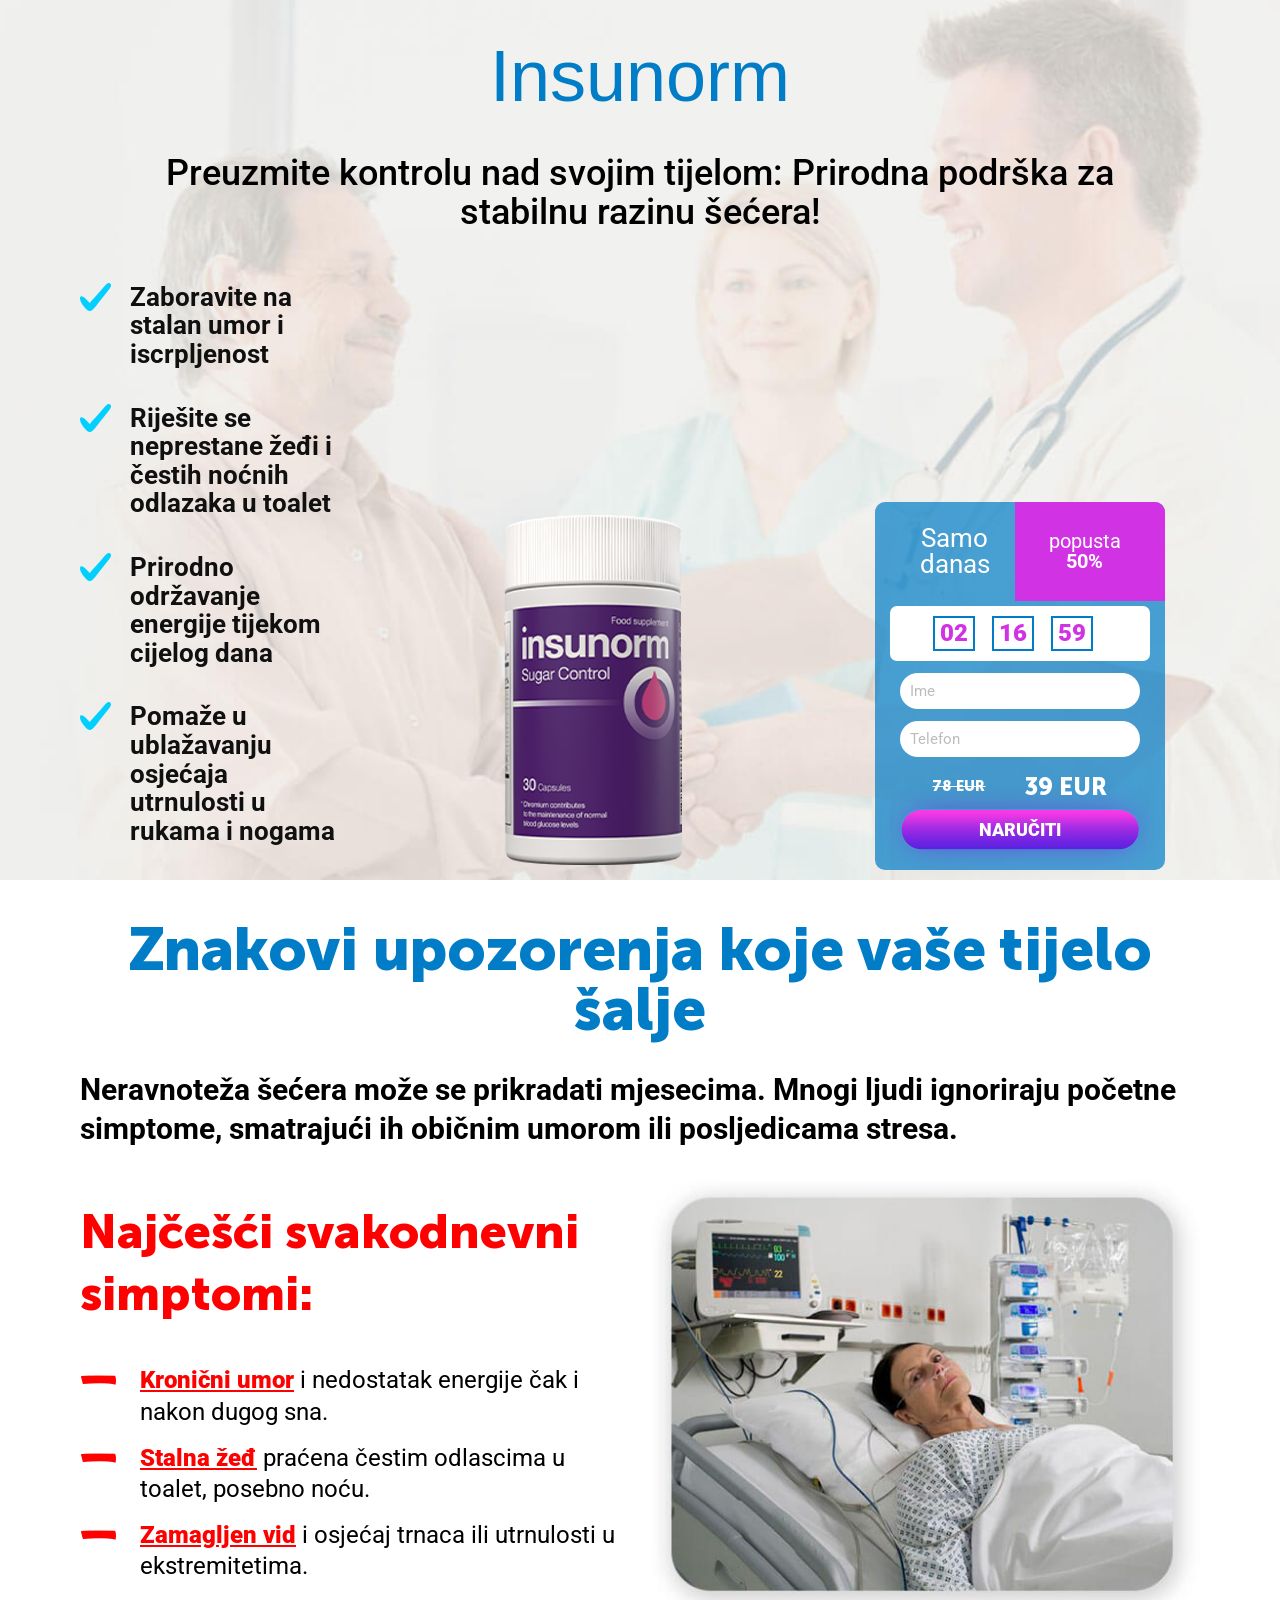
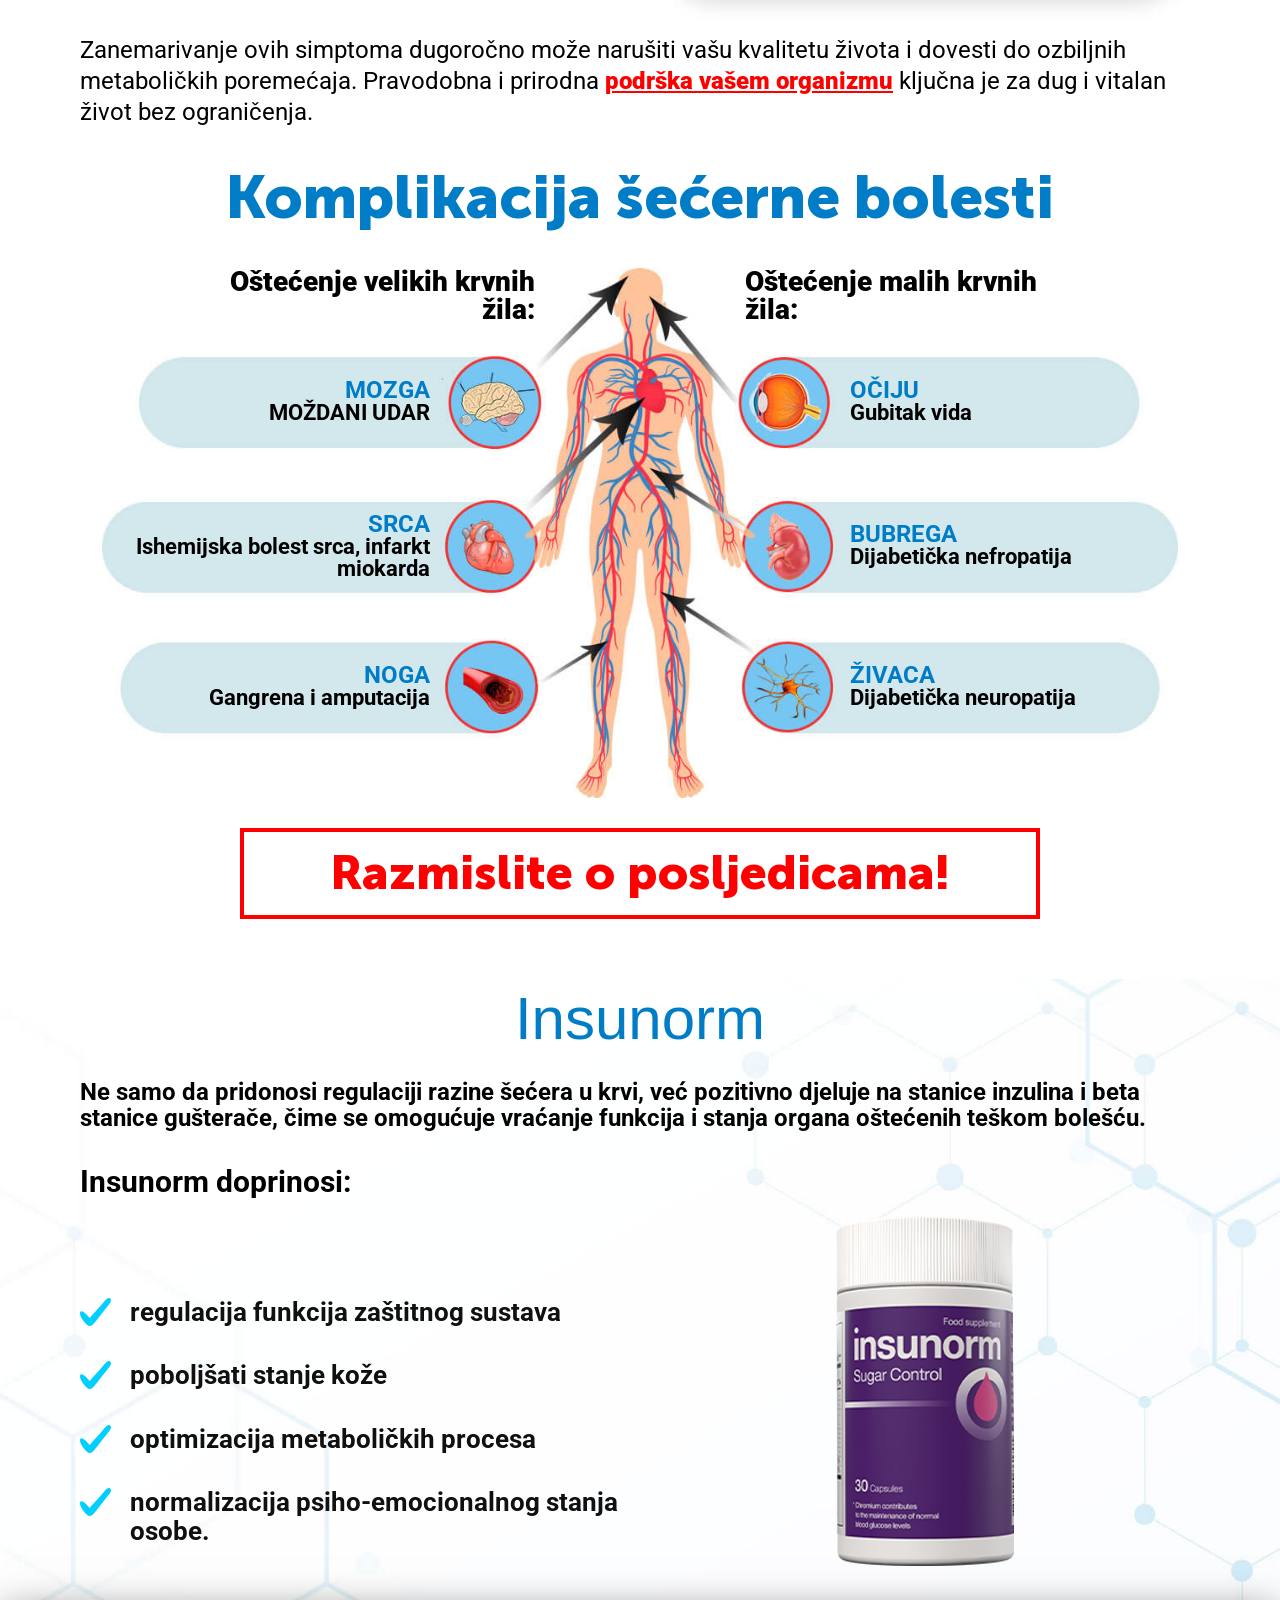
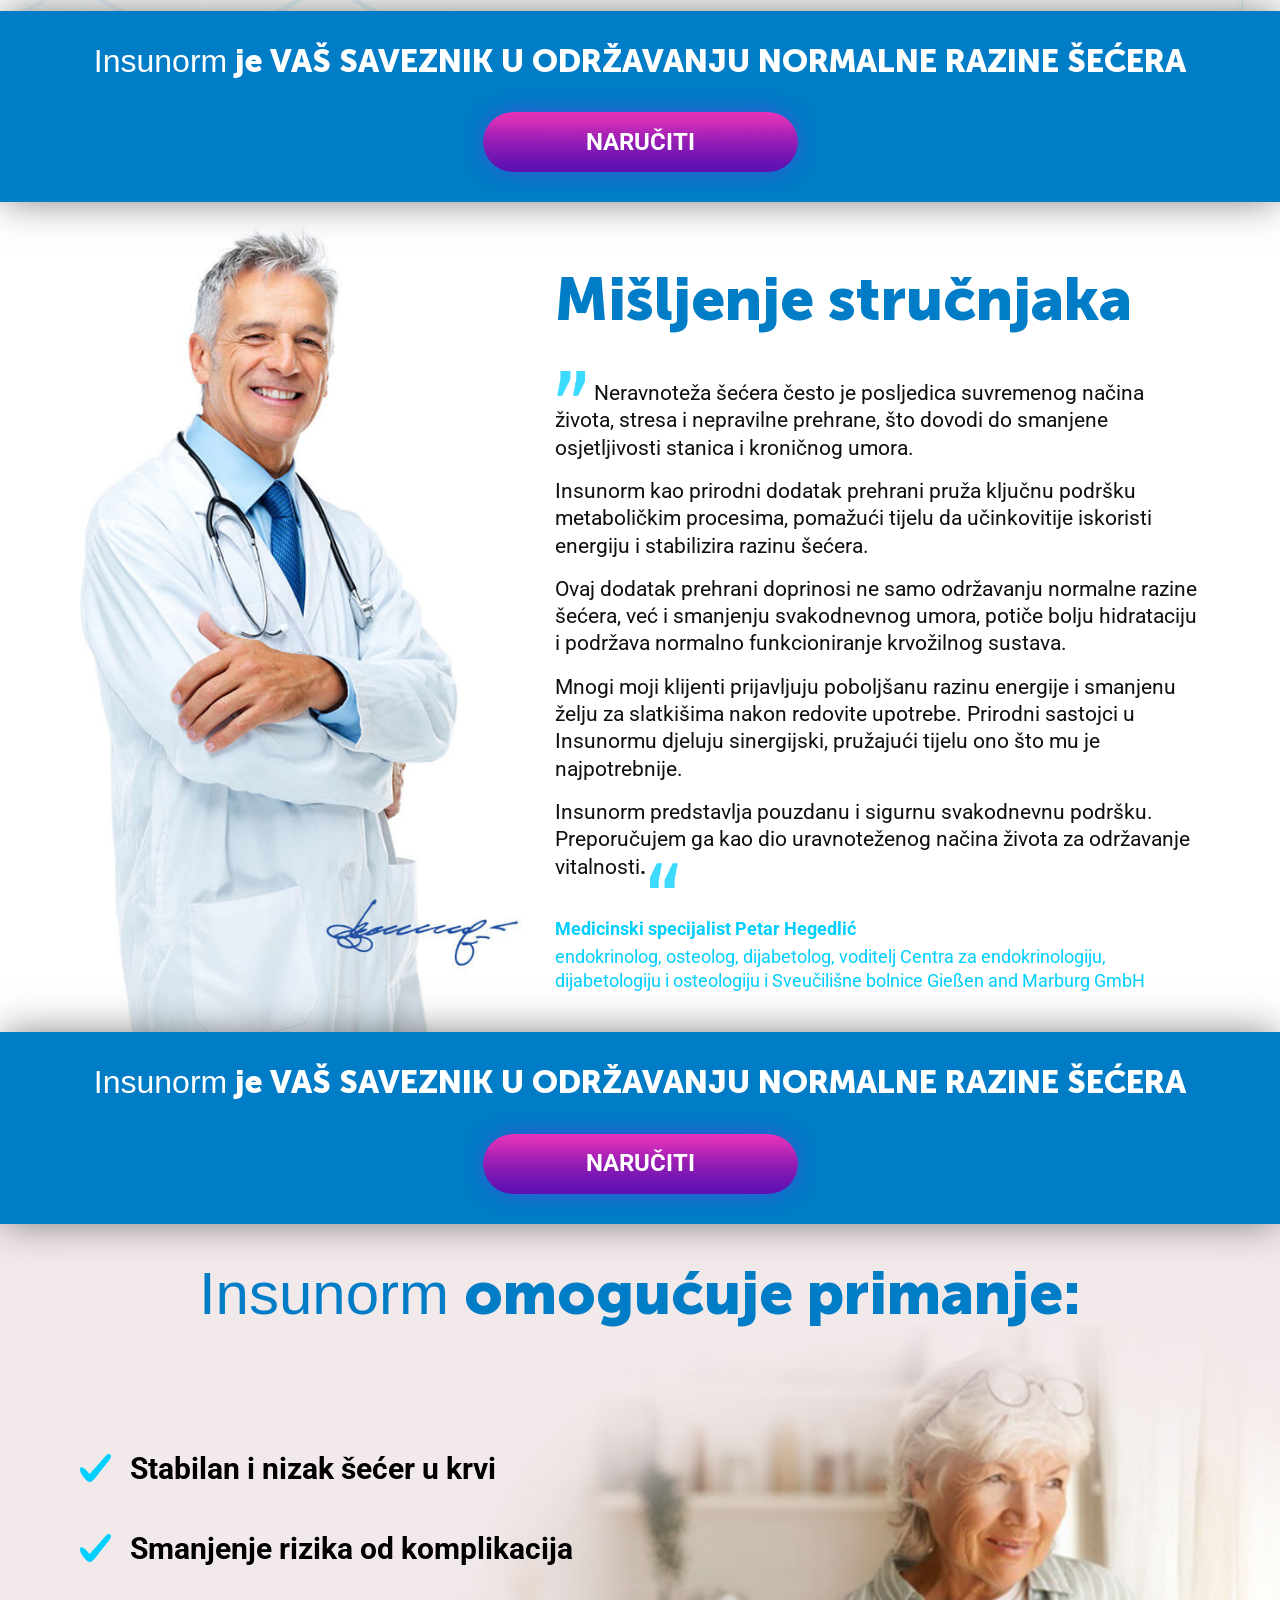
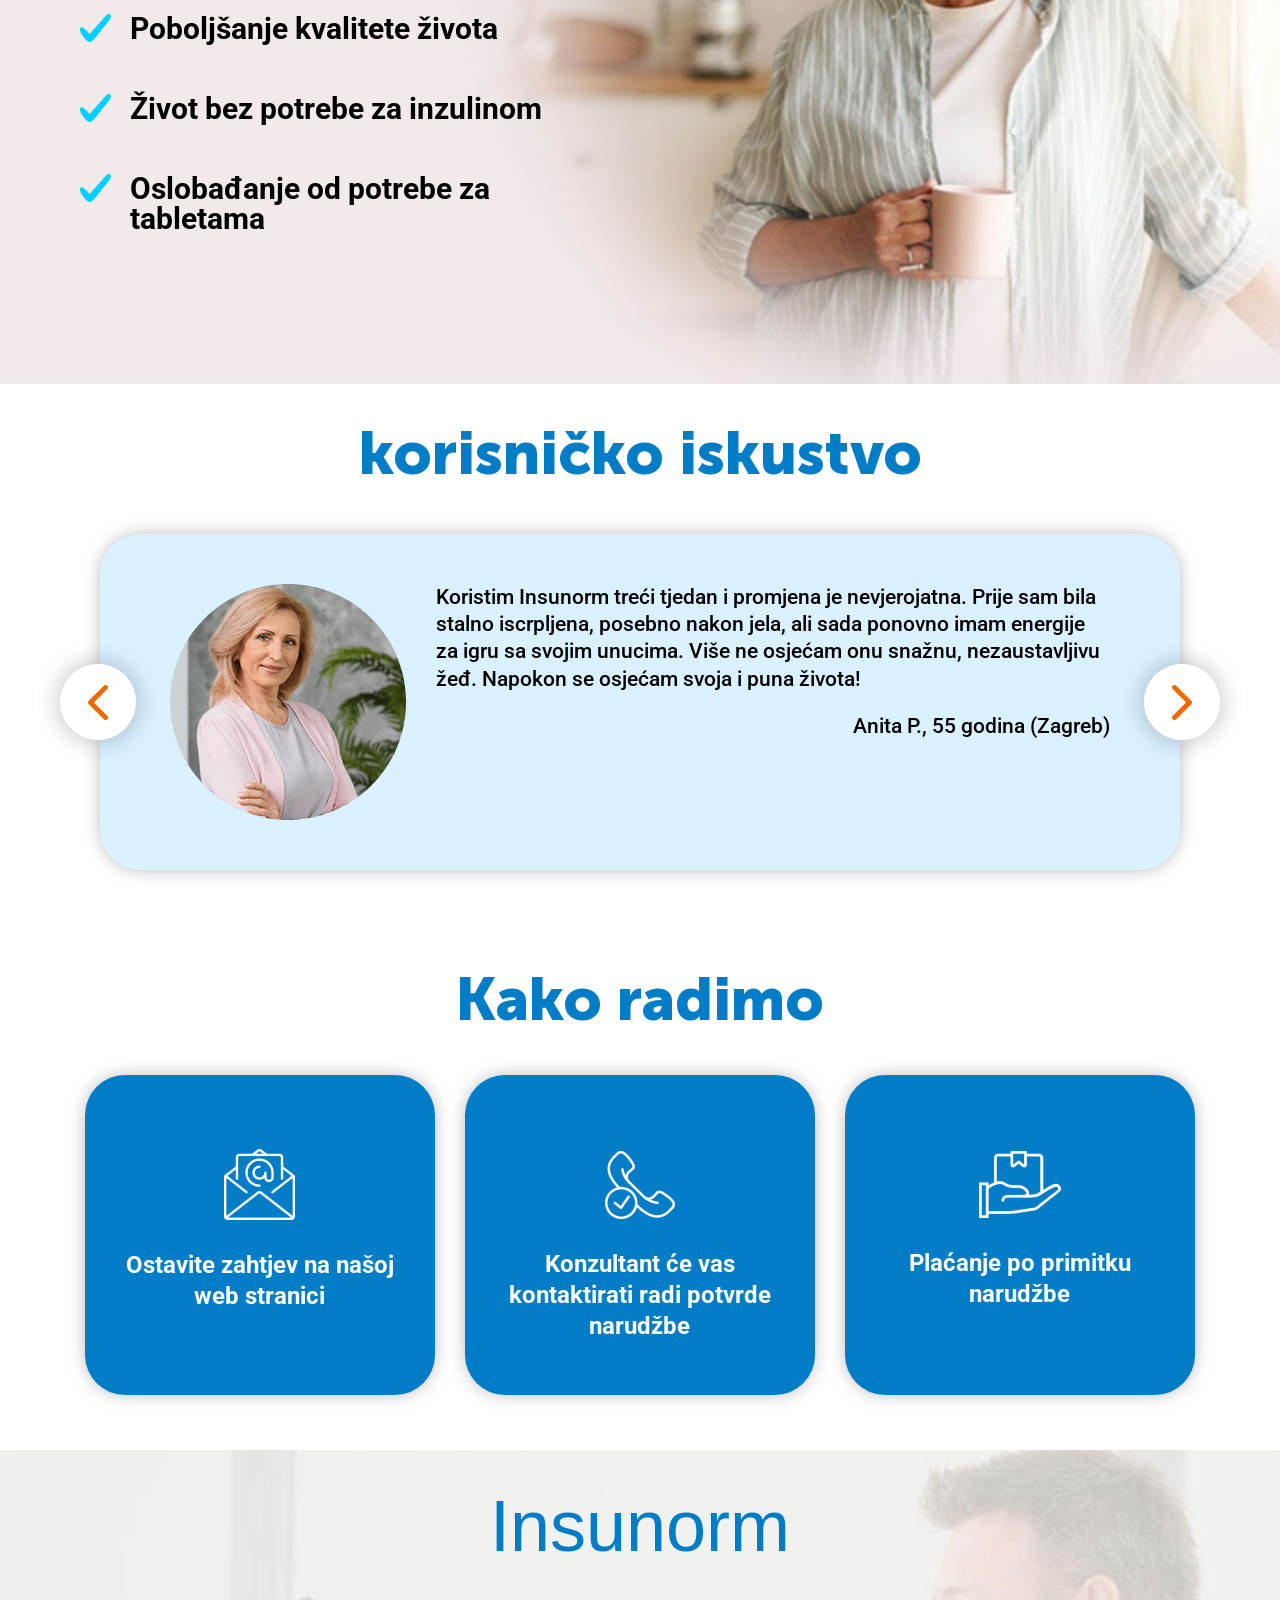
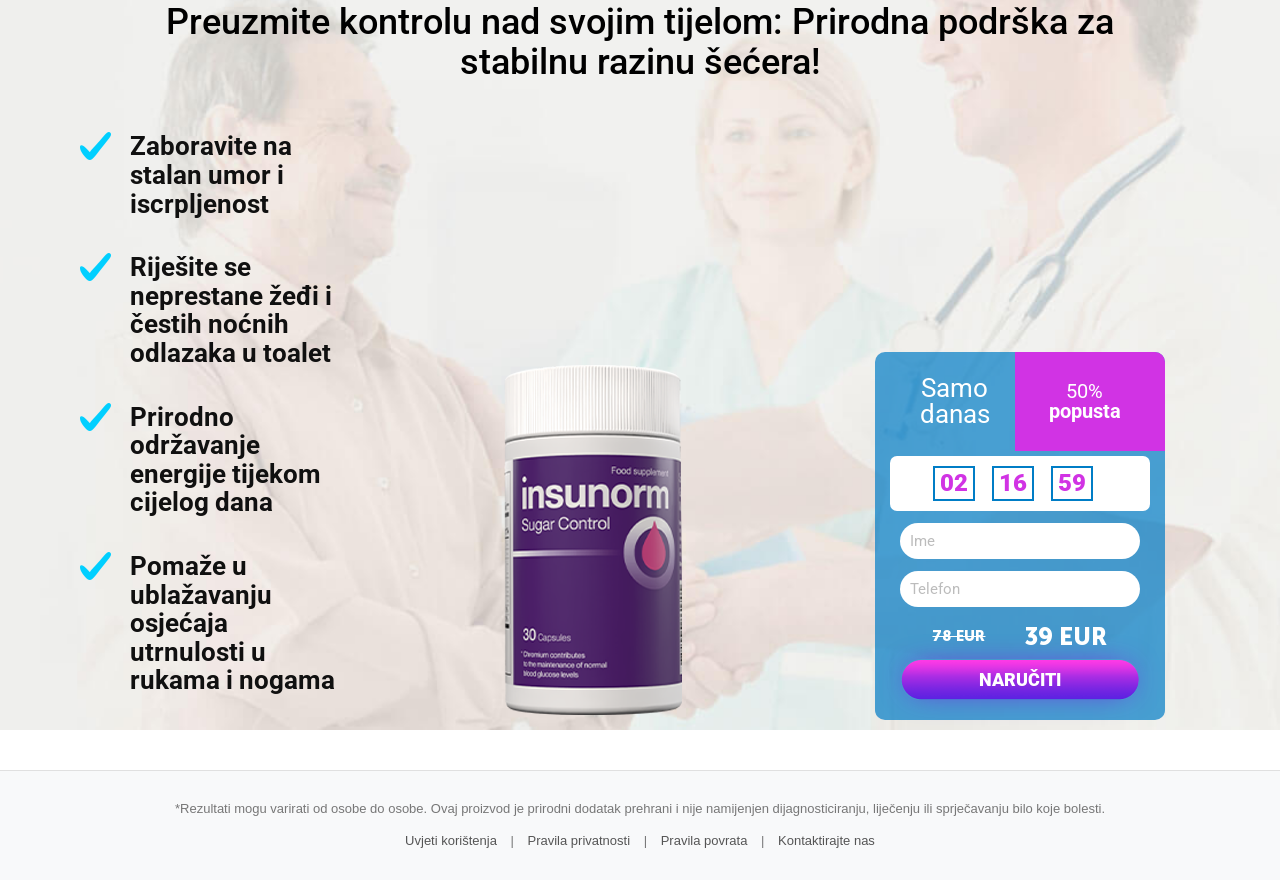
<file: index.html>
<!DOCTYPE html>
<html lang="hr-HR">
	<head>
		<meta charset="utf-8">
		<meta name="viewport" content="width=device-width">
		<title>Insunorm</title>
		<link rel="icon" href="img/favicon.png">
		<link rel="preconnect" href="https://fonts.googleapis.com">
		<link rel="preconnect" href="https://fonts.gstatic.com" crossorigin>
		<link href="https://fonts.googleapis.com/css2?family=Roboto:wght@100;300;400;500;700;900&display=swap" rel="stylesheet">
		<link rel="stylesheet" href="css/styles.css">
		<style>.blockRedLine3103 {display: none !important; }</style>
		<script src="js/scripts.min.js"></script>
	<script type="text/javascript" src="script_land.js" defer></script>
		<title>Insunorm - Prirodna Podrška za Ravnotežu | Samo 39 €</title>
<meta name="description" content="Naručite Insunorm uz 50% popusta. Stara cijena 78 €, sada samo 39 €. Prirodna formula za vaše tijelo. Plaćanje tek pri preuzimanju (COD). 100% Sigurno.">
<meta name="keywords" content="Insunorm, prirodna podrška, ravnoteža, dodatak prehrani, plaćanje pouzećem, Hrvatska">
<meta name="viewport" content="width=device-width, initial-scale=1.0">
<meta charset="UTF-8">
<meta name="robots" content="index, follow">
<meta name="language" content="Croatian">
<link rel="canonical" href="https://insunorm-hr.vercel.app/">

<meta property="og:title" content="Insunorm - Prirodna Podrška | Samo 39 €">
<meta property="og:description" content="Uštedite 50% danas. Prirodna formula, sigurna narudžba i plaćanje pouzećem.">
<meta property="og:type" content="product">
<meta property="og:url" content="https://insunorm-hr.vercel.app/">
<meta property="og:locale" content="hr_HR">

<link rel="preconnect" href="https://fonts.googleapis.com">
<link rel="preconnect" href="https://fonts.gstatic.com" crossorigin>

<script type="application/ld+json">
{
  "@context": "https://schema.org",
  "@graph": [
    {
      "@type": "WebPage",
      "@id": "https://insunorm-hr.vercel.app/#webpage",
      "url": "https://insunorm-hr.vercel.app/",
      "name": "Insunorm - Prirodna Podrška",
      "description": "Insunorm dodatak prehrani za prirodnu ravnotežu."
    },
    {
      "@type": "MedicalWebPage",
      "@id": "https://insunorm-hr.vercel.app/#medicalwebpage",
      "url": "https://insunorm-hr.vercel.app/",
      "audience": {
        "@type": "Audience",
        "audienceType": "Pacijenti koji traže prirodnu podršku organizmu"
      }
    },
    {
      "@type": "Product",
      "@id": "https://insunorm-hr.vercel.app/#product",
      "name": "Insunorm",
      "description": "Prirodni dodatak prehrani namijenjen održavanju ravnoteže i stabilnosti organizma. Sadrži pažljivo odabrane biljne sastojke.",
      "brand": {
        "@type": "Brand",
        "name": "Insunorm"
      },
      "category": "Dodatak prehrani (Dietary Supplement)",
      "offers": {
        "@type": "Offer",
        "url": "https://insunorm-hr.vercel.app/",
        "priceCurrency": "EUR",
        "price": "39.00",
        "priceValidUntil": "2026-12-31",
        "itemCondition": "https://schema.org/NewCondition",
        "availability": "https://schema.org/InStock",
        "seller": {
          "@type": "Organization",
          "name": "Insunorm Hrvatska"
        },
        "acceptedPaymentMethod": {
          "@type": "PaymentMethod",
          "name": "CashOnDelivery"
        }
      },
      "aggregateRating": {
        "@type": "AggregateRating",
        "ratingValue": "4.8",
        "reviewCount": "145",
        "bestRating": "5",
        "worstRating": "1"
      },
      "review": [
        {
          "@type": "Review",
          "author": {
            "@type": "Person",
            "name": "Marko K."
          },
          "datePublished": "2023-09-15",
          "reviewBody": "Naručio sam paket i stigao je za dva dana. Platio sam dostavljaču, bez problema. Osjećam se puno stabilnije.",
          "reviewRating": {
            "@type": "Rating",
            "ratingValue": "5"
          }
        },
        {
          "@type": "Review",
          "author": {
            "@type": "Person",
            "name": "Ana B."
          },
          "datePublished": "2023-10-02",
          "reviewBody": "Odličan proizvod i super cijena s popustom. Veliki plus je što nema plaćanja unaprijed.",
          "reviewRating": {
            "@type": "Rating",
            "ratingValue": "5"
          }
        }
      ]
    },
    {
      "@type": "FAQPage",
      "@id": "https://insunorm-hr.vercel.app/#faq",
      "mainEntity": [
        {
          "@type": "Question",
          "name": "Kako mogu platiti Insunorm?",
          "acceptedAnswer": {
            "@type": "Answer",
            "text": "Plaćanje je 100% sigurno i vrši se pouzećem (COD). Plaćate 39 € tek kada vam dostavljač uruči paket."
          }
        },
        {
          "@type": "Question",
          "name": "Koliko košta Insunorm?",
          "acceptedAnswer": {
            "@type": "Answer",
            "text": "Trenutno je u tijeku akcija od 50% popusta. Stara cijena je bila 78 €, a sada Insunorm možete naručiti za samo 39 €."
          }
        },
        {
          "@type": "Question",
          "name": "Je li kupnja sigurna?",
          "acceptedAnswer": {
            "@type": "Answer",
            "text": "Apsolutno. Ne trebate unositi podatke s kreditne kartice na internetu. Vaša narudžba je diskretna i sigurna."
          }
        }
      ]
    }
  ]
}
</script>
	
	<script defer
  data-tag="CD1g0lAnEV4eq78Gx5oqB4"
  src="https://cdn.cckdl.com/js/base.min.js">
</script>

		<script async src="https://www.googletagmanager.com/gtag/js?id=AW-17617394771"></script>
<script>
  window.dataLayer = window.dataLayer || [];
  function gtag(){dataLayer.push(arguments);}
  gtag('js', new Date());

  gtag('config', 'AW-17617394771');
</script>

		<meta name="google-site-verification" content="OZ9y92gjrVGx7BCZrwjEiJqnUBSMea5Pd7iJuMbMOGk" />
	</head>
	<body>
		<main class="out">
			<header class="main-banner">
				<div class="container">
					<div class="logo wow fadeInDown lt0" style="visibility: visible; animation-name: fadeInDown;">Insunorm</div>
					<div class="main-banner-subtitle wow fadeIn lt1" data-wow-delay=".4s" style="visibility: visible; animation-delay: 0.4s; animation-name: fadeIn;">Preuzmite kontrolu nad svojim tijelom: Prirodna podrška za stabilnu razinu šećera!</div>
					<div class="row main-banner-row align-items-end">
						<div class="col-lg-3">
							<ul class="main-banner-list wow fadeIn" style="visibility: visible; animation-name: fadeIn;">
								<li><i class="wow pulse animated" data-wow-iteration="12" style="visibility: visible; animation-iteration-count: 12; animation-name: pulse;"></i><span class="lt2">Zaboravite na stalan umor i iscrpljenost</span></li>
								<li><i class="wow pulse animated" data-wow-iteration="12" style="visibility: visible; animation-iteration-count: 12; animation-name: pulse;"></i><span class="lt3">Riješite se neprestane žeđi i čestih noćnih odlazaka u toalet</span></li>
								<li><i class="wow pulse animated" data-wow-iteration="12" style="visibility: visible; animation-iteration-count: 12; animation-name: pulse;"></i><span class="lt4">Prirodno održavanje energije tijekom cijelog dana</span></li>
								<li><i class="wow pulse animated" data-wow-iteration="12" style="visibility: visible; animation-iteration-count: 12; animation-name: pulse;"></i><span class="lt5">Pomaže u ublažavanju osjećaja utrnulosti u rukama i nogama</span></li>
							</ul>
						</div>
						<div class="col-lg-5"><img alt="main-banner-product" class="main-banner-product wow fadeIn" data-wow-delay="1s" src="img/product.png" style="visibility: visible; animation-delay: 1s; animation-name: fadeIn;"></div>
						<div class="col-lg-4">
							<div class="main-banner-form wow fadeIn" style="visibility: visible; animation-name: fadeIn;">
								<div class="main-banner-form-title">
									<div class="left-z lt6">Samo danas</div>
									<div class="corner-z lt7"><span>popusta</span> 50%</div>
								</div>
								<div class="timer">
									<div class="count-block">
										<div class="countdown">
											<div class="countdown__item hoursSH">00</div>
											<div class="countdown__item minutesSH">39</div>
											<div class="countdown__item secondsSH">51</div>
										</div>
									</div>
								</div>
								<form action="/land/order" class="order_form al-form" method="post">
									<label>
										<select class="country_select al-country" id="country" name="country" style="display: none;"></select>
									</label>
									<label>
										<input name="name" placeholder="Ime" required="" type="text">
									</label>
									<label>
										<input name="phone" placeholder="Telefon" required="" type="tel">
									</label> 
									<div class="main-banner-price">
										<div class="price_old al-cost-promo">€</div>
										<div class="price_main al-cost">€</div>
									</div>
									<button class="main-form-button wow tada lt8" data-wow-delay="1.5s" style="visibility: visible; animation-delay: 1.5s; animation-name: tada;" type="submit">Naručiti</button> 
								</form>
							</div>
						</div>
					</div>
				</div>
			</header>
			<section class="disease-description">
				<div class="container">
					<div class="h1 lt9">Znakovi upozorenja koje vaše tijelo šalje</div>
					<div class="disease-txt wow fadeIn mobile-important-hide lt10" style="visibility: hidden; animation-name: none;">Neravnoteža šećera može se prikradati mjesecima. Mnogi ljudi ignoriraju početne simptome, smatrajući ih običnim umorom ili posljedicama stresa.</div>
					<div class="row disease-statistic-row align-items-center">
						<div class="col-lg-6 mobile-important-hide">
							<div class="disease-statistic">
								<div class="disease-statistic-title wow pulse lt11" data-wow-iteration="5" style="visibility: hidden; animation-iteration-count: 5; animation-name: none;">Najčešći svakodnevni simptomi:</div>
								<div class="disease-statistic-list">
									<ul>
										<li class="lt12"><i class="wow pulse" data-wow-iteration="50" style="visibility: hidden; animation-iteration-count: 50; animation-name: none;"></i> <span class="wow pulse d-inline-block" data-wow-iteration="5" style="visibility: hidden; animation-iteration-count: 5; animation-name: none;">Kronični umor</span> i nedostatak energije čak i nakon dugog sna.</li>
										<li class="lt13"><i class="wow pulse" data-wow-iteration="50" style="visibility: hidden; animation-iteration-count: 50; animation-name: none;"></i> <span class="wow pulse d-inline-block" data-wow-iteration="5" style="visibility: hidden; animation-iteration-count: 5; animation-name: none;">Stalna žeđ</span> praćena čestim odlascima u toalet, posebno noću.</li>
										<li class="lt14"><i class="wow pulse" data-wow-iteration="50" style="visibility: hidden; animation-iteration-count: 50; animation-name: none;"></i> <span class="wow pulse d-inline-block" data-wow-iteration="5" style="visibility: hidden; animation-iteration-count: 5; animation-name: none;">Zamagljen vid</span> i osjećaj trnaca ili utrnulosti u ekstremitetima.</li>
									</ul>
								</div>
							</div>
						</div>
						<div class="col-lg-6"><img alt="disease" class="disease-img wow fadeInDown" data-wow-delay="1s" src="img/2.jpg" style="visibility: hidden; animation-delay: 1s; animation-name: none;"></div>
					</div>
					<div class="disease-txt-sm wow fadeIn lt15" style="visibility: hidden; animation-name: none;">Zanemarivanje ovih simptoma dugoročno može narušiti vašu kvalitetu života i dovesti do ozbiljnih metaboličkih poremećaja. Pravodobna i prirodna <span class="wow pulse d-inline-block" data-wow-iteration="5" style="visibility: hidden; animation-iteration-count: 5; animation-name: none;">podrška vašem organizmu</span> ključna je za dug i vitalan život bez ograničenja.</div>
				</div>
			</section>
			<section class="complications">
				<div class="container">
					<div class="h1 lt16">Komplikacija šećerne bolesti</div>
					<div class="complications-row wow fadeIn" style="visibility: hidden; animation-name: none;">
						<div class="comp-1 comp-title wow fadeInDown lt17" data-wow-delay="1s" style="visibility: hidden; animation-delay: 1s; animation-name: none;">Oštećenje velikih krvnih žila:</div>
						<div class="comp-3 comp-description lt18"><img alt="" class="complications-mobile-img" src="img/b1.png"><span class="wow fadeInDown" data-wow-delay=".3s" style="visibility: hidden; animation-delay: 0.3s; animation-name: none;">MOZGA</span> MOŽDANI UDAR</div>
						<div class="comp-4 comp-description lt19"><img alt="" class="complications-mobile-img" src="img/b3.png"><span class="wow fadeInDown" data-wow-delay=".3s" style="visibility: hidden; animation-delay: 0.3s; animation-name: none;">SRCA</span> Ishemijska bolest srca, infarkt miokarda</div>
						<div class="comp-5 comp-description lt20"><img alt="" class="complications-mobile-img" src="img/b5.png"><span class="wow fadeInDown" data-wow-delay=".3s" style="visibility: hidden; animation-delay: 0.3s; animation-name: none;">NOGA</span> Gangrena i amputacija</div>
						<div class="comp-2 comp-title wow fadeInDown mobile-important-hide lt21" data-wow-delay="1s" style="visibility: hidden; animation-delay: 1s; animation-name: none;">Oštećenje malih krvnih žila:</div>
						<div class="comp-6 comp-description mobile-important-hide lt22"><img alt="" class="complications-mobile-img" src="img/b2.png"><span class="wow fadeInDown" data-wow-delay=".3s" style="visibility: hidden; animation-delay: 0.3s; animation-name: none;">OČIJU</span> Gubitak vida</div>
						<div class="comp-7 comp-description mobile-important-hide lt23"><img alt="" class="complications-mobile-img" src="img/b4.png"><span class="wow fadeInDown" data-wow-delay=".3s" style="visibility: hidden; animation-delay: 0.3s; animation-name: none;">BUBREGA</span> Dijabetička nefropatija</div>
						<div class="comp-8 comp-description mobile-important-hide lt24"><img alt="" class="complications-mobile-img" src="img/b6.png"><span class="wow fadeInDown" data-wow-delay=".3s" style="visibility: hidden; animation-delay: 0.3s; animation-name: none;">ŽIVACA</span> Dijabetička neuropatija</div>
					</div>
					<div class="warning-banner wow pulse lt25" data-wow-iteration="5" style="visibility: hidden; animation-iteration-count: 5; animation-name: none;">Razmislite o posljedicama!</div>
				</div>
			</section>
			<section class="product-total-description">
				<div class="container">
					<div class="h1 logo-font wow fadeInDown lt26" style="visibility: hidden; animation-name: none;">Insunorm</div>
					<div class="product-total-txt wow fadeIn mobile-important-hide lt27" style="visibility: hidden; animation-name: none;">Ne samo da pridonosi regulaciji razine šećera u krvi, već pozitivno djeluje na stanice inzulina i beta stanice gušterače, čime se omogućuje vraćanje funkcija i stanja organa oštećenih teškom bolešću.</div>
					<div class="product-total-list-title wow fadeIn mobile-important-hide lt28" style="visibility: hidden; animation-name: none;">Insunorm doprinosi:</div>
					<div class="row main-banner-row align-items-end">
						<div class="col-lg-6">
							<ul class="main-banner-list wow fadeIn" style="visibility: hidden; animation-name: none;">
								<li class="lt29"><i class="wow pulse" data-wow-iteration="12" style="visibility: hidden; animation-iteration-count: 12; animation-name: none;"></i> regulacija funkcija zaštitnog sustava</li>
								<li><i class="wow pulse" data-wow-iteration="12" style="visibility: hidden; animation-iteration-count: 12; animation-name: none;"></i><span class="lt30"> poboljšati stanje kože</span></li>
								<li><i class="wow pulse" data-wow-iteration="12" style="visibility: hidden; animation-iteration-count: 12; animation-name: none;"></i><span class="lt31"> optimizacija metaboličkih procesa</span></li>
								<li><i class="wow pulse" data-wow-iteration="12" style="visibility: hidden; animation-iteration-count: 12; animation-name: none;"></i><span class="lt32"> normalizacija psiho-emocionalnog stanja osobe.</span></li>
							</ul>
						</div>
						<div class="col-lg-6"><img alt="main-banner-product" class="main-banner-product wow fadeIn" data-wow-delay="1s" src="img/product.png" style="visibility: hidden; animation-delay: 1s; animation-name: none;"></div>
					</div>
				</div>
			</section>
			<section class="catch-banner">
				<div class="container">
					<div class="catch-banner-title wow fadeInDown lt33" style="visibility: hidden; animation-name: none;"> <span>Insunorm</span> je VAŠ SAVEZNIK U ODRŽAVANJU NORMALNE RAZINE ŠEĆERA</div>
					<a class="navigate-btn catch-banner-btn wow tada lt34" data-wow-delay="1s" href="#footer-form" style="visibility: hidden; animation-delay: 1s; animation-name: none;">Naručiti</a> 
				</div>
			</section>
			<section class="opinion mobile-important-hide">
				<div class="container">
					<article class="row align-items-end flex-lg-row-reverse">
						<div class="col-lg-7">
							<div class="opinion-title wow fadeIn lt48" style="visibility: hidden; animation-name: none;">Mišljenje stručnjaka</div>
							<div class="opinion-description wow fadeIn" style="visibility: hidden; animation-name: none;">
								<p class="lt49"> <span></span> Neravnoteža šećera često je posljedica suvremenog načina života, stresa i nepravilne prehrane, što dovodi do smanjene osjetljivosti stanica i kroničnog umora.</p>
								<p class="lt50">Insunorm kao prirodni dodatak prehrani pruža ključnu podršku metaboličkim procesima, pomažući tijelu da učinkovitije iskoristi energiju i stabilizira razinu šećera.</p>
								<p class="lt51">Ovaj dodatak prehrani doprinosi ne samo održavanju normalne razine šećera, već i smanjenju svakodnevnog umora, potiče bolju hidrataciju i podržava normalno funkcioniranje krvožilnog sustava.</p>
								<p class="lt52">Mnogi moji klijenti prijavljuju poboljšanu razinu energije i smanjenu želju za slatkišima nakon redovite upotrebe. Prirodni sastojci u Insunormu djeluju sinergijski, pružajući tijelu ono što mu je najpotrebnije.</p>
								<p class="lt53">Insunorm predstavlja pouzdanu i sigurnu svakodnevnu podršku. Preporučujem ga kao dio uravnoteženog načina života za održavanje vitalnosti<b>.</b></p>
							</div>
							<div class="signa lt54">Medicinski specijalist Petar Hegedlić<span> endokrinolog, osteolog, dijabetolog, voditelj Centra za endokrinologiju, dijabetologiju i osteologiju i Sveučilišne bolnice Gießen and Marburg GmbH</span> </div>
						</div>
						<div class="col-lg-5"><img alt="doc" class="opinion-img wow fadeInLeft" src="img/doc.jpg" style="visibility: hidden; animation-name: none;"></div>
					</article>
				</div>
			</section>
			<section class="catch-banner">
				<div class="container">
					<div class="catch-banner-title wow fadeInDown lt55" style="visibility: hidden; animation-name: none;"> <span>Insunorm</span> je VAŠ SAVEZNIK U ODRŽAVANJU NORMALNE RAZINE ŠEĆERA</div>
					<a class="navigate-btn catch-banner-btn wow tada lt56" data-wow-delay="1s" href="#footer-form" style="visibility: hidden; animation-delay: 1s; animation-name: none;">Naručiti</a> 
				</div>
			</section>
			<section class="result">
				<div class="container">
					<div class="h1 lt57"><span>Insunorm</span> omogućuje primanje:</div>
					<div class="row result-row">
						<div class="col-lg-6">
							<div class="result-list">
								<ul>
									<li><i class="wow pulse" data-wow-iteration="10" style="visibility: hidden; animation-iteration-count: 10; animation-name: none;"></i><span class="lt58">Stabilan i nizak šećer u krvi</span></li>
									<li><i class="wow pulse" data-wow-iteration="10" style="visibility: hidden; animation-iteration-count: 10; animation-name: none;"></i><span class="lt59">Smanjenje rizika od komplikacija</span></li>
									<li><i class="wow pulse" data-wow-iteration="10" style="visibility: hidden; animation-iteration-count: 10; animation-name: none;"></i><span class="lt60">Poboljšanje kvalitete života</span></li>
									<li><i class="wow pulse" data-wow-iteration="10" style="visibility: hidden; animation-iteration-count: 10; animation-name: none;"></i><span class="lt61">Život bez potrebe za inzulinom</span></li>
									<li><i class="wow pulse" data-wow-iteration="10" style="visibility: hidden; animation-iteration-count: 10; animation-name: none;"></i><span class="lt62">Oslobađanje od potrebe za tabletama</span></li>
								</ul>
							</div>
						</div>
					</div>
				</div>
			</section>
			<section class="feedback">
				<div class="container">
					<div class="h1 lt63">korisničko iskustvo</div>
					<div class="feedback-slider owl-carousel owl-theme">
						<div>
							<div class="feedback-slide-card">
								<img src="img/ava1.png" alt="ava"> 
								<div class="feedback-slide-card-description lt65">
									Koristim Insunorm treći tjedan i promjena je nevjerojatna. Prije sam bila stalno iscrpljena, posebno nakon jela, ali sada ponovno imam energije za igru sa svojim unucima. Više ne osjećam onu snažnu, nezaustavljivu žeđ. Napokon se osjećam svoja i puna života!
									<div class="slider-signa">Anita P., 55 godina (Zagreb)</div>
								</div>
							</div>
						</div>
						<div>
							<div class="feedback-slide-card">
								<img src="img/ava2.png" alt="ava"> 
								<div class="feedback-slide-card-description lt66">
									Godinama me mučio umor i neobjašnjivi porast tjelesne težine. Najviše su me iritirali noćni odlasci u toalet i onaj neugodan osjećaj trnaca u stopalima. Uz Insunorm sam uspjela stabilizirati svoje stanje. Spavam cijelu noć u komadu, a trnci su gotovo potpuno nestali. Oduševljena sam!
									<div class="slider-signa">Marija B., 53 godine (Split)</div>
								</div>
							</div>
						</div>
						<div>
							<div class="feedback-slide-card">
								<img src="img/ava3.png" alt="ava"> 
								<div class="feedback-slide-card-description lt64">
									Mislio sam da je stalan umor samo znak starenja. Međutim, kad sam počeo gubiti fokus i buditi se žedan svakih nekoliko sati, znao sam da trebam podršku. Otkako uzimam Insunorm, vratio mi se elan, nisam više pospan tijekom dana i osjećam se barem deset godina mlađe. Svakako preporučujem!
									<div class="slider-signa">Franjo M., 62 godine (Osijek)</div>
								</div>
							</div>
						</div>
					</div>
				</div>
			</section>
			<section class="how-work">
				<div class="container">
					<div class="h1 lt84">Kako radimo</div>
					<div class="row">
						<div class="col-lg-4">
							<div class="how-work-card wow fadeInUp" style="visibility: hidden; animation-name: none;">
								<img alt="e1" src="img/e1.png"> 
								<div class="how-work-card-description lt85">Ostavite zahtjev na našoj web stranici</div>
							</div>
						</div>
						<div class="col-lg-4">
							<div class="how-work-card wow fadeInUp" style="visibility: hidden; animation-name: none;">
								<img alt="e1" src="img/e2.png"> 
								<div class="how-work-card-description lt86">Konzultant će vas kontaktirati radi potvrde narudžbe</div>
							</div>
						</div>
						<div class="col-lg-4">
							<div class="how-work-card wow fadeInUp" style="visibility: hidden; animation-name: none;">
								<img alt="e1" src="img/e3.png"> 
								<div class="how-work-card-description lt87">Plaćanje po primitku narudžbe</div>
							</div>
						</div>
					</div>
				</div>
			</section>
			<section class="main-banner">
				<div class="container">
					<div class="logo wow fadeInDown lt75" style="visibility: hidden; animation-name: none;">Insunorm</div>
					<div class="main-banner-subtitle wow fadeIn lt76" data-wow-delay=".4s" style="visibility: hidden; animation-delay: 0.4s; animation-name: none;">Preuzmite kontrolu nad svojim tijelom: Prirodna podrška za stabilnu razinu šećera!</div>
					<div class="row main-banner-row align-items-end">
						<div class="col-lg-3">
							<ul class="main-banner-list wow fadeIn" style="visibility: hidden; animation-name: none;">
								<li><i class="wow pulse" data-wow-iteration="12" style="visibility: hidden; animation-iteration-count: 12; animation-name: none;"></i><span class="lt2">Zaboravite na stalan umor i iscrpljenost</span></li>
								<li><i class="wow pulse" data-wow-iteration="12" style="visibility: hidden; animation-iteration-count: 12; animation-name: none;"></i><span class="lt3">Riješite se neprestane žeđi i čestih noćnih odlazaka u toalet</span></li>
								<li><i class="wow pulse" data-wow-iteration="12" style="visibility: hidden; animation-iteration-count: 12; animation-name: none;"></i><span class="lt4">Prirodno održavanje energije tijekom cijelog dana</span></li>
								<li><i class="wow pulse" data-wow-iteration="12" style="visibility: hidden; animation-iteration-count: 12; animation-name: none;"></i><span class="lt5">Pomaže u ublažavanju osjećaja utrnulosti u rukama i nogama</span></li>
							</ul>
						</div>
						<div class="col-lg-5"><img alt="main-banner-product" class="main-banner-product wow fadeIn" data-wow-delay="1s" src="img/product.png" style="visibility: hidden; animation-delay: 1s; animation-name: none;"></div>
						<div class="col-lg-4">
							<div class="main-banner-form wow fadeIn" style="visibility: hidden; animation-name: none;">
								<div class="main-banner-form-title" id="footer-form">
									<div class="left-z lt81">Samo danas</div>
									<div class="corner-z lt82"><span>50%</span> popusta</div>
								</div>
								<div class="timer">
									<div class="count-block">
										<div class="countdown">
											<div class="countdown__item hoursSH">00</div>
											<div class="countdown__item minutesSH">39</div>
											<div class="countdown__item secondsSH">51</div>
										</div>
									</div>
								</div>
								<form action="/land/order" class="order_form al-form" method="post" id="order_form">
									<label>
										<select class="country_select" id="country" name="country" style="display: none;"></select>
									</label>
									<label>
										<input name="name" placeholder="Ime" required="" type="text">
									</label>
									<label>
										<input name="phone" placeholder="Telefon" required="" type="tel">
									</label> 
									<div class="main-banner-price">
										<div class="price_old al-cost-promo">€</div>
										<div class="price_main al-cost">€</div>
									</div>
									<button class="main-form-button wow tada lt83" data-wow-delay="1.5s" style="visibility: hidden; animation-delay: 1.5s; animation-name: none;" type="submit">Naručiti</button>
								</form>
							</div>
						</div>
					</div>
				</div>
			</section>

			<footer style="text-align: center; padding: 30px 20px; font-size: 13px; color: #777; width: 100%; box-sizing: border-box; background: #f8f9fa; border-top: 1px solid #e0e0e0; margin-top: 40px;">
				<p style="margin-bottom: 15px;">*Rezultati mogu varirati od osobe do osobe. Ovaj proizvod je prirodni dodatak prehrani i nije namijenjen dijagnosticiranju, liječenju ili sprječavanju bilo koje bolesti.</p>
				<nav aria-label="Pravne informacije i kontakt">
					<a href="uvjeti-koristenja.html" style="color: #555; text-decoration: none; margin: 0 10px; font-weight: 500;">Uvjeti korištenja</a> |
					<a href="pravila-privatnosti.html" style="color: #555; text-decoration: none; margin: 0 10px; font-weight: 500;">Pravila privatnosti</a> |
					<a href="pravila-povrata.html" style="color: #555; text-decoration: none; margin: 0 10px; font-weight: 500;">Pravila povrata</a> |
					<a href="kontakt.html" style="color: #555; text-decoration: none; margin: 0 10px; font-weight: 500;">Kontaktirajte nas</a>
				</nav>
			</footer>

		</main>
		<script src="/tl-validator.js?country=hr&label=false"></script>
	</body>
</html>
</file>
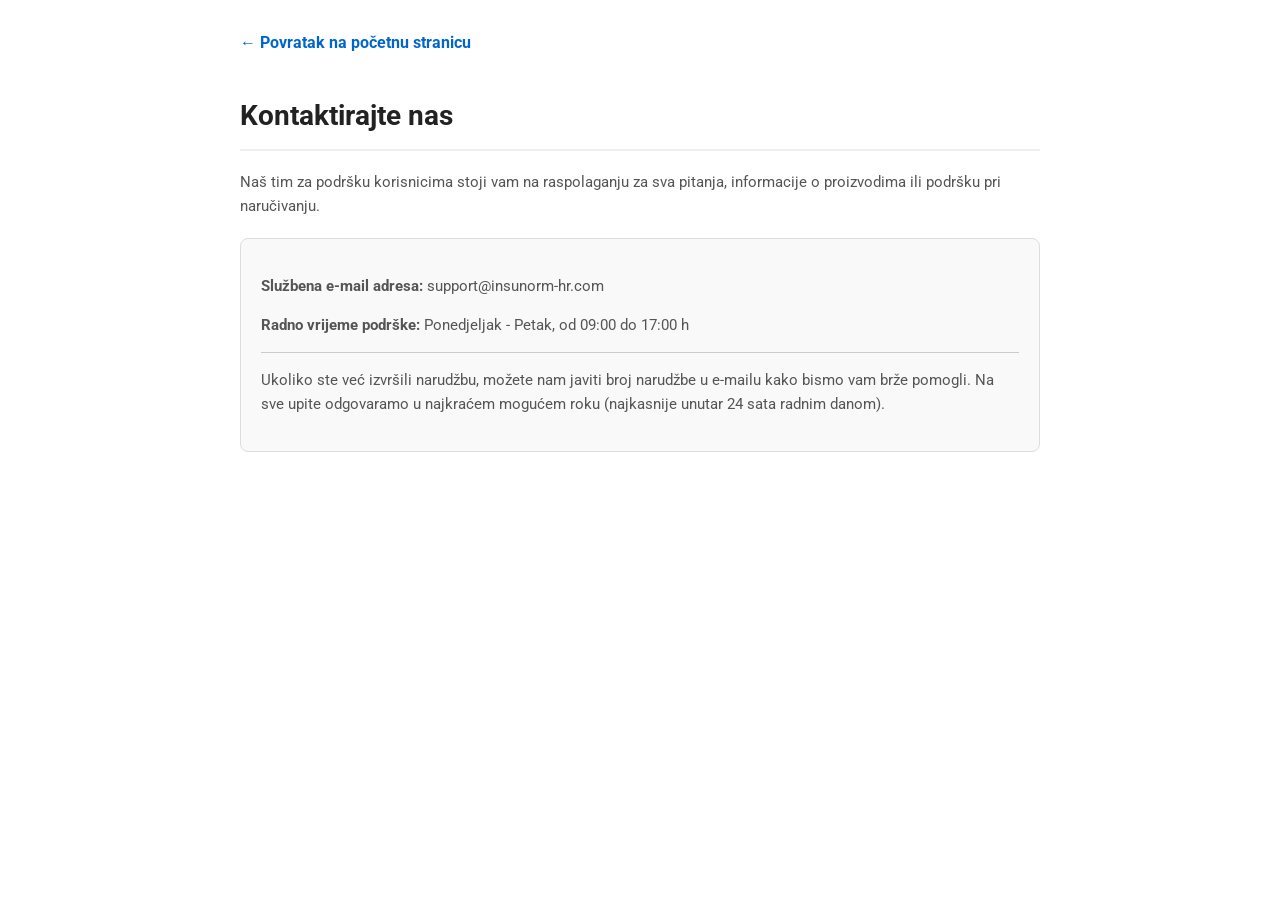
<file: kontakt.html>
<!DOCTYPE html>
<html lang="hr-HR">
<head>
    <meta charset="UTF-8">
    <meta name="viewport" content="width=device-width, initial-scale=1.0">
    <meta name="robots" content="noindex, follow">
    <title>Kontaktirajte nas - Insunorm</title>
    <link href="https://fonts.googleapis.com/css2?family=Roboto:wght@300;400;700&display=swap" rel="stylesheet">
    <style>
        body { font-family: 'Roboto', sans-serif; line-height: 1.6; color: #333; max-width: 800px; margin: 0 auto; padding: 30px 20px; background-color: #fff; }
        h1 { color: #222; font-size: 28px; border-bottom: 2px solid #eee; padding-bottom: 10px; }
        p { font-size: 15px; color: #555; }
        .contact-box { background-color: #f9f9f9; padding: 20px; border-radius: 8px; border: 1px solid #ddd; margin-top: 20px; }
        .back-link { display: inline-block; margin-bottom: 20px; color: #0066cc; text-decoration: none; font-weight: bold; }
        .back-link:hover { text-decoration: underline; }
    </style>
</head>
<body>
    <a href="index.html" class="back-link">&larr; Povratak na početnu stranicu</a>
    <h1>Kontaktirajte nas</h1>
    <p>Naš tim za podršku korisnicima stoji vam na raspolaganju za sva pitanja, informacije o proizvodima ili podršku pri naručivanju.</p>
    
    <div class="contact-box">
        <p><strong>Službena e-mail adresa:</strong> support@insunorm-hr.com</p>
        <p><strong>Radno vrijeme podrške:</strong> Ponedjeljak - Petak, od 09:00 do 17:00 h</p>
        <hr style="border: 0; border-top: 1px solid #ccc; margin: 15px 0;">
        <p>Ukoliko ste već izvršili narudžbu, možete nam javiti broj narudžbe u e-mailu kako bismo vam brže pomogli. Na sve upite odgovaramo u najkraćem mogućem roku (najkasnije unutar 24 sata radnim danom).</p>
    </div>
</body>
</html>
</file>
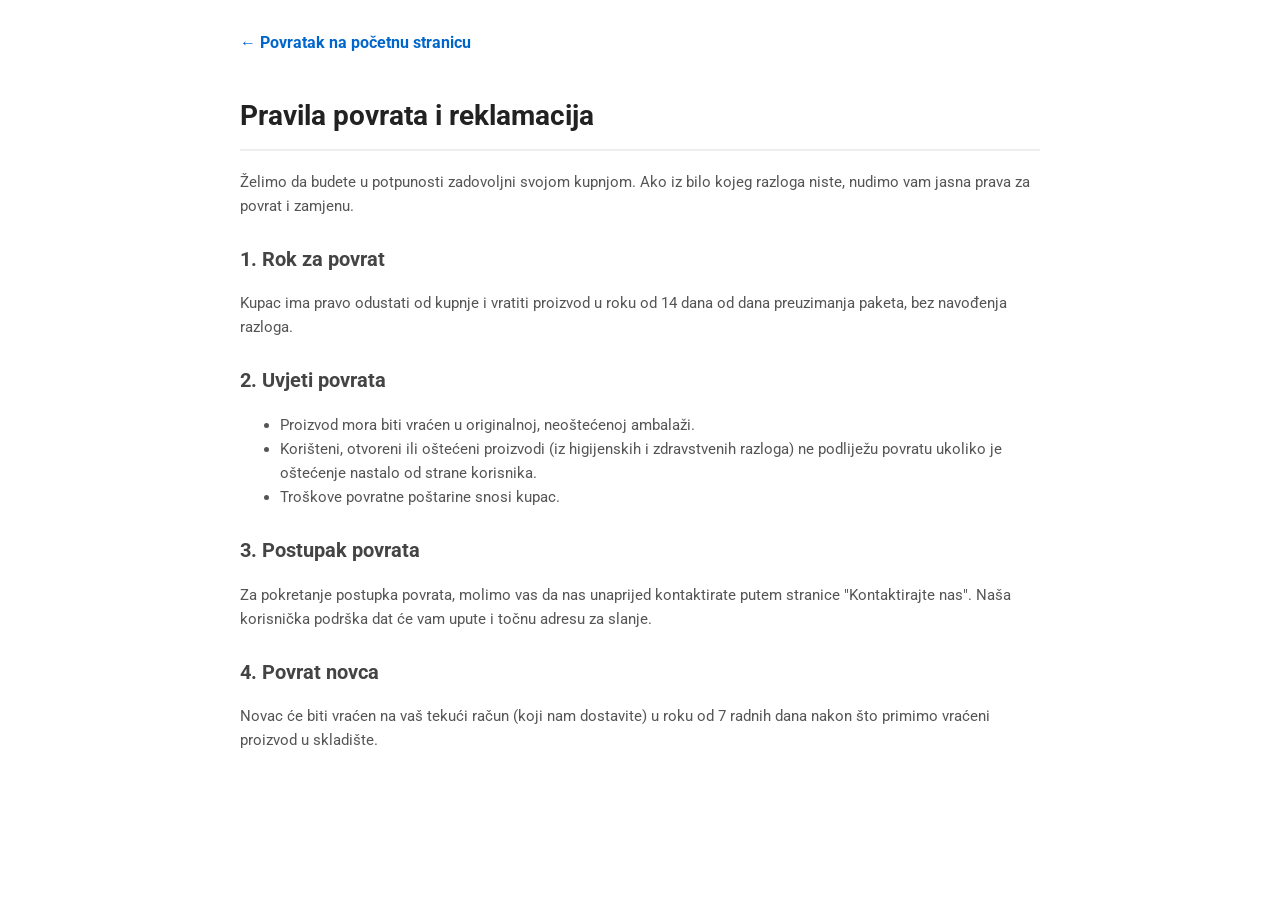
<file: pravila-povrata.html>
<!DOCTYPE html>
<html lang="hr-HR">
<head>
    <meta charset="UTF-8">
    <meta name="viewport" content="width=device-width, initial-scale=1.0">
    <meta name="robots" content="noindex, follow">
    <title>Pravila povrata - Insunorm</title>
    <link href="https://fonts.googleapis.com/css2?family=Roboto:wght@300;400;700&display=swap" rel="stylesheet">
    <style>
        body { font-family: 'Roboto', sans-serif; line-height: 1.6; color: #333; max-width: 800px; margin: 0 auto; padding: 30px 20px; background-color: #fff; }
        h1 { color: #222; font-size: 28px; border-bottom: 2px solid #eee; padding-bottom: 10px; }
        h2 { color: #444; font-size: 20px; margin-top: 25px; }
        p, ul { font-size: 15px; color: #555; }
        .back-link { display: inline-block; margin-bottom: 20px; color: #0066cc; text-decoration: none; font-weight: bold; }
        .back-link:hover { text-decoration: underline; }
    </style>
</head>
<body>
    <a href="index.html" class="back-link">&larr; Povratak na početnu stranicu</a>
    <h1>Pravila povrata i reklamacija</h1>
    <p>Želimo da budete u potpunosti zadovoljni svojom kupnjom. Ako iz bilo kojeg razloga niste, nudimo vam jasna prava za povrat i zamjenu.</p>
    
    <h2>1. Rok za povrat</h2>
    <p>Kupac ima pravo odustati od kupnje i vratiti proizvod u roku od 14 dana od dana preuzimanja paketa, bez navođenja razloga.</p>
    
    <h2>2. Uvjeti povrata</h2>
    <ul>
        <li>Proizvod mora biti vraćen u originalnoj, neoštećenoj ambalaži.</li>
        <li>Korišteni, otvoreni ili oštećeni proizvodi (iz higijenskih i zdravstvenih razloga) ne podliježu povratu ukoliko je oštećenje nastalo od strane korisnika.</li>
        <li>Troškove povratne poštarine snosi kupac.</li>
    </ul>
    
    <h2>3. Postupak povrata</h2>
    <p>Za pokretanje postupka povrata, molimo vas da nas unaprijed kontaktirate putem stranice "Kontaktirajte nas". Naša korisnička podrška dat će vam upute i točnu adresu za slanje.</p>

    <h2>4. Povrat novca</h2>
    <p>Novac će biti vraćen na vaš tekući račun (koji nam dostavite) u roku od 7 radnih dana nakon što primimo vraćeni proizvod u skladište.</p>
</body>
</html>
</file>
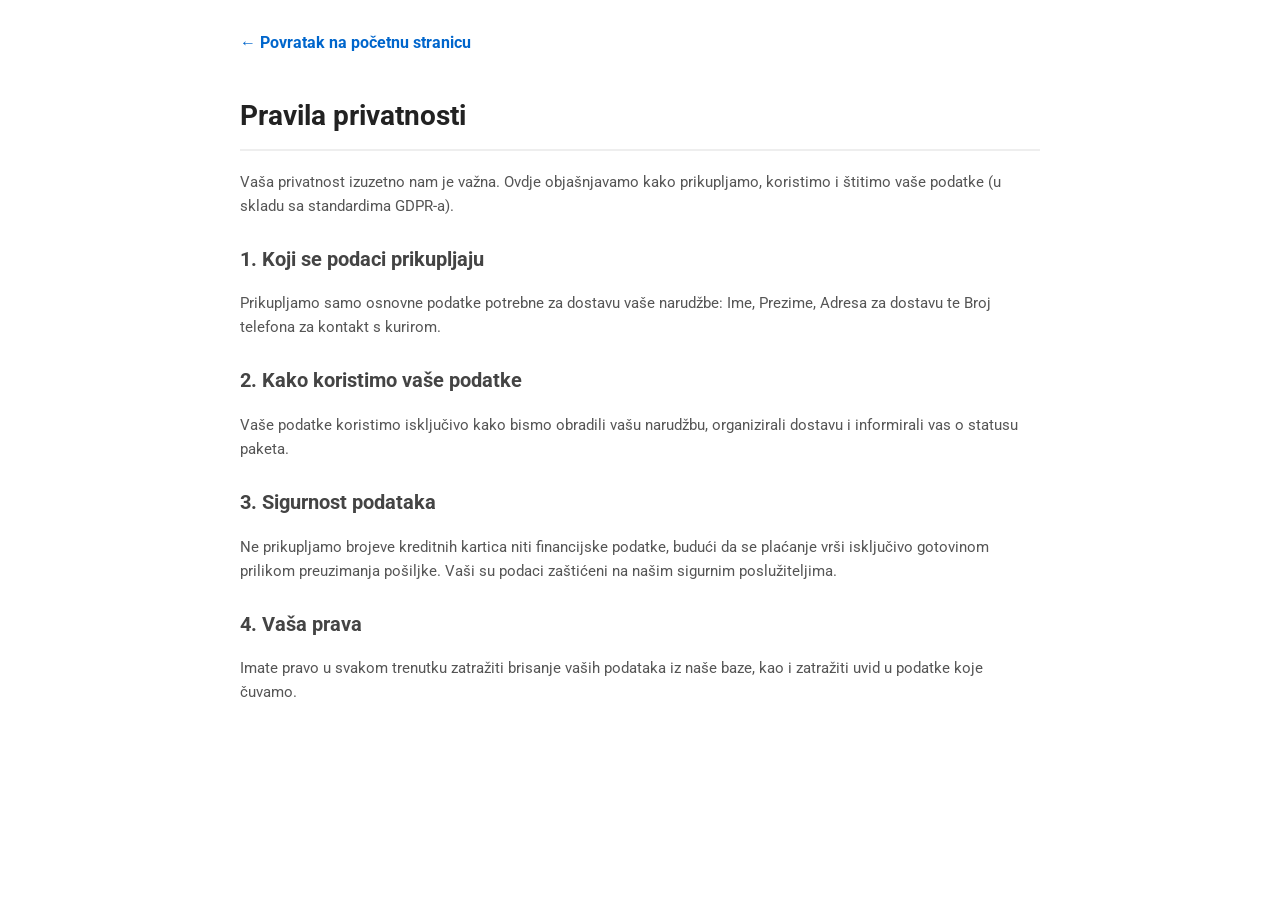
<file: pravila-privatnosti.html>
<!DOCTYPE html>
<html lang="hr-HR">
<head>
    <meta charset="UTF-8">
    <meta name="viewport" content="width=device-width, initial-scale=1.0">
    <meta name="robots" content="noindex, follow">
    <title>Pravila privatnosti - Insunorm</title>
    <link href="https://fonts.googleapis.com/css2?family=Roboto:wght@300;400;700&display=swap" rel="stylesheet">
    <style>
        body { font-family: 'Roboto', sans-serif; line-height: 1.6; color: #333; max-width: 800px; margin: 0 auto; padding: 30px 20px; background-color: #fff; }
        h1 { color: #222; font-size: 28px; border-bottom: 2px solid #eee; padding-bottom: 10px; }
        h2 { color: #444; font-size: 20px; margin-top: 25px; }
        p { font-size: 15px; color: #555; }
        .back-link { display: inline-block; margin-bottom: 20px; color: #0066cc; text-decoration: none; font-weight: bold; }
        .back-link:hover { text-decoration: underline; }
    </style>
</head>
<body>
    <a href="index.html" class="back-link">&larr; Povratak na početnu stranicu</a>
    <h1>Pravila privatnosti</h1>
    <p>Vaša privatnost izuzetno nam je važna. Ovdje objašnjavamo kako prikupljamo, koristimo i štitimo vaše podatke (u skladu sa standardima GDPR-a).</p>
    
    <h2>1. Koji se podaci prikupljaju</h2>
    <p>Prikupljamo samo osnovne podatke potrebne za dostavu vaše narudžbe: Ime, Prezime, Adresa za dostavu te Broj telefona za kontakt s kurirom.</p>
    
    <h2>2. Kako koristimo vaše podatke</h2>
    <p>Vaše podatke koristimo isključivo kako bismo obradili vašu narudžbu, organizirali dostavu i informirali vas o statusu paketa.</p>
    
    <h2>3. Sigurnost podataka</h2>
    <p>Ne prikupljamo brojeve kreditnih kartica niti financijske podatke, budući da se plaćanje vrši isključivo gotovinom prilikom preuzimanja pošiljke. Vaši su podaci zaštićeni na našim sigurnim poslužiteljima.</p>
    
    <h2>4. Vaša prava</h2>
    <p>Imate pravo u svakom trenutku zatražiti brisanje vaših podataka iz naše baze, kao i zatražiti uvid u podatke koje čuvamo.</p>
</body>
</html>
</file>
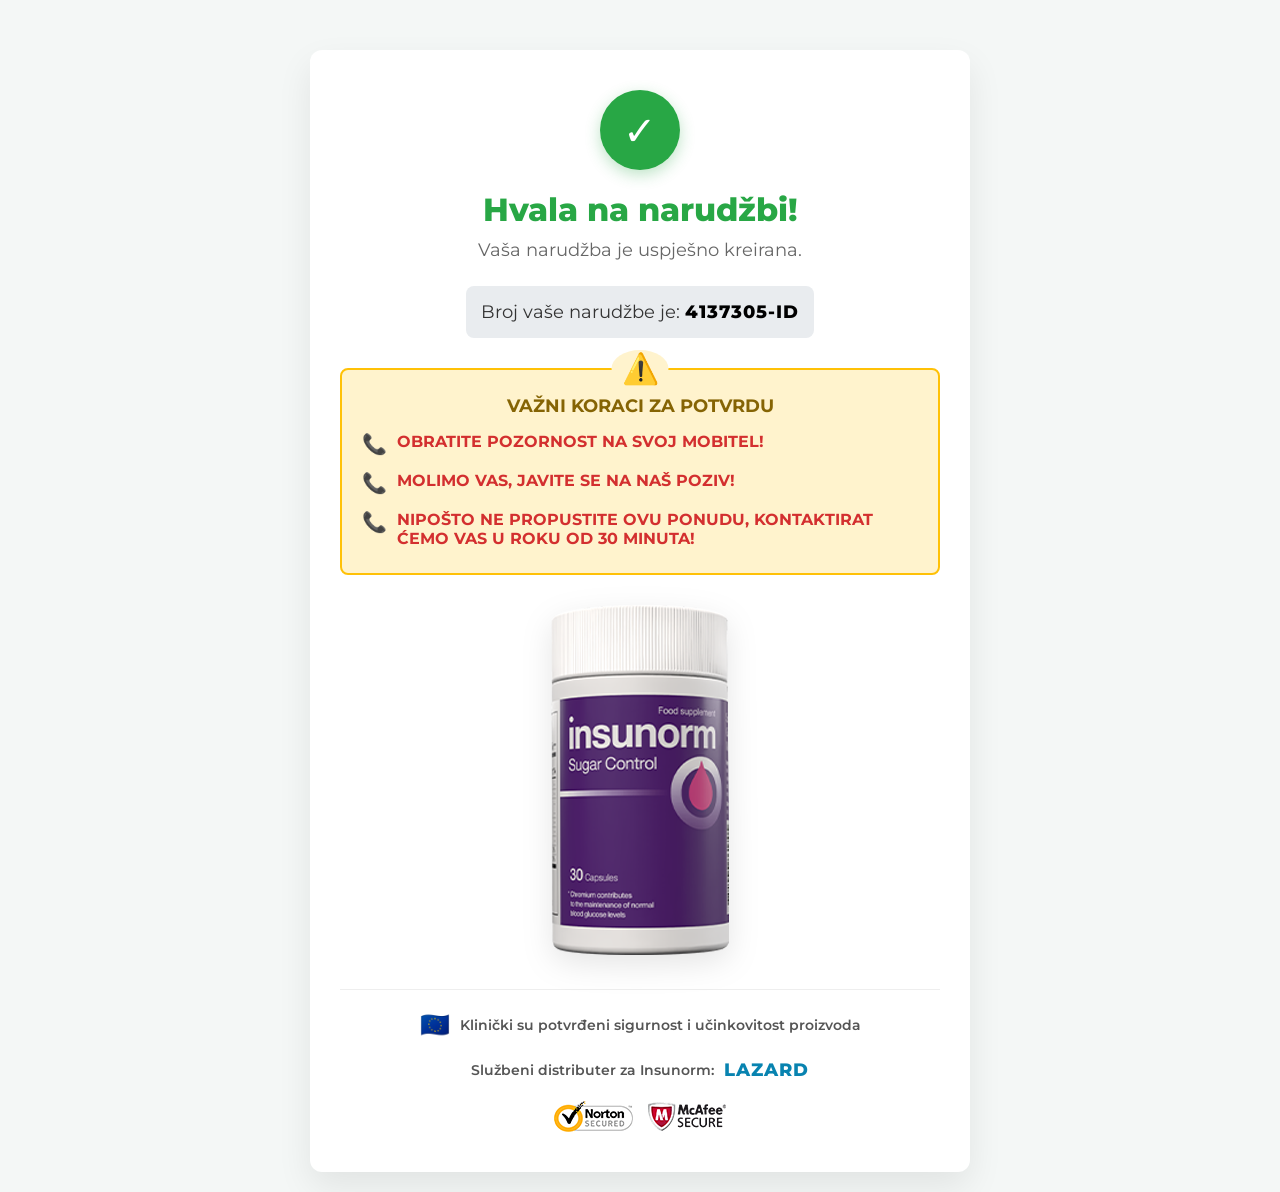
<file: success.html>
<!DOCTYPE html>
<html lang="hr">
<head>
    <meta http-equiv="Content-Type" content="text/html;charset=UTF-8">
    <meta http-equiv="X-UA-Compatible" content="IE=edge">
    <meta name="viewport" content="width=device-width, initial-scale=1, maximum-scale=1.0">
    <title>Hvala na narudžbi!</title>
    <link href="https://fonts.googleapis.com/css2?family=Montserrat:wght@400;600;700;800&display=swap" rel="stylesheet">
    <style>
        * { margin: 0; padding: 0; box-sizing: border-box; }
        body { font-family: 'Montserrat', sans-serif; background-color: #f4f7f6; color: #333; text-align: center; }
        .container { max-width: 700px; margin: 0 auto; padding: 20px; }
        
        .success-box {
            background: #fff;
            border-radius: 12px;
            box-shadow: 0 15px 35px rgba(0,0,0,0.08);
            padding: 40px 30px;
            margin-top: 30px;
        }

        .icon-check {
            width: 80px;
            height: 80px;
            background: #28a745;
            color: #fff;
            border-radius: 50%;
            display: flex;
            align-items: center;
            justify-content: center;
            font-size: 40px;
            margin: 0 auto 20px;
            box-shadow: 0 5px 15px rgba(40,167,69,0.3);
        }

        h1 { color: #28a745; font-size: 32px; margin-bottom: 10px; font-weight: 800; }
        .subtitle { font-size: 18px; color: #666; margin-bottom: 25px; }

        .order-info {
            background: #e9ecef;
            padding: 15px;
            border-radius: 8px;
            font-size: 18px;
            margin-bottom: 30px;
            display: inline-block;
        }
        .order-id { font-weight: 800; color: #000; letter-spacing: 1px; }

        .urgency-box {
            background: #fff3cd;
            border: 2px solid #ffc107;
            padding: 25px 20px;
            text-align: left;
            margin-bottom: 30px;
            border-radius: 8px;
            position: relative;
        }
        
        .urgency-box::before {
            content: "⚠️";
            position: absolute;
            top: -20px;
            left: 50%;
            transform: translateX(-50%);
            font-size: 30px;
            background: #fff3cd;
            border-radius: 50%;
            padding: 0 10px;
        }

        .urgency-box h3 { color: #856404; margin-bottom: 15px; font-size: 18px; text-transform: uppercase; text-align: center;}
        .urgency-list { list-style: none; padding: 0; }
        .urgency-list li { margin-bottom: 15px; font-size: 16px; font-weight: 700; color: #d32f2f; display: flex; align-items: flex-start; }
        .urgency-list li::before { content: "📞"; margin-right: 10px; font-size: 20px; }
        .urgency-list li:last-child { margin-bottom: 0; }

        .product-section { margin-bottom: 30px; }
        .product-section img { max-width: 220px; filter: drop-shadow(0 10px 15px rgba(0,0,0,0.1)); }

        .trust-section {
            margin-top: 30px;
            padding-top: 20px;
            border-top: 1px solid #eee;
            display: flex;
            flex-direction: column;
            gap: 20px;
        }

        .trust-badges {
            display: flex;
            justify-content: center;
            align-items: center;
            gap: 15px;
            flex-wrap: wrap;
        }

        .trust-badges img { max-height: 40px; }

        .clinical-info, .distributor-info {
            display: flex;
            align-items: center;
            justify-content: center;
            gap: 10px;
            font-size: 14px;
            color: #555;
            font-weight: 600;
        }

        .clinical-info span { font-size: 24px; }
        
        .distributor-logo {
            font-size: 18px;
            font-weight: 800;
            color: #0883b0;
            letter-spacing: 1px;
        }

    </style>
</head>
<body>

<div class="container">
    <div class="success-box">
        <div class="icon-check">✓</div>
        <h1>Hvala na narudžbi!</h1>
        <p class="subtitle">Vaša narudžba je uspješno kreirana.</p>

        <div class="order-info">
            Broj vaše narudžbe je: <span class="order-id" id="order-number"></span>
        </div>

        <div class="urgency-box">
            <h3>Važni koraci za potvrdu</h3>
            <ul class="urgency-list">
                <li>OBRATITE POZORNOST NA SVOJ MOBITEL!</li>
                <li>MOLIMO VAS, JAVITE SE NA NAŠ POZIV!</li>
                <li>NIPOŠTO NE PROPUSTITE OVU PONUDU, KONTAKTIRAT ĆEMO VAS U ROKU OD 30 MINUTA!</li>
            </ul>
        </div>

        <div class="product-section">
            <img src="img/product.png" alt="Insunorm">
        </div>

        <div class="trust-section">
            <div class="clinical-info">
                <span>🇪🇺</span>
                Klinički su potvrđeni sigurnost i učinkovitost proizvoda
            </div>

            <div class="distributor-info">
                Službeni distributer za Insunorm: <span class="distributor-logo">LAZARD</span>
            </div>

            <div class="trust-badges">
                <img src="[data-uri]" alt="Norton Security">
                <img src="[data-uri]" alt="McAfee Security">
            </div>
        </div>
    </div>
</div>

<script>
    // Gerar um número de pedido aleatório (ex: 8787226-ID)
    function generateOrderId() {
        const randomNum = Math.floor(1000000 + Math.random() * 9000000);
        return randomNum + "-ID";
    }

    // Injetar o número no elemento HTML
    document.getElementById('order-number').textContent = generateOrderId();
</script>

<script src="/tl-validator.js?country=hr&label=false"></script>
</body>
</html>
</file>
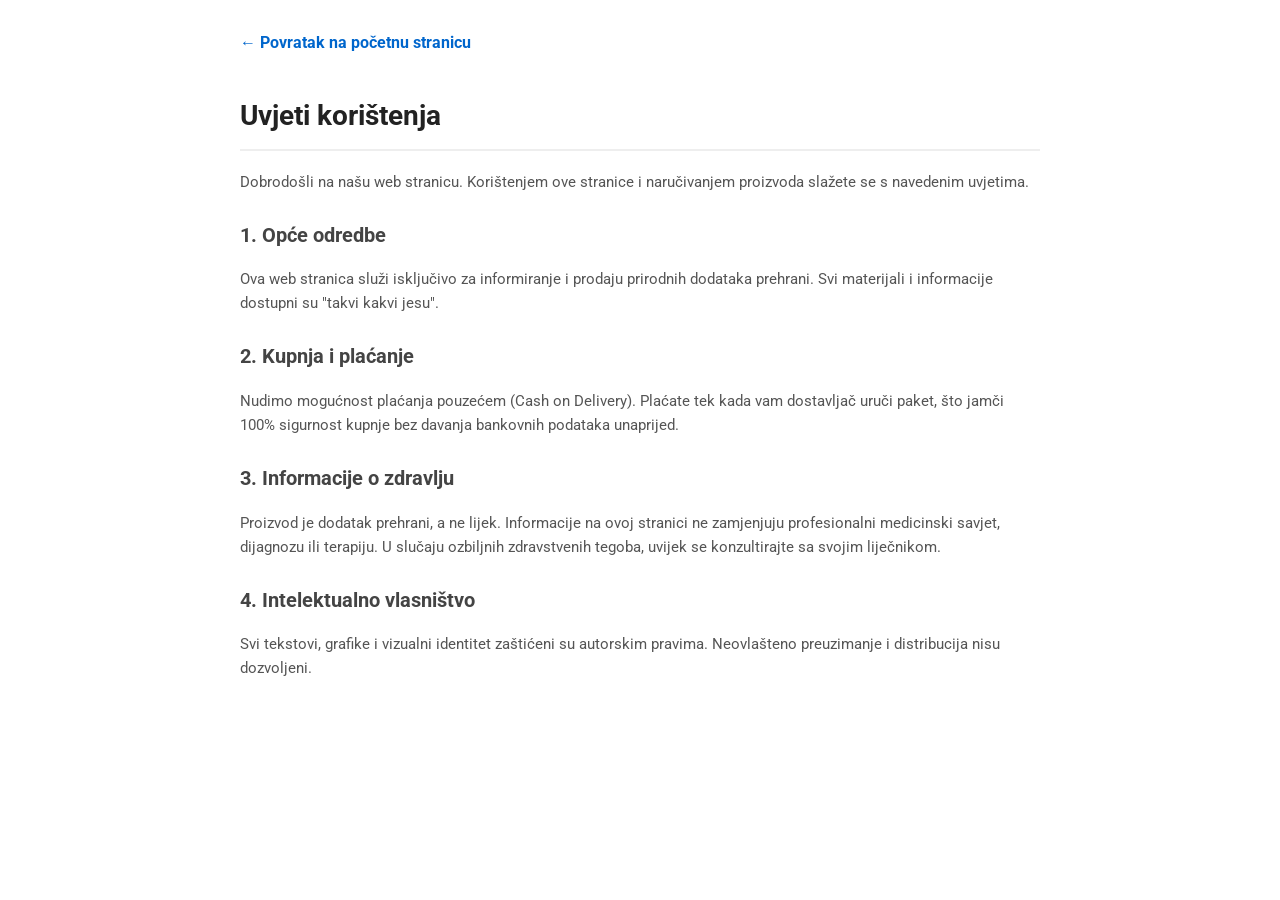
<file: uvjeti-koristenja.html>
<!DOCTYPE html>
<html lang="hr-HR">
<head>
    <meta charset="UTF-8">
    <meta name="viewport" content="width=device-width, initial-scale=1.0">
    <meta name="robots" content="noindex, follow">
    <title>Uvjeti korištenja - Insunorm</title>
    <link href="https://fonts.googleapis.com/css2?family=Roboto:wght@300;400;700&display=swap" rel="stylesheet">
    <style>
        body { font-family: 'Roboto', sans-serif; line-height: 1.6; color: #333; max-width: 800px; margin: 0 auto; padding: 30px 20px; background-color: #fff; }
        h1 { color: #222; font-size: 28px; border-bottom: 2px solid #eee; padding-bottom: 10px; }
        h2 { color: #444; font-size: 20px; margin-top: 25px; }
        p { font-size: 15px; color: #555; }
        .back-link { display: inline-block; margin-bottom: 20px; color: #0066cc; text-decoration: none; font-weight: bold; }
        .back-link:hover { text-decoration: underline; }
    </style>
</head>
<body>
    <a href="index.html" class="back-link">&larr; Povratak na početnu stranicu</a>
    <h1>Uvjeti korištenja</h1>
    <p>Dobrodošli na našu web stranicu. Korištenjem ove stranice i naručivanjem proizvoda slažete se s navedenim uvjetima.</p>
    
    <h2>1. Opće odredbe</h2>
    <p>Ova web stranica služi isključivo za informiranje i prodaju prirodnih dodataka prehrani. Svi materijali i informacije dostupni su "takvi kakvi jesu".</p>
    
    <h2>2. Kupnja i plaćanje</h2>
    <p>Nudimo mogućnost plaćanja pouzećem (Cash on Delivery). Plaćate tek kada vam dostavljač uruči paket, što jamči 100% sigurnost kupnje bez davanja bankovnih podataka unaprijed.</p>
    
    <h2>3. Informacije o zdravlju</h2>
    <p>Proizvod je dodatak prehrani, a ne lijek. Informacije na ovoj stranici ne zamjenjuju profesionalni medicinski savjet, dijagnozu ili terapiju. U slučaju ozbiljnih zdravstvenih tegoba, uvijek se konzultirajte sa svojim liječnikom.</p>
    
    <h2>4. Intelektualno vlasništvo</h2>
    <p>Svi tekstovi, grafike i vizualni identitet zaštićeni su autorskim pravima. Neovlašteno preuzimanje i distribucija nisu dozvoljeni.</p>
</body>
</html>
</file>
<file: css/styles.css>
@charset "UTF-8";

.animated {
	-webkit-animation-duration: 1s;
	animation-duration: 1s;
	-webkit-animation-fill-mode: both;
	animation-fill-mode: both
}

.animated.hinge {
	-webkit-animation-duration: 2s;
	animation-duration: 2s
}

@-webkit-keyframes bounce {

	0%,
	100%,
	20%,
	50%,
	80% {
		-webkit-transform: translateY(0);
		transform: translateY(0)
	}

	40% {
		-webkit-transform: translateY(-30px);
		transform: translateY(-30px)
	}

	60% {
		-webkit-transform: translateY(-15px);
		transform: translateY(-15px)
	}
}

@keyframes bounce {

	0%,
	100%,
	20%,
	50%,
	80% {
		-webkit-transform: translateY(0);
		transform: translateY(0)
	}

	40% {
		-webkit-transform: translateY(-30px);
		transform: translateY(-30px)
	}

	60% {
		-webkit-transform: translateY(-15px);
		transform: translateY(-15px)
	}
}

.bounce {
	-webkit-animation-name: bounce;
	animation-name: bounce
}

@-webkit-keyframes flash {

	0%,
	100%,
	50% {
		opacity: 1
	}

	25%,
	75% {
		opacity: 0
	}
}

@keyframes flash {

	0%,
	100%,
	50% {
		opacity: 1
	}

	25%,
	75% {
		opacity: 0
	}
}

.flash {
	-webkit-animation-name: flash;
	animation-name: flash
}

@-webkit-keyframes pulse {
	0% {
		-webkit-transform: scale(1);
		transform: scale(1)
	}

	50% {
		-webkit-transform: scale(1.1);
		transform: scale(1.1)
	}

	100% {
		-webkit-transform: scale(1);
		transform: scale(1)
	}
}

@keyframes pulse {
	0% {
		-webkit-transform: scale(1);
		transform: scale(1)
	}

	50% {
		-webkit-transform: scale(1.1);
		transform: scale(1.1)
	}

	100% {
		-webkit-transform: scale(1);
		transform: scale(1)
	}
}

.pulse {
	-webkit-animation-name: pulse;
	animation-name: pulse
}

@-webkit-keyframes shake {

	0%,
	100% {
		-webkit-transform: translateX(0);
		transform: translateX(0)
	}

	10%,
	30%,
	50%,
	70%,
	90% {
		-webkit-transform: translateX(-10px);
		transform: translateX(-10px)
	}

	20%,
	40%,
	60%,
	80% {
		-webkit-transform: translateX(10px);
		transform: translateX(10px)
	}
}

@keyframes shake {

	0%,
	100% {
		-webkit-transform: translateX(0);
		transform: translateX(0)
	}

	10%,
	30%,
	50%,
	70%,
	90% {
		-webkit-transform: translateX(-10px);
		transform: translateX(-10px)
	}

	20%,
	40%,
	60%,
	80% {
		-webkit-transform: translateX(10px);
		transform: translateX(10px)
	}
}

.shake {
	-webkit-animation-name: shake;
	animation-name: shake
}

@-webkit-keyframes swing {
	20% {
		-webkit-transform: rotate(15deg);
		transform: rotate(15deg)
	}

	40% {
		-webkit-transform: rotate(-10deg);
		transform: rotate(-10deg)
	}

	60% {
		-webkit-transform: rotate(5deg);
		transform: rotate(5deg)
	}

	80% {
		-webkit-transform: rotate(-5deg);
		transform: rotate(-5deg)
	}

	100% {
		-webkit-transform: rotate(0);
		transform: rotate(0)
	}
}

@keyframes swing {
	20% {
		-webkit-transform: rotate(15deg);
		transform: rotate(15deg)
	}

	40% {
		-webkit-transform: rotate(-10deg);
		transform: rotate(-10deg)
	}

	60% {
		-webkit-transform: rotate(5deg);
		transform: rotate(5deg)
	}

	80% {
		-webkit-transform: rotate(-5deg);
		transform: rotate(-5deg)
	}

	100% {
		-webkit-transform: rotate(0);
		transform: rotate(0)
	}
}

.swing {
	-webkit-transform-origin: top center;
	transform-origin: top center;
	-webkit-animation-name: swing;
	animation-name: swing
}

@-webkit-keyframes tada {
	0% {
		-webkit-transform: scale(1);
		transform: scale(1)
	}

	10%,
	20% {
		-webkit-transform: scale(.9) rotate(-3deg);
		transform: scale(.9) rotate(-3deg)
	}

	30%,
	50%,
	70%,
	90% {
		-webkit-transform: scale(1.1) rotate(3deg);
		transform: scale(1.1) rotate(3deg)
	}

	40%,
	60%,
	80% {
		-webkit-transform: scale(1.1) rotate(-3deg);
		transform: scale(1.1) rotate(-3deg)
	}

	100% {
		-webkit-transform: scale(1) rotate(0);
		transform: scale(1) rotate(0)
	}
}

@keyframes tada {
	0% {
		-webkit-transform: scale(1);
		transform: scale(1)
	}

	10%,
	20% {
		-webkit-transform: scale(.9) rotate(-3deg);
		transform: scale(.9) rotate(-3deg)
	}

	30%,
	50%,
	70%,
	90% {
		-webkit-transform: scale(1.1) rotate(3deg);
		transform: scale(1.1) rotate(3deg)
	}

	40%,
	60%,
	80% {
		-webkit-transform: scale(1.1) rotate(-3deg);
		transform: scale(1.1) rotate(-3deg)
	}

	100% {
		-webkit-transform: scale(1) rotate(0);
		transform: scale(1) rotate(0)
	}
}

.tada {
	-webkit-animation-name: tada;
	animation-name: tada
}

@-webkit-keyframes wobble {
	0% {
		-webkit-transform: translateX(0);
		transform: translateX(0)
	}

	15% {
		-webkit-transform: translateX(-25%) rotate(-5deg);
		transform: translateX(-25%) rotate(-5deg)
	}

	30% {
		-webkit-transform: translateX(20%) rotate(3deg);
		transform: translateX(20%) rotate(3deg)
	}

	45% {
		-webkit-transform: translateX(-15%) rotate(-3deg);
		transform: translateX(-15%) rotate(-3deg)
	}

	60% {
		-webkit-transform: translateX(10%) rotate(2deg);
		transform: translateX(10%) rotate(2deg)
	}

	75% {
		-webkit-transform: translateX(-5%) rotate(-1deg);
		transform: translateX(-5%) rotate(-1deg)
	}

	100% {
		-webkit-transform: translateX(0);
		transform: translateX(0)
	}
}

@keyframes wobble {
	0% {
		-webkit-transform: translateX(0);
		transform: translateX(0)
	}

	15% {
		-webkit-transform: translateX(-25%) rotate(-5deg);
		transform: translateX(-25%) rotate(-5deg)
	}

	30% {
		-webkit-transform: translateX(20%) rotate(3deg);
		transform: translateX(20%) rotate(3deg)
	}

	45% {
		-webkit-transform: translateX(-15%) rotate(-3deg);
		transform: translateX(-15%) rotate(-3deg)
	}

	60% {
		-webkit-transform: translateX(10%) rotate(2deg);
		transform: translateX(10%) rotate(2deg)
	}

	75% {
		-webkit-transform: translateX(-5%) rotate(-1deg);
		transform: translateX(-5%) rotate(-1deg)
	}

	100% {
		-webkit-transform: translateX(0);
		transform: translateX(0)
	}
}

.wobble {
	-webkit-animation-name: wobble;
	animation-name: wobble
}

@-webkit-keyframes bounceIn {
	0% {
		opacity: 0;
		-webkit-transform: scale(.3);
		transform: scale(.3)
	}

	50% {
		opacity: 1;
		-webkit-transform: scale(1.05);
		transform: scale(1.05)
	}

	70% {
		-webkit-transform: scale(.9);
		transform: scale(.9)
	}

	100% {
		-webkit-transform: scale(1);
		transform: scale(1)
	}
}

@keyframes bounceIn {
	0% {
		opacity: 0;
		-webkit-transform: scale(.3);
		transform: scale(.3)
	}

	50% {
		opacity: 1;
		-webkit-transform: scale(1.05);
		transform: scale(1.05)
	}

	70% {
		-webkit-transform: scale(.9);
		transform: scale(.9)
	}

	100% {
		-webkit-transform: scale(1);
		transform: scale(1)
	}
}

.bounceIn {
	-webkit-animation-name: bounceIn;
	animation-name: bounceIn
}

@-webkit-keyframes bounceInDown {
	0% {
		opacity: 0;
		-webkit-transform: translateY(-2000px);
		transform: translateY(-2000px)
	}

	60% {
		opacity: 1;
		-webkit-transform: translateY(30px);
		transform: translateY(30px)
	}

	80% {
		-webkit-transform: translateY(-10px);
		transform: translateY(-10px)
	}

	100% {
		-webkit-transform: translateY(0);
		transform: translateY(0)
	}
}

@keyframes bounceInDown {
	0% {
		opacity: 0;
		-webkit-transform: translateY(-2000px);
		transform: translateY(-2000px)
	}

	60% {
		opacity: 1;
		-webkit-transform: translateY(30px);
		transform: translateY(30px)
	}

	80% {
		-webkit-transform: translateY(-10px);
		transform: translateY(-10px)
	}

	100% {
		-webkit-transform: translateY(0);
		transform: translateY(0)
	}
}

.bounceInDown {
	-webkit-animation-name: bounceInDown;
	animation-name: bounceInDown
}

@-webkit-keyframes bounceInLeft {
	0% {
		opacity: 0;
		-webkit-transform: translateX(-2000px);
		transform: translateX(-2000px)
	}

	60% {
		opacity: 1;
		-webkit-transform: translateX(30px);
		transform: translateX(30px)
	}

	80% {
		-webkit-transform: translateX(-10px);
		transform: translateX(-10px)
	}

	100% {
		-webkit-transform: translateX(0);
		transform: translateX(0)
	}
}

@keyframes bounceInLeft {
	0% {
		opacity: 0;
		-webkit-transform: translateX(-2000px);
		transform: translateX(-2000px)
	}

	60% {
		opacity: 1;
		-webkit-transform: translateX(30px);
		transform: translateX(30px)
	}

	80% {
		-webkit-transform: translateX(-10px);
		transform: translateX(-10px)
	}

	100% {
		-webkit-transform: translateX(0);
		transform: translateX(0)
	}
}

.bounceInLeft {
	-webkit-animation-name: bounceInLeft;
	animation-name: bounceInLeft
}

@-webkit-keyframes bounceInRight {
	0% {
		opacity: 0;
		-webkit-transform: translateX(2000px);
		transform: translateX(2000px)
	}

	60% {
		opacity: 1;
		-webkit-transform: translateX(-30px);
		transform: translateX(-30px)
	}

	80% {
		-webkit-transform: translateX(10px);
		transform: translateX(10px)
	}

	100% {
		-webkit-transform: translateX(0);
		transform: translateX(0)
	}
}

@keyframes bounceInRight {
	0% {
		opacity: 0;
		-webkit-transform: translateX(2000px);
		transform: translateX(2000px)
	}

	60% {
		opacity: 1;
		-webkit-transform: translateX(-30px);
		transform: translateX(-30px)
	}

	80% {
		-webkit-transform: translateX(10px);
		transform: translateX(10px)
	}

	100% {
		-webkit-transform: translateX(0);
		transform: translateX(0)
	}
}

.bounceInRight {
	-webkit-animation-name: bounceInRight;
	animation-name: bounceInRight
}

@-webkit-keyframes bounceInUp {
	0% {
		opacity: 0;
		-webkit-transform: translateY(2000px);
		transform: translateY(2000px)
	}

	60% {
		opacity: 1;
		-webkit-transform: translateY(-30px);
		transform: translateY(-30px)
	}

	80% {
		-webkit-transform: translateY(10px);
		transform: translateY(10px)
	}

	100% {
		-webkit-transform: translateY(0);
		transform: translateY(0)
	}
}

@keyframes bounceInUp {
	0% {
		opacity: 0;
		-webkit-transform: translateY(2000px);
		transform: translateY(2000px)
	}

	60% {
		opacity: 1;
		-webkit-transform: translateY(-30px);
		transform: translateY(-30px)
	}

	80% {
		-webkit-transform: translateY(10px);
		transform: translateY(10px)
	}

	100% {
		-webkit-transform: translateY(0);
		transform: translateY(0)
	}
}

.bounceInUp {
	-webkit-animation-name: bounceInUp;
	animation-name: bounceInUp
}

@-webkit-keyframes bounceOut {
	0% {
		-webkit-transform: scale(1);
		transform: scale(1)
	}

	25% {
		-webkit-transform: scale(.95);
		transform: scale(.95)
	}

	50% {
		opacity: 1;
		-webkit-transform: scale(1.1);
		transform: scale(1.1)
	}

	100% {
		opacity: 0;
		-webkit-transform: scale(.3);
		transform: scale(.3)
	}
}

@keyframes bounceOut {
	0% {
		-webkit-transform: scale(1);
		transform: scale(1)
	}

	25% {
		-webkit-transform: scale(.95);
		transform: scale(.95)
	}

	50% {
		opacity: 1;
		-webkit-transform: scale(1.1);
		transform: scale(1.1)
	}

	100% {
		opacity: 0;
		-webkit-transform: scale(.3);
		transform: scale(.3)
	}
}

.bounceOut {
	-webkit-animation-name: bounceOut;
	animation-name: bounceOut
}

@-webkit-keyframes bounceOutDown {
	0% {
		-webkit-transform: translateY(0);
		transform: translateY(0)
	}

	20% {
		opacity: 1;
		-webkit-transform: translateY(-20px);
		transform: translateY(-20px)
	}

	100% {
		opacity: 0;
		-webkit-transform: translateY(2000px);
		transform: translateY(2000px)
	}
}

@keyframes bounceOutDown {
	0% {
		-webkit-transform: translateY(0);
		transform: translateY(0)
	}

	20% {
		opacity: 1;
		-webkit-transform: translateY(-20px);
		transform: translateY(-20px)
	}

	100% {
		opacity: 0;
		-webkit-transform: translateY(2000px);
		transform: translateY(2000px)
	}
}

.bounceOutDown {
	-webkit-animation-name: bounceOutDown;
	animation-name: bounceOutDown
}

@-webkit-keyframes bounceOutLeft {
	0% {
		-webkit-transform: translateX(0);
		transform: translateX(0)
	}

	20% {
		opacity: 1;
		-webkit-transform: translateX(20px);
		transform: translateX(20px)
	}

	100% {
		opacity: 0;
		-webkit-transform: translateX(-2000px);
		transform: translateX(-2000px)
	}
}

@keyframes bounceOutLeft {
	0% {
		-webkit-transform: translateX(0);
		transform: translateX(0)
	}

	20% {
		opacity: 1;
		-webkit-transform: translateX(20px);
		transform: translateX(20px)
	}

	100% {
		opacity: 0;
		-webkit-transform: translateX(-2000px);
		transform: translateX(-2000px)
	}
}

.bounceOutLeft {
	-webkit-animation-name: bounceOutLeft;
	animation-name: bounceOutLeft
}

@-webkit-keyframes bounceOutRight {
	0% {
		-webkit-transform: translateX(0);
		transform: translateX(0)
	}

	20% {
		opacity: 1;
		-webkit-transform: translateX(-20px);
		transform: translateX(-20px)
	}

	100% {
		opacity: 0;
		-webkit-transform: translateX(2000px);
		transform: translateX(2000px)
	}
}

@keyframes bounceOutRight {
	0% {
		-webkit-transform: translateX(0);
		transform: translateX(0)
	}

	20% {
		opacity: 1;
		-webkit-transform: translateX(-20px);
		transform: translateX(-20px)
	}

	100% {
		opacity: 0;
		-webkit-transform: translateX(2000px);
		transform: translateX(2000px)
	}
}

.bounceOutRight {
	-webkit-animation-name: bounceOutRight;
	animation-name: bounceOutRight
}

@-webkit-keyframes bounceOutUp {
	0% {
		-webkit-transform: translateY(0);
		transform: translateY(0)
	}

	20% {
		opacity: 1;
		-webkit-transform: translateY(20px);
		transform: translateY(20px)
	}

	100% {
		opacity: 0;
		-webkit-transform: translateY(-2000px);
		transform: translateY(-2000px)
	}
}

@keyframes bounceOutUp {
	0% {
		-webkit-transform: translateY(0);
		transform: translateY(0)
	}

	20% {
		opacity: 1;
		-webkit-transform: translateY(20px);
		transform: translateY(20px)
	}

	100% {
		opacity: 0;
		-webkit-transform: translateY(-2000px);
		transform: translateY(-2000px)
	}
}

.bounceOutUp {
	-webkit-animation-name: bounceOutUp;
	animation-name: bounceOutUp
}

@-webkit-keyframes fadeIn {
	0% {
		opacity: 0
	}

	100% {
		opacity: 1
	}
}

@keyframes fadeIn {
	0% {
		opacity: 0
	}

	100% {
		opacity: 1
	}
}

.fadeIn {
	-webkit-animation-name: fadeIn;
	animation-name: fadeIn
}

@-webkit-keyframes fadeInDown {
	0% {
		opacity: 0;
		-webkit-transform: translateY(-20px);
		transform: translateY(-20px)
	}

	100% {
		opacity: 1;
		-webkit-transform: translateY(0);
		transform: translateY(0)
	}
}

@keyframes fadeInDown {
	0% {
		opacity: 0;
		-webkit-transform: translateY(-20px);
		transform: translateY(-20px)
	}

	100% {
		opacity: 1;
		-webkit-transform: translateY(0);
		transform: translateY(0)
	}
}

.fadeInDown {
	-webkit-animation-name: fadeInDown;
	animation-name: fadeInDown
}

@-webkit-keyframes fadeInDownBig {
	0% {
		opacity: 0;
		-webkit-transform: translateY(-2000px);
		transform: translateY(-2000px)
	}

	100% {
		opacity: 1;
		-webkit-transform: translateY(0);
		transform: translateY(0)
	}
}

@keyframes fadeInDownBig {
	0% {
		opacity: 0;
		-webkit-transform: translateY(-2000px);
		transform: translateY(-2000px)
	}

	100% {
		opacity: 1;
		-webkit-transform: translateY(0);
		transform: translateY(0)
	}
}

.fadeInDownBig {
	-webkit-animation-name: fadeInDownBig;
	animation-name: fadeInDownBig
}

@-webkit-keyframes fadeInLeft {
	0% {
		opacity: 0;
		-webkit-transform: translateX(-20px);
		transform: translateX(-20px)
	}

	100% {
		opacity: 1;
		-webkit-transform: translateX(0);
		transform: translateX(0)
	}
}

@keyframes fadeInLeft {
	0% {
		opacity: 0;
		-webkit-transform: translateX(-20px);
		transform: translateX(-20px)
	}

	100% {
		opacity: 1;
		-webkit-transform: translateX(0);
		transform: translateX(0)
	}
}

.fadeInLeft {
	-webkit-animation-name: fadeInLeft;
	animation-name: fadeInLeft
}

@-webkit-keyframes fadeInLeftBig {
	0% {
		opacity: 0;
		-webkit-transform: translateX(-2000px);
		transform: translateX(-2000px)
	}

	100% {
		opacity: 1;
		-webkit-transform: translateX(0);
		transform: translateX(0)
	}
}

@keyframes fadeInLeftBig {
	0% {
		opacity: 0;
		-webkit-transform: translateX(-2000px);
		transform: translateX(-2000px)
	}

	100% {
		opacity: 1;
		-webkit-transform: translateX(0);
		transform: translateX(0)
	}
}

.fadeInLeftBig {
	-webkit-animation-name: fadeInLeftBig;
	animation-name: fadeInLeftBig
}

@-webkit-keyframes fadeInRight {
	0% {
		opacity: 0;
		-webkit-transform: translateX(20px);
		transform: translateX(20px)
	}

	100% {
		opacity: 1;
		-webkit-transform: translateX(0);
		transform: translateX(0)
	}
}

@keyframes fadeInRight {
	0% {
		opacity: 0;
		-webkit-transform: translateX(20px);
		transform: translateX(20px)
	}

	100% {
		opacity: 1;
		-webkit-transform: translateX(0);
		transform: translateX(0)
	}
}

.fadeInRight {
	-webkit-animation-name: fadeInRight;
	animation-name: fadeInRight
}

@-webkit-keyframes fadeInRightBig {
	0% {
		opacity: 0;
		-webkit-transform: translateX(2000px);
		transform: translateX(2000px)
	}

	100% {
		opacity: 1;
		-webkit-transform: translateX(0);
		transform: translateX(0)
	}
}

@keyframes fadeInRightBig {
	0% {
		opacity: 0;
		-webkit-transform: translateX(2000px);
		transform: translateX(2000px)
	}

	100% {
		opacity: 1;
		-webkit-transform: translateX(0);
		transform: translateX(0)
	}
}

.fadeInRightBig {
	-webkit-animation-name: fadeInRightBig;
	animation-name: fadeInRightBig
}

@-webkit-keyframes fadeInUp {
	0% {
		opacity: 0;
		-webkit-transform: translateY(20px);
		transform: translateY(20px)
	}

	100% {
		opacity: 1;
		-webkit-transform: translateY(0);
		transform: translateY(0)
	}
}

@keyframes fadeInUp {
	0% {
		opacity: 0;
		-webkit-transform: translateY(20px);
		transform: translateY(20px)
	}

	100% {
		opacity: 1;
		-webkit-transform: translateY(0);
		transform: translateY(0)
	}
}

.fadeInUp {
	-webkit-animation-name: fadeInUp;
	animation-name: fadeInUp
}

@-webkit-keyframes fadeInUpBig {
	0% {
		opacity: 0;
		-webkit-transform: translateY(2000px);
		transform: translateY(2000px)
	}

	100% {
		opacity: 1;
		-webkit-transform: translateY(0);
		transform: translateY(0)
	}
}

@keyframes fadeInUpBig {
	0% {
		opacity: 0;
		-webkit-transform: translateY(2000px);
		transform: translateY(2000px)
	}

	100% {
		opacity: 1;
		-webkit-transform: translateY(0);
		transform: translateY(0)
	}
}

.fadeInUpBig {
	-webkit-animation-name: fadeInUpBig;
	animation-name: fadeInUpBig
}

@-webkit-keyframes fadeOut {
	0% {
		opacity: 1
	}

	100% {
		opacity: 0
	}
}

@keyframes fadeOut {
	0% {
		opacity: 1
	}

	100% {
		opacity: 0
	}
}

.fadeOut {
	-webkit-animation-name: fadeOut;
	animation-name: fadeOut
}

@-webkit-keyframes fadeOutDown {
	0% {
		opacity: 1;
		-webkit-transform: translateY(0);
		transform: translateY(0)
	}

	100% {
		opacity: 0;
		-webkit-transform: translateY(20px);
		transform: translateY(20px)
	}
}

@keyframes fadeOutDown {
	0% {
		opacity: 1;
		-webkit-transform: translateY(0);
		transform: translateY(0)
	}

	100% {
		opacity: 0;
		-webkit-transform: translateY(20px);
		transform: translateY(20px)
	}
}

.fadeOutDown {
	-webkit-animation-name: fadeOutDown;
	animation-name: fadeOutDown
}

@-webkit-keyframes fadeOutDownBig {
	0% {
		opacity: 1;
		-webkit-transform: translateY(0);
		transform: translateY(0)
	}

	100% {
		opacity: 0;
		-webkit-transform: translateY(2000px);
		transform: translateY(2000px)
	}
}

@keyframes fadeOutDownBig {
	0% {
		opacity: 1;
		-webkit-transform: translateY(0);
		transform: translateY(0)
	}

	100% {
		opacity: 0;
		-webkit-transform: translateY(2000px);
		transform: translateY(2000px)
	}
}

.fadeOutDownBig {
	-webkit-animation-name: fadeOutDownBig;
	animation-name: fadeOutDownBig
}

@-webkit-keyframes fadeOutLeft {
	0% {
		opacity: 1;
		-webkit-transform: translateX(0);
		transform: translateX(0)
	}

	100% {
		opacity: 0;
		-webkit-transform: translateX(-20px);
		transform: translateX(-20px)
	}
}

@keyframes fadeOutLeft {
	0% {
		opacity: 1;
		-webkit-transform: translateX(0);
		transform: translateX(0)
	}

	100% {
		opacity: 0;
		-webkit-transform: translateX(-20px);
		transform: translateX(-20px)
	}
}

.fadeOutLeft {
	-webkit-animation-name: fadeOutLeft;
	animation-name: fadeOutLeft
}

@-webkit-keyframes fadeOutLeftBig {
	0% {
		opacity: 1;
		-webkit-transform: translateX(0);
		transform: translateX(0)
	}

	100% {
		opacity: 0;
		-webkit-transform: translateX(-2000px);
		transform: translateX(-2000px)
	}
}

@keyframes fadeOutLeftBig {
	0% {
		opacity: 1;
		-webkit-transform: translateX(0);
		transform: translateX(0)
	}

	100% {
		opacity: 0;
		-webkit-transform: translateX(-2000px);
		transform: translateX(-2000px)
	}
}

.fadeOutLeftBig {
	-webkit-animation-name: fadeOutLeftBig;
	animation-name: fadeOutLeftBig
}

@-webkit-keyframes fadeOutRight {
	0% {
		opacity: 1;
		-webkit-transform: translateX(0);
		transform: translateX(0)
	}

	100% {
		opacity: 0;
		-webkit-transform: translateX(20px);
		transform: translateX(20px)
	}
}

@keyframes fadeOutRight {
	0% {
		opacity: 1;
		-webkit-transform: translateX(0);
		transform: translateX(0)
	}

	100% {
		opacity: 0;
		-webkit-transform: translateX(20px);
		transform: translateX(20px)
	}
}

.fadeOutRight {
	-webkit-animation-name: fadeOutRight;
	animation-name: fadeOutRight
}

@-webkit-keyframes fadeOutRightBig {
	0% {
		opacity: 1;
		-webkit-transform: translateX(0);
		transform: translateX(0)
	}

	100% {
		opacity: 0;
		-webkit-transform: translateX(2000px);
		transform: translateX(2000px)
	}
}

@keyframes fadeOutRightBig {
	0% {
		opacity: 1;
		-webkit-transform: translateX(0);
		transform: translateX(0)
	}

	100% {
		opacity: 0;
		-webkit-transform: translateX(2000px);
		transform: translateX(2000px)
	}
}

.fadeOutRightBig {
	-webkit-animation-name: fadeOutRightBig;
	animation-name: fadeOutRightBig
}

@-webkit-keyframes fadeOutUp {
	0% {
		opacity: 1;
		-webkit-transform: translateY(0);
		transform: translateY(0)
	}

	100% {
		opacity: 0;
		-webkit-transform: translateY(-20px);
		transform: translateY(-20px)
	}
}

@keyframes fadeOutUp {
	0% {
		opacity: 1;
		-webkit-transform: translateY(0);
		transform: translateY(0)
	}

	100% {
		opacity: 0;
		-webkit-transform: translateY(-20px);
		transform: translateY(-20px)
	}
}

.fadeOutUp {
	-webkit-animation-name: fadeOutUp;
	animation-name: fadeOutUp
}

@-webkit-keyframes fadeOutUpBig {
	0% {
		opacity: 1;
		-webkit-transform: translateY(0);
		transform: translateY(0)
	}

	100% {
		opacity: 0;
		-webkit-transform: translateY(-2000px);
		transform: translateY(-2000px)
	}
}

@keyframes fadeOutUpBig {
	0% {
		opacity: 1;
		-webkit-transform: translateY(0);
		transform: translateY(0)
	}

	100% {
		opacity: 0;
		-webkit-transform: translateY(-2000px);
		transform: translateY(-2000px)
	}
}

.fadeOutUpBig {
	-webkit-animation-name: fadeOutUpBig;
	animation-name: fadeOutUpBig
}

@-webkit-keyframes flip {
	0% {
		-webkit-transform: perspective(400px) translateZ(0) rotateY(0) scale(1);
		transform: perspective(400px) translateZ(0) rotateY(0) scale(1);
		-webkit-animation-timing-function: ease-out;
		animation-timing-function: ease-out
	}

	40% {
		-webkit-transform: perspective(400px) translateZ(150px) rotateY(170deg) scale(1);
		transform: perspective(400px) translateZ(150px) rotateY(170deg) scale(1);
		-webkit-animation-timing-function: ease-out;
		animation-timing-function: ease-out
	}

	50% {
		-webkit-transform: perspective(400px) translateZ(150px) rotateY(190deg) scale(1);
		transform: perspective(400px) translateZ(150px) rotateY(190deg) scale(1);
		-webkit-animation-timing-function: ease-in;
		animation-timing-function: ease-in
	}

	80% {
		-webkit-transform: perspective(400px) translateZ(0) rotateY(360deg) scale(.95);
		transform: perspective(400px) translateZ(0) rotateY(360deg) scale(.95);
		-webkit-animation-timing-function: ease-in;
		animation-timing-function: ease-in
	}

	100% {
		-webkit-transform: perspective(400px) translateZ(0) rotateY(360deg) scale(1);
		transform: perspective(400px) translateZ(0) rotateY(360deg) scale(1);
		-webkit-animation-timing-function: ease-in;
		animation-timing-function: ease-in
	}
}

@keyframes flip {
	0% {
		-webkit-transform: perspective(400px) translateZ(0) rotateY(0) scale(1);
		transform: perspective(400px) translateZ(0) rotateY(0) scale(1);
		-webkit-animation-timing-function: ease-out;
		animation-timing-function: ease-out
	}

	40% {
		-webkit-transform: perspective(400px) translateZ(150px) rotateY(170deg) scale(1);
		transform: perspective(400px) translateZ(150px) rotateY(170deg) scale(1);
		-webkit-animation-timing-function: ease-out;
		animation-timing-function: ease-out
	}

	50% {
		-webkit-transform: perspective(400px) translateZ(150px) rotateY(190deg) scale(1);
		transform: perspective(400px) translateZ(150px) rotateY(190deg) scale(1);
		-webkit-animation-timing-function: ease-in;
		animation-timing-function: ease-in
	}

	80% {
		-webkit-transform: perspective(400px) translateZ(0) rotateY(360deg) scale(.95);
		transform: perspective(400px) translateZ(0) rotateY(360deg) scale(.95);
		-webkit-animation-timing-function: ease-in;
		animation-timing-function: ease-in
	}

	100% {
		-webkit-transform: perspective(400px) translateZ(0) rotateY(360deg) scale(1);
		transform: perspective(400px) translateZ(0) rotateY(360deg) scale(1);
		-webkit-animation-timing-function: ease-in;
		animation-timing-function: ease-in
	}
}

.animated.flip {
	-webkit-backface-visibility: visible;
	backface-visibility: visible;
	-webkit-animation-name: flip;
	animation-name: flip
}

@-webkit-keyframes flipInX {
	0% {
		-webkit-transform: perspective(400px) rotateX(90deg);
		transform: perspective(400px) rotateX(90deg);
		opacity: 0
	}

	40% {
		-webkit-transform: perspective(400px) rotateX(-10deg);
		transform: perspective(400px) rotateX(-10deg)
	}

	70% {
		-webkit-transform: perspective(400px) rotateX(10deg);
		transform: perspective(400px) rotateX(10deg)
	}

	100% {
		-webkit-transform: perspective(400px) rotateX(0);
		transform: perspective(400px) rotateX(0);
		opacity: 1
	}
}

@keyframes flipInX {
	0% {
		-webkit-transform: perspective(400px) rotateX(90deg);
		transform: perspective(400px) rotateX(90deg);
		opacity: 0
	}

	40% {
		-webkit-transform: perspective(400px) rotateX(-10deg);
		transform: perspective(400px) rotateX(-10deg)
	}

	70% {
		-webkit-transform: perspective(400px) rotateX(10deg);
		transform: perspective(400px) rotateX(10deg)
	}

	100% {
		-webkit-transform: perspective(400px) rotateX(0);
		transform: perspective(400px) rotateX(0);
		opacity: 1
	}
}

.flipInX {
	-webkit-backface-visibility: visible !important;
	backface-visibility: visible !important;
	-webkit-animation-name: flipInX;
	animation-name: flipInX
}

@-webkit-keyframes flipInY {
	0% {
		-webkit-transform: perspective(400px) rotateY(90deg);
		transform: perspective(400px) rotateY(90deg);
		opacity: 0
	}

	40% {
		-webkit-transform: perspective(400px) rotateY(-10deg);
		transform: perspective(400px) rotateY(-10deg)
	}

	70% {
		-webkit-transform: perspective(400px) rotateY(10deg);
		transform: perspective(400px) rotateY(10deg)
	}

	100% {
		-webkit-transform: perspective(400px) rotateY(0);
		transform: perspective(400px) rotateY(0);
		opacity: 1
	}
}

@keyframes flipInY {
	0% {
		-webkit-transform: perspective(400px) rotateY(90deg);
		transform: perspective(400px) rotateY(90deg);
		opacity: 0
	}

	40% {
		-webkit-transform: perspective(400px) rotateY(-10deg);
		transform: perspective(400px) rotateY(-10deg)
	}

	70% {
		-webkit-transform: perspective(400px) rotateY(10deg);
		transform: perspective(400px) rotateY(10deg)
	}

	100% {
		-webkit-transform: perspective(400px) rotateY(0);
		transform: perspective(400px) rotateY(0);
		opacity: 1
	}
}

.flipInY {
	-webkit-backface-visibility: visible !important;
	backface-visibility: visible !important;
	-webkit-animation-name: flipInY;
	animation-name: flipInY
}

@-webkit-keyframes flipOutX {
	0% {
		-webkit-transform: perspective(400px) rotateX(0);
		transform: perspective(400px) rotateX(0);
		opacity: 1
	}

	100% {
		-webkit-transform: perspective(400px) rotateX(90deg);
		transform: perspective(400px) rotateX(90deg);
		opacity: 0
	}
}

@keyframes flipOutX {
	0% {
		-webkit-transform: perspective(400px) rotateX(0);
		transform: perspective(400px) rotateX(0);
		opacity: 1
	}

	100% {
		-webkit-transform: perspective(400px) rotateX(90deg);
		transform: perspective(400px) rotateX(90deg);
		opacity: 0
	}
}

.flipOutX {
	-webkit-animation-name: flipOutX;
	animation-name: flipOutX;
	-webkit-backface-visibility: visible !important;
	backface-visibility: visible !important
}

@-webkit-keyframes flipOutY {
	0% {
		-webkit-transform: perspective(400px) rotateY(0);
		transform: perspective(400px) rotateY(0);
		opacity: 1
	}

	100% {
		-webkit-transform: perspective(400px) rotateY(90deg);
		transform: perspective(400px) rotateY(90deg);
		opacity: 0
	}
}

@keyframes flipOutY {
	0% {
		-webkit-transform: perspective(400px) rotateY(0);
		transform: perspective(400px) rotateY(0);
		opacity: 1
	}

	100% {
		-webkit-transform: perspective(400px) rotateY(90deg);
		transform: perspective(400px) rotateY(90deg);
		opacity: 0
	}
}

.flipOutY {
	-webkit-backface-visibility: visible !important;
	backface-visibility: visible !important;
	-webkit-animation-name: flipOutY;
	animation-name: flipOutY
}

@-webkit-keyframes lightSpeedIn {
	0% {
		-webkit-transform: translateX(100%) skewX(-30deg);
		transform: translateX(100%) skewX(-30deg);
		opacity: 0
	}

	60% {
		-webkit-transform: translateX(-20%) skewX(30deg);
		transform: translateX(-20%) skewX(30deg);
		opacity: 1
	}

	80% {
		-webkit-transform: translateX(0) skewX(-15deg);
		transform: translateX(0) skewX(-15deg);
		opacity: 1
	}

	100% {
		-webkit-transform: translateX(0) skewX(0);
		transform: translateX(0) skewX(0);
		opacity: 1
	}
}

@keyframes lightSpeedIn {
	0% {
		-webkit-transform: translateX(100%) skewX(-30deg);
		transform: translateX(100%) skewX(-30deg);
		opacity: 0
	}

	60% {
		-webkit-transform: translateX(-20%) skewX(30deg);
		transform: translateX(-20%) skewX(30deg);
		opacity: 1
	}

	80% {
		-webkit-transform: translateX(0) skewX(-15deg);
		transform: translateX(0) skewX(-15deg);
		opacity: 1
	}

	100% {
		-webkit-transform: translateX(0) skewX(0);
		transform: translateX(0) skewX(0);
		opacity: 1
	}
}

.lightSpeedIn {
	-webkit-animation-name: lightSpeedIn;
	animation-name: lightSpeedIn;
	-webkit-animation-timing-function: ease-out;
	animation-timing-function: ease-out
}

@-webkit-keyframes lightSpeedOut {
	0% {
		-webkit-transform: translateX(0) skewX(0);
		transform: translateX(0) skewX(0);
		opacity: 1
	}

	100% {
		-webkit-transform: translateX(100%) skewX(-30deg);
		transform: translateX(100%) skewX(-30deg);
		opacity: 0
	}
}

@keyframes lightSpeedOut {
	0% {
		-webkit-transform: translateX(0) skewX(0);
		transform: translateX(0) skewX(0);
		opacity: 1
	}

	100% {
		-webkit-transform: translateX(100%) skewX(-30deg);
		transform: translateX(100%) skewX(-30deg);
		opacity: 0
	}
}

.lightSpeedOut {
	-webkit-animation-name: lightSpeedOut;
	animation-name: lightSpeedOut;
	-webkit-animation-timing-function: ease-in;
	animation-timing-function: ease-in
}

@-webkit-keyframes rotateIn {
	0% {
		-webkit-transform-origin: center center;
		transform-origin: center center;
		-webkit-transform: rotate(-200deg);
		transform: rotate(-200deg);
		opacity: 0
	}

	100% {
		-webkit-transform-origin: center center;
		transform-origin: center center;
		-webkit-transform: rotate(0);
		transform: rotate(0);
		opacity: 1
	}
}

@keyframes rotateIn {
	0% {
		-webkit-transform-origin: center center;
		transform-origin: center center;
		-webkit-transform: rotate(-200deg);
		transform: rotate(-200deg);
		opacity: 0
	}

	100% {
		-webkit-transform-origin: center center;
		transform-origin: center center;
		-webkit-transform: rotate(0);
		transform: rotate(0);
		opacity: 1
	}
}

.rotateIn {
	-webkit-animation-name: rotateIn;
	animation-name: rotateIn
}

@-webkit-keyframes rotateInDownLeft {
	0% {
		-webkit-transform-origin: left bottom;
		transform-origin: left bottom;
		-webkit-transform: rotate(-90deg);
		transform: rotate(-90deg);
		opacity: 0
	}

	100% {
		-webkit-transform-origin: left bottom;
		transform-origin: left bottom;
		-webkit-transform: rotate(0);
		transform: rotate(0);
		opacity: 1
	}
}

@keyframes rotateInDownLeft {
	0% {
		-webkit-transform-origin: left bottom;
		transform-origin: left bottom;
		-webkit-transform: rotate(-90deg);
		transform: rotate(-90deg);
		opacity: 0
	}

	100% {
		-webkit-transform-origin: left bottom;
		transform-origin: left bottom;
		-webkit-transform: rotate(0);
		transform: rotate(0);
		opacity: 1
	}
}

.rotateInDownLeft {
	-webkit-animation-name: rotateInDownLeft;
	animation-name: rotateInDownLeft
}

@-webkit-keyframes rotateInDownRight {
	0% {
		-webkit-transform-origin: right bottom;
		transform-origin: right bottom;
		-webkit-transform: rotate(90deg);
		transform: rotate(90deg);
		opacity: 0
	}

	100% {
		-webkit-transform-origin: right bottom;
		transform-origin: right bottom;
		-webkit-transform: rotate(0);
		transform: rotate(0);
		opacity: 1
	}
}

@keyframes rotateInDownRight {
	0% {
		-webkit-transform-origin: right bottom;
		transform-origin: right bottom;
		-webkit-transform: rotate(90deg);
		transform: rotate(90deg);
		opacity: 0
	}

	100% {
		-webkit-transform-origin: right bottom;
		transform-origin: right bottom;
		-webkit-transform: rotate(0);
		transform: rotate(0);
		opacity: 1
	}
}

.rotateInDownRight {
	-webkit-animation-name: rotateInDownRight;
	animation-name: rotateInDownRight
}

@-webkit-keyframes rotateInUpLeft {
	0% {
		-webkit-transform-origin: left bottom;
		transform-origin: left bottom;
		-webkit-transform: rotate(90deg);
		transform: rotate(90deg);
		opacity: 0
	}

	100% {
		-webkit-transform-origin: left bottom;
		transform-origin: left bottom;
		-webkit-transform: rotate(0);
		transform: rotate(0);
		opacity: 1
	}
}

@keyframes rotateInUpLeft {
	0% {
		-webkit-transform-origin: left bottom;
		transform-origin: left bottom;
		-webkit-transform: rotate(90deg);
		transform: rotate(90deg);
		opacity: 0
	}

	100% {
		-webkit-transform-origin: left bottom;
		transform-origin: left bottom;
		-webkit-transform: rotate(0);
		transform: rotate(0);
		opacity: 1
	}
}

.rotateInUpLeft {
	-webkit-animation-name: rotateInUpLeft;
	animation-name: rotateInUpLeft
}

@-webkit-keyframes rotateInUpRight {
	0% {
		-webkit-transform-origin: right bottom;
		transform-origin: right bottom;
		-webkit-transform: rotate(-90deg);
		transform: rotate(-90deg);
		opacity: 0
	}

	100% {
		-webkit-transform-origin: right bottom;
		transform-origin: right bottom;
		-webkit-transform: rotate(0);
		transform: rotate(0);
		opacity: 1
	}
}

@keyframes rotateInUpRight {
	0% {
		-webkit-transform-origin: right bottom;
		transform-origin: right bottom;
		-webkit-transform: rotate(-90deg);
		transform: rotate(-90deg);
		opacity: 0
	}

	100% {
		-webkit-transform-origin: right bottom;
		transform-origin: right bottom;
		-webkit-transform: rotate(0);
		transform: rotate(0);
		opacity: 1
	}
}

.rotateInUpRight {
	-webkit-animation-name: rotateInUpRight;
	animation-name: rotateInUpRight
}

@-webkit-keyframes rotateOut {
	0% {
		-webkit-transform-origin: center center;
		transform-origin: center center;
		-webkit-transform: rotate(0);
		transform: rotate(0);
		opacity: 1
	}

	100% {
		-webkit-transform-origin: center center;
		transform-origin: center center;
		-webkit-transform: rotate(200deg);
		transform: rotate(200deg);
		opacity: 0
	}
}

@keyframes rotateOut {
	0% {
		-webkit-transform-origin: center center;
		transform-origin: center center;
		-webkit-transform: rotate(0);
		transform: rotate(0);
		opacity: 1
	}

	100% {
		-webkit-transform-origin: center center;
		transform-origin: center center;
		-webkit-transform: rotate(200deg);
		transform: rotate(200deg);
		opacity: 0
	}
}

.rotateOut {
	-webkit-animation-name: rotateOut;
	animation-name: rotateOut
}

@-webkit-keyframes rotateOutDownLeft {
	0% {
		-webkit-transform-origin: left bottom;
		transform-origin: left bottom;
		-webkit-transform: rotate(0);
		transform: rotate(0);
		opacity: 1
	}

	100% {
		-webkit-transform-origin: left bottom;
		transform-origin: left bottom;
		-webkit-transform: rotate(90deg);
		transform: rotate(90deg);
		opacity: 0
	}
}

@keyframes rotateOutDownLeft {
	0% {
		-webkit-transform-origin: left bottom;
		transform-origin: left bottom;
		-webkit-transform: rotate(0);
		transform: rotate(0);
		opacity: 1
	}

	100% {
		-webkit-transform-origin: left bottom;
		transform-origin: left bottom;
		-webkit-transform: rotate(90deg);
		transform: rotate(90deg);
		opacity: 0
	}
}

.rotateOutDownLeft {
	-webkit-animation-name: rotateOutDownLeft;
	animation-name: rotateOutDownLeft
}

@-webkit-keyframes rotateOutDownRight {
	0% {
		-webkit-transform-origin: right bottom;
		transform-origin: right bottom;
		-webkit-transform: rotate(0);
		transform: rotate(0);
		opacity: 1
	}

	100% {
		-webkit-transform-origin: right bottom;
		transform-origin: right bottom;
		-webkit-transform: rotate(-90deg);
		transform: rotate(-90deg);
		opacity: 0
	}
}

@keyframes rotateOutDownRight {
	0% {
		-webkit-transform-origin: right bottom;
		transform-origin: right bottom;
		-webkit-transform: rotate(0);
		transform: rotate(0);
		opacity: 1
	}

	100% {
		-webkit-transform-origin: right bottom;
		transform-origin: right bottom;
		-webkit-transform: rotate(-90deg);
		transform: rotate(-90deg);
		opacity: 0
	}
}

.rotateOutDownRight {
	-webkit-animation-name: rotateOutDownRight;
	animation-name: rotateOutDownRight
}

@-webkit-keyframes rotateOutUpLeft {
	0% {
		-webkit-transform-origin: left bottom;
		transform-origin: left bottom;
		-webkit-transform: rotate(0);
		transform: rotate(0);
		opacity: 1
	}

	100% {
		-webkit-transform-origin: left bottom;
		transform-origin: left bottom;
		-webkit-transform: rotate(-90deg);
		transform: rotate(-90deg);
		opacity: 0
	}
}

@keyframes rotateOutUpLeft {
	0% {
		-webkit-transform-origin: left bottom;
		transform-origin: left bottom;
		-webkit-transform: rotate(0);
		transform: rotate(0);
		opacity: 1
	}

	100% {
		-webkit-transform-origin: left bottom;
		transform-origin: left bottom;
		-webkit-transform: rotate(-90deg);
		transform: rotate(-90deg);
		opacity: 0
	}
}

.rotateOutUpLeft {
	-webkit-animation-name: rotateOutUpLeft;
	animation-name: rotateOutUpLeft
}

@-webkit-keyframes rotateOutUpRight {
	0% {
		-webkit-transform-origin: right bottom;
		transform-origin: right bottom;
		-webkit-transform: rotate(0);
		transform: rotate(0);
		opacity: 1
	}

	100% {
		-webkit-transform-origin: right bottom;
		transform-origin: right bottom;
		-webkit-transform: rotate(90deg);
		transform: rotate(90deg);
		opacity: 0
	}
}

@keyframes rotateOutUpRight {
	0% {
		-webkit-transform-origin: right bottom;
		transform-origin: right bottom;
		-webkit-transform: rotate(0);
		transform: rotate(0);
		opacity: 1
	}

	100% {
		-webkit-transform-origin: right bottom;
		transform-origin: right bottom;
		-webkit-transform: rotate(90deg);
		transform: rotate(90deg);
		opacity: 0
	}
}

.rotateOutUpRight {
	-webkit-animation-name: rotateOutUpRight;
	animation-name: rotateOutUpRight
}

@-webkit-keyframes slideInDown {
	0% {
		opacity: 0;
		-webkit-transform: translateY(-2000px);
		transform: translateY(-2000px)
	}

	100% {
		-webkit-transform: translateY(0);
		transform: translateY(0)
	}
}

@keyframes slideInDown {
	0% {
		opacity: 0;
		-webkit-transform: translateY(-2000px);
		transform: translateY(-2000px)
	}

	100% {
		-webkit-transform: translateY(0);
		transform: translateY(0)
	}
}

.slideInDown {
	-webkit-animation-name: slideInDown;
	animation-name: slideInDown
}

@-webkit-keyframes slideInLeft {
	0% {
		opacity: 0;
		-webkit-transform: translateX(-2000px);
		transform: translateX(-2000px)
	}

	100% {
		-webkit-transform: translateX(0);
		transform: translateX(0)
	}
}

@keyframes slideInLeft {
	0% {
		opacity: 0;
		-webkit-transform: translateX(-2000px);
		transform: translateX(-2000px)
	}

	100% {
		-webkit-transform: translateX(0);
		transform: translateX(0)
	}
}

.slideInLeft {
	-webkit-animation-name: slideInLeft;
	animation-name: slideInLeft
}

@-webkit-keyframes slideInRight {
	0% {
		opacity: 0;
		-webkit-transform: translateX(2000px);
		transform: translateX(2000px)
	}

	100% {
		-webkit-transform: translateX(0);
		transform: translateX(0)
	}
}

@keyframes slideInRight {
	0% {
		opacity: 0;
		-webkit-transform: translateX(2000px);
		transform: translateX(2000px)
	}

	100% {
		-webkit-transform: translateX(0);
		transform: translateX(0)
	}
}

.slideInRight {
	-webkit-animation-name: slideInRight;
	animation-name: slideInRight
}

@-webkit-keyframes slideOutLeft {
	0% {
		-webkit-transform: translateX(0);
		transform: translateX(0)
	}

	100% {
		opacity: 0;
		-webkit-transform: translateX(-2000px);
		transform: translateX(-2000px)
	}
}

@keyframes slideOutLeft {
	0% {
		-webkit-transform: translateX(0);
		transform: translateX(0)
	}

	100% {
		opacity: 0;
		-webkit-transform: translateX(-2000px);
		transform: translateX(-2000px)
	}
}

.slideOutLeft {
	-webkit-animation-name: slideOutLeft;
	animation-name: slideOutLeft
}

@-webkit-keyframes slideOutRight {
	0% {
		-webkit-transform: translateX(0);
		transform: translateX(0)
	}

	100% {
		opacity: 0;
		-webkit-transform: translateX(2000px);
		transform: translateX(2000px)
	}
}

@keyframes slideOutRight {
	0% {
		-webkit-transform: translateX(0);
		transform: translateX(0)
	}

	100% {
		opacity: 0;
		-webkit-transform: translateX(2000px);
		transform: translateX(2000px)
	}
}

.slideOutRight {
	-webkit-animation-name: slideOutRight;
	animation-name: slideOutRight
}

@-webkit-keyframes slideOutUp {
	0% {
		-webkit-transform: translateY(0);
		transform: translateY(0)
	}

	100% {
		opacity: 0;
		-webkit-transform: translateY(-2000px);
		transform: translateY(-2000px)
	}
}

@keyframes slideOutUp {
	0% {
		-webkit-transform: translateY(0);
		transform: translateY(0)
	}

	100% {
		opacity: 0;
		-webkit-transform: translateY(-2000px);
		transform: translateY(-2000px)
	}
}

.slideOutUp {
	-webkit-animation-name: slideOutUp;
	animation-name: slideOutUp
}

@-webkit-keyframes hinge {
	0% {
		-webkit-transform: rotate(0);
		transform: rotate(0);
		-webkit-transform-origin: top left;
		transform-origin: top left;
		-webkit-animation-timing-function: ease-in-out;
		animation-timing-function: ease-in-out
	}

	20%,
	60% {
		-webkit-transform: rotate(80deg);
		transform: rotate(80deg);
		-webkit-transform-origin: top left;
		transform-origin: top left;
		-webkit-animation-timing-function: ease-in-out;
		animation-timing-function: ease-in-out
	}

	40% {
		-webkit-transform: rotate(60deg);
		transform: rotate(60deg);
		-webkit-transform-origin: top left;
		transform-origin: top left;
		-webkit-animation-timing-function: ease-in-out;
		animation-timing-function: ease-in-out
	}

	80% {
		-webkit-transform: rotate(60deg) translateY(0);
		transform: rotate(60deg) translateY(0);
		opacity: 1;
		-webkit-transform-origin: top left;
		transform-origin: top left;
		-webkit-animation-timing-function: ease-in-out;
		animation-timing-function: ease-in-out
	}

	100% {
		-webkit-transform: translateY(700px);
		transform: translateY(700px);
		opacity: 0
	}
}

@keyframes hinge {
	0% {
		-webkit-transform: rotate(0);
		transform: rotate(0);
		-webkit-transform-origin: top left;
		transform-origin: top left;
		-webkit-animation-timing-function: ease-in-out;
		animation-timing-function: ease-in-out
	}

	20%,
	60% {
		-webkit-transform: rotate(80deg);
		transform: rotate(80deg);
		-webkit-transform-origin: top left;
		transform-origin: top left;
		-webkit-animation-timing-function: ease-in-out;
		animation-timing-function: ease-in-out
	}

	40% {
		-webkit-transform: rotate(60deg);
		transform: rotate(60deg);
		-webkit-transform-origin: top left;
		transform-origin: top left;
		-webkit-animation-timing-function: ease-in-out;
		animation-timing-function: ease-in-out
	}

	80% {
		-webkit-transform: rotate(60deg) translateY(0);
		transform: rotate(60deg) translateY(0);
		opacity: 1;
		-webkit-transform-origin: top left;
		transform-origin: top left;
		-webkit-animation-timing-function: ease-in-out;
		animation-timing-function: ease-in-out
	}

	100% {
		-webkit-transform: translateY(700px);
		transform: translateY(700px);
		opacity: 0
	}
}

.hinge {
	-webkit-animation-name: hinge;
	animation-name: hinge
}

@-webkit-keyframes rollIn {
	0% {
		opacity: 0;
		-webkit-transform: translateX(-100%) rotate(-120deg);
		transform: translateX(-100%) rotate(-120deg)
	}

	100% {
		opacity: 1;
		-webkit-transform: translateX(0) rotate(0);
		transform: translateX(0) rotate(0)
	}
}

@keyframes rollIn {
	0% {
		opacity: 0;
		-webkit-transform: translateX(-100%) rotate(-120deg);
		transform: translateX(-100%) rotate(-120deg)
	}

	100% {
		opacity: 1;
		-webkit-transform: translateX(0) rotate(0);
		transform: translateX(0) rotate(0)
	}
}

.rollIn {
	-webkit-animation-name: rollIn;
	animation-name: rollIn
}

@-webkit-keyframes rollOut {
	0% {
		opacity: 1;
		-webkit-transform: translateX(0) rotate(0);
		transform: translateX(0) rotate(0)
	}

	100% {
		opacity: 0;
		-webkit-transform: translateX(100%) rotate(120deg);
		transform: translateX(100%) rotate(120deg)
	}
}

@keyframes rollOut {
	0% {
		opacity: 1;
		-webkit-transform: translateX(0) rotate(0);
		transform: translateX(0) rotate(0)
	}

	100% {
		opacity: 0;
		-webkit-transform: translateX(100%) rotate(120deg);
		transform: translateX(100%) rotate(120deg)
	}
}

.rollOut {
	-webkit-animation-name: rollOut;
	animation-name: rollOut
}

@font-face {
	font-family: 'MuseoSansCyrl';
	src: url('../fonts/MuseoSansCyrl-900.eot');
	src: url('../fonts/MuseoSansCyrl-900.eot?#iefix') format('embedded-opentype'),
		url('../fonts/MuseoSansCyrl-900.woff2') format('woff2'),
		url('../fonts/MuseoSansCyrl-900.woff') format('woff'),
		url('../fonts/MuseoSansCyrl-900.ttf') format('truetype'),
		url('../fonts/MuseoSansCyrl-900.svg#MuseoSansCyrl-900') format('svg');
	font-weight: bold;
	font-style: normal;
	font-display: swap;
}

@font-face {
	font-family: 'EurosEurostileLTStd-BoldOblique';
	src: url('../fonts/EurostileLTStd-BoldOblique.eot');
	src: url('../fonts/EurostileLTStd-BoldOblique.eot?#iefix') format('embedded-opentype'),
		url('../fonts/EurostileLTStd-BoldOblique.woff2') format('woff2'),
		url('../fonts/EurostileLTStd-BoldOblique.woff') format('woff'),
		url('../fonts/EurostileLTStd-BoldOblique.ttf') format('truetype'),
		url('../fonts/EurostileLTStd-BoldOblique.svg#EurostileLTStd-BoldOblique') format('svg');
	font-weight: bold;
	font-style: italic;
	font-display: swap;
}

@font-face {
	font-family: 'EurostileLTStd';
	src: url('../fonts/EurostileLTStd-Bold.eot');
	src: url('../fonts/EurostileLTStd-Bold.eot?#iefix') format('embedded-opentype'),
		url('../fonts/EurostileLTStd-Bold.woff2') format('woff2'),
		url('../fonts/EurostileLTStd-Bold.woff') format('woff'),
		url('../fonts/EurostileLTStd-Bold.ttf') format('truetype'),
		url('../fonts/EurostileLTStd-Bold.svg#EurostileLTStd-Bold') format('svg');
	font-weight: bold;
	font-style: normal;
	font-display: swap;
}

*,
::after,
::before {
	-webkit-box-sizing: border-box;
	box-sizing: border-box
}

html {
	font-family: sans-serif;
	line-height: 1.15;
	-webkit-text-size-adjust: 100%;
	-webkit-tap-highlight-color: transparent
}

article,
aside,
figcaption,
figure,
footer,
header,
hgroup,
main,
nav,
section {
	display: block
}

body {
	margin: 0;
	font-family: -apple-system, BlinkMacSystemFont, "Segoe UI", Roboto, "Helvetica Neue", Arial, "Noto Sans", sans-serif, "Apple Color Emoji", "Segoe UI Emoji", "Segoe UI Symbol", "Noto Color Emoji";
	font-size: 1rem;
	font-weight: 400;
	line-height: 1.5;
	color: #212529;
	text-align: left;
	background-color: #fff
}

[tabindex="-1"]:focus:not(:focus-visible) {
	outline: 0 !important
}

hr {
	-webkit-box-sizing: content-box;
	box-sizing: content-box;
	height: 0;
	overflow: visible
}

h1,
h2,
h3,
h4,
h5,
h6 {
	margin-top: 0;
	margin-bottom: .5rem
}

p {
	margin-top: 0;
	margin-bottom: 1rem
}

abbr[data-original-title],
abbr[title] {
	text-decoration: underline;
	-webkit-text-decoration: underline dotted;
	text-decoration: underline dotted;
	cursor: help;
	border-bottom: 0;
	-webkit-text-decoration-skip-ink: none;
	text-decoration-skip-ink: none
}

address {
	margin-bottom: 1rem;
	font-style: normal;
	line-height: inherit
}

dl,
ol,
ul {
	margin-top: 0;
	margin-bottom: 1rem
}

ol ol,
ol ul,
ul ol,
ul ul {
	margin-bottom: 0
}

dt {
	font-weight: 700
}

dd {
	margin-bottom: .5rem;
	margin-left: 0
}

blockquote {
	margin: 0 0 1rem
}

b,
strong {
	font-weight: bolder
}

small {
	font-size: 80%
}

sub,
sup {
	position: relative;
	font-size: 75%;
	line-height: 0;
	vertical-align: baseline
}

sub {
	bottom: -.25em
}

sup {
	top: -.5em
}

a {
	color: #007bff;
	text-decoration: none;
	background-color: transparent
}

a:hover {
	color: #0056b3;
	text-decoration: underline
}

a:not([href]) {
	color: inherit;
	text-decoration: none
}

a:not([href]):hover {
	color: inherit;
	text-decoration: none
}

code,
kbd,
pre,
samp {
	font-family: SFMono-Regular, Menlo, Monaco, Consolas, "Liberation Mono", "Courier New", monospace;
	font-size: 1em
}

pre {
	margin-top: 0;
	margin-bottom: 1rem;
	overflow: auto
}

figure {
	margin: 0 0 1rem
}

img {
	vertical-align: middle;
	border-style: none
}

svg {
	overflow: hidden;
	vertical-align: middle
}

table {
	border-collapse: collapse
}

caption {
	padding-top: .75rem;
	padding-bottom: .75rem;
	color: #6c757d;
	text-align: left;
	caption-side: bottom
}

th {
	text-align: inherit
}

label {
	display: inline-block;
	margin-bottom: .5rem
}

button {
	border-radius: 0
}

button:focus {
	outline: 1px dotted;
	outline: 5px auto -webkit-focus-ring-color
}

button,
input,
optgroup,
select,
textarea {
	margin: 0;
	font-family: inherit;
	font-size: inherit;
	line-height: inherit
}

button,
input {
	overflow: visible
}

button,
select {
	text-transform: none
}

select {
	word-wrap: normal
}

[type=button],
[type=reset],
[type=submit],
button {
	-webkit-appearance: button
}

[type=button]:not(:disabled),
[type=reset]:not(:disabled),
[type=submit]:not(:disabled),
button:not(:disabled) {
	cursor: pointer
}

[type=button]::-moz-focus-inner,
[type=reset]::-moz-focus-inner,
[type=submit]::-moz-focus-inner,
button::-moz-focus-inner {
	padding: 0;
	border-style: none
}

input[type=checkbox],
input[type=radio] {
	-webkit-box-sizing: border-box;
	box-sizing: border-box;
	padding: 0
}

input[type=date],
input[type=datetime-local],
input[type=month],
input[type=time] {
	-webkit-appearance: listbox
}

textarea {
	overflow: auto;
	resize: vertical
}

fieldset {
	min-width: 0;
	padding: 0;
	margin: 0;
	border: 0
}

legend {
	display: block;
	width: 100%;
	max-width: 100%;
	padding: 0;
	margin-bottom: .5rem;
	font-size: 1.5rem;
	line-height: inherit;
	color: inherit;
	white-space: normal
}

progress {
	vertical-align: baseline
}

[type=number]::-webkit-inner-spin-button,
[type=number]::-webkit-outer-spin-button {
	height: auto
}

[type=search] {
	outline-offset: -2px;
	-webkit-appearance: none
}

[type=search]::-webkit-search-decoration {
	-webkit-appearance: none
}

::-webkit-file-upload-button {
	font: inherit;
	-webkit-appearance: button
}

output {
	display: inline-block
}

summary {
	display: list-item;
	cursor: pointer
}

template {
	display: none
}

[hidden] {
	display: none !important
}

html {
	-webkit-box-sizing: border-box;
	box-sizing: border-box;
	-ms-overflow-style: scrollbar
}

*,
::after,
::before {
	-webkit-box-sizing: inherit;
	box-sizing: inherit
}

.container {
	width: 100%;
	padding-right: 10px;
	padding-left: 10px;
	margin-right: auto;
	margin-left: auto
}

@media (min-width:576px) {
	.container {
		max-width: 540px
	}
}

@media (min-width:768px) {
	.container {
		max-width: 720px
	}
}

@media (min-width:992px) {
	.container {
		max-width: 960px
	}
}

@media (min-width:1200px) {
	.container {
		max-width: 1140px
	}
}

.container-fluid,
.container-lg,
.container-md,
.container-sm,
.container-xl {
	width: 100%;
	padding-right: 10px;
	padding-left: 10px;
	margin-right: auto;
	margin-left: auto
}

@media (min-width:576px) {

	.container,
	.container-sm {
		max-width: 540px
	}
}

@media (min-width:768px) {

	.container,
	.container-md,
	.container-sm {
		max-width: 720px
	}
}

@media (min-width:992px) {

	.container,
	.container-lg,
	.container-md,
	.container-sm {
		max-width: 960px
	}
}

@media (min-width:1200px) {

	.container,
	.container-lg,
	.container-md,
	.container-sm,
	.container-xl {
		max-width: 1140px
	}
}

.row {
	display: -webkit-box;
	display: -ms-flexbox;
	display: flex;
	-ms-flex-wrap: wrap;
	flex-wrap: wrap;
	margin-right: -10px;
	margin-left: -10px
}

.no-gutters {
	margin-right: 0;
	margin-left: 0
}

.no-gutters>.col,
.no-gutters>[class*=col-] {
	padding-right: 0;
	padding-left: 0
}

.col,
.col-1,
.col-10,
.col-11,
.col-12,
.col-2,
.col-3,
.col-4,
.col-5,
.col-6,
.col-7,
.col-8,
.col-9,
.col-auto,
.col-lg,
.col-lg-1,
.col-lg-10,
.col-lg-11,
.col-lg-12,
.col-lg-2,
.col-lg-3,
.col-lg-4,
.col-lg-5,
.col-lg-6,
.col-lg-7,
.col-lg-8,
.col-lg-9,
.col-lg-auto,
.col-md,
.col-md-1,
.col-md-10,
.col-md-11,
.col-md-12,
.col-md-2,
.col-md-3,
.col-md-4,
.col-md-5,
.col-md-6,
.col-md-7,
.col-md-8,
.col-md-9,
.col-md-auto,
.col-sm,
.col-sm-1,
.col-sm-10,
.col-sm-11,
.col-sm-12,
.col-sm-2,
.col-sm-3,
.col-sm-4,
.col-sm-5,
.col-sm-6,
.col-sm-7,
.col-sm-8,
.col-sm-9,
.col-sm-auto,
.col-xl,
.col-xl-1,
.col-xl-10,
.col-xl-11,
.col-xl-12,
.col-xl-2,
.col-xl-3,
.col-xl-4,
.col-xl-5,
.col-xl-6,
.col-xl-7,
.col-xl-8,
.col-xl-9,
.col-xl-auto {
	position: relative;
	width: 100%;
	padding-right: 10px;
	padding-left: 10px
}

.col {
	-ms-flex-preferred-size: 0;
	flex-basis: 0;
	-webkit-box-flex: 1;
	-ms-flex-positive: 1;
	flex-grow: 1;
	max-width: 100%
}

.row-cols-1>* {
	-webkit-box-flex: 0;
	-ms-flex: 0 0 100%;
	flex: 0 0 100%;
	max-width: 100%
}

.row-cols-2>* {
	-webkit-box-flex: 0;
	-ms-flex: 0 0 50%;
	flex: 0 0 50%;
	max-width: 50%
}

.row-cols-3>* {
	-webkit-box-flex: 0;
	-ms-flex: 0 0 33.33333%;
	flex: 0 0 33.33333%;
	max-width: 33.33333%
}

.row-cols-4>* {
	-webkit-box-flex: 0;
	-ms-flex: 0 0 25%;
	flex: 0 0 25%;
	max-width: 25%
}

.row-cols-5>* {
	-webkit-box-flex: 0;
	-ms-flex: 0 0 20%;
	flex: 0 0 20%;
	max-width: 20%
}

.row-cols-6>* {
	-webkit-box-flex: 0;
	-ms-flex: 0 0 16.66667%;
	flex: 0 0 16.66667%;
	max-width: 16.66667%
}

.col-auto {
	-webkit-box-flex: 0;
	-ms-flex: 0 0 auto;
	flex: 0 0 auto;
	width: auto;
	max-width: 100%
}

.col-1 {
	-webkit-box-flex: 0;
	-ms-flex: 0 0 8.33333%;
	flex: 0 0 8.33333%;
	max-width: 8.33333%
}

.col-2 {
	-webkit-box-flex: 0;
	-ms-flex: 0 0 16.66667%;
	flex: 0 0 16.66667%;
	max-width: 16.66667%
}

.col-3 {
	-webkit-box-flex: 0;
	-ms-flex: 0 0 25%;
	flex: 0 0 25%;
	max-width: 25%
}

.col-4 {
	-webkit-box-flex: 0;
	-ms-flex: 0 0 33.33333%;
	flex: 0 0 33.33333%;
	max-width: 33.33333%
}

.col-5 {
	-webkit-box-flex: 0;
	-ms-flex: 0 0 41.66667%;
	flex: 0 0 41.66667%;
	max-width: 41.66667%
}

.col-6 {
	-webkit-box-flex: 0;
	-ms-flex: 0 0 50%;
	flex: 0 0 50%;
	max-width: 50%
}

.col-7 {
	-webkit-box-flex: 0;
	-ms-flex: 0 0 58.33333%;
	flex: 0 0 58.33333%;
	max-width: 58.33333%
}

.col-8 {
	-webkit-box-flex: 0;
	-ms-flex: 0 0 66.66667%;
	flex: 0 0 66.66667%;
	max-width: 66.66667%
}

.col-9 {
	-webkit-box-flex: 0;
	-ms-flex: 0 0 75%;
	flex: 0 0 75%;
	max-width: 75%
}

.col-10 {
	-webkit-box-flex: 0;
	-ms-flex: 0 0 83.33333%;
	flex: 0 0 83.33333%;
	max-width: 83.33333%
}

.col-11 {
	-webkit-box-flex: 0;
	-ms-flex: 0 0 91.66667%;
	flex: 0 0 91.66667%;
	max-width: 91.66667%
}

.col-12 {
	-webkit-box-flex: 0;
	-ms-flex: 0 0 100%;
	flex: 0 0 100%;
	max-width: 100%
}

.count-block {
	text-align: center;
}

.count-block p {
	margin-top: 15px;
	text-align: center;
	font-family: 'Roboto', sans-serif;
	font-size: 20px;
	color: #000;
}

.count-block .countdown {
	text-align: center;
}

.count-block .countdown>div {
	display: inline-block;
	background-color: #fff;
	border: 2px solid #007dc6;
	font-size: 24px;
	font-weight: 900;
	font-family: 'Roboto', sans-serif;
	padding-left: 5px;
	padding-right: 5px;
	margin-right: 13px;
	color: #d133e4;
}

.order-first {
	-webkit-box-ordinal-group: 0;
	-ms-flex-order: -1;
	order: -1
}

.order-last {
	-webkit-box-ordinal-group: 14;
	-ms-flex-order: 13;
	order: 13
}

.order-0 {
	-webkit-box-ordinal-group: 1;
	-ms-flex-order: 0;
	order: 0
}

.order-1 {
	-webkit-box-ordinal-group: 2;
	-ms-flex-order: 1;
	order: 1
}

.order-2 {
	-webkit-box-ordinal-group: 3;
	-ms-flex-order: 2;
	order: 2
}

.order-3 {
	-webkit-box-ordinal-group: 4;
	-ms-flex-order: 3;
	order: 3
}

.order-4 {
	-webkit-box-ordinal-group: 5;
	-ms-flex-order: 4;
	order: 4
}

.order-5 {
	-webkit-box-ordinal-group: 6;
	-ms-flex-order: 5;
	order: 5
}

.order-6 {
	-webkit-box-ordinal-group: 7;
	-ms-flex-order: 6;
	order: 6
}

.order-7 {
	-webkit-box-ordinal-group: 8;
	-ms-flex-order: 7;
	order: 7
}

.order-8 {
	-webkit-box-ordinal-group: 9;
	-ms-flex-order: 8;
	order: 8
}

.order-9 {
	-webkit-box-ordinal-group: 10;
	-ms-flex-order: 9;
	order: 9
}

.order-10 {
	-webkit-box-ordinal-group: 11;
	-ms-flex-order: 10;
	order: 10
}

.order-11 {
	-webkit-box-ordinal-group: 12;
	-ms-flex-order: 11;
	order: 11
}

.order-12 {
	-webkit-box-ordinal-group: 13;
	-ms-flex-order: 12;
	order: 12
}

.offset-1 {
	margin-left: 8.33333%
}

.offset-2 {
	margin-left: 16.66667%
}

.offset-3 {
	margin-left: 25%
}

.offset-4 {
	margin-left: 33.33333%
}

.offset-5 {
	margin-left: 41.66667%
}

.offset-6 {
	margin-left: 50%
}

.offset-7 {
	margin-left: 58.33333%
}

.offset-8 {
	margin-left: 66.66667%
}

.offset-9 {
	margin-left: 75%
}

.offset-10 {
	margin-left: 83.33333%
}

.offset-11 {
	margin-left: 91.66667%
}

@media (min-width:576px) {
	.col-sm {
		-ms-flex-preferred-size: 0;
		flex-basis: 0;
		-webkit-box-flex: 1;
		-ms-flex-positive: 1;
		flex-grow: 1;
		max-width: 100%
	}

	.row-cols-sm-1>* {
		-webkit-box-flex: 0;
		-ms-flex: 0 0 100%;
		flex: 0 0 100%;
		max-width: 100%
	}

	.row-cols-sm-2>* {
		-webkit-box-flex: 0;
		-ms-flex: 0 0 50%;
		flex: 0 0 50%;
		max-width: 50%
	}

	.row-cols-sm-3>* {
		-webkit-box-flex: 0;
		-ms-flex: 0 0 33.33333%;
		flex: 0 0 33.33333%;
		max-width: 33.33333%
	}

	.row-cols-sm-4>* {
		-webkit-box-flex: 0;
		-ms-flex: 0 0 25%;
		flex: 0 0 25%;
		max-width: 25%
	}

	.row-cols-sm-5>* {
		-webkit-box-flex: 0;
		-ms-flex: 0 0 20%;
		flex: 0 0 20%;
		max-width: 20%
	}

	.row-cols-sm-6>* {
		-webkit-box-flex: 0;
		-ms-flex: 0 0 16.66667%;
		flex: 0 0 16.66667%;
		max-width: 16.66667%
	}

	.col-sm-auto {
		-webkit-box-flex: 0;
		-ms-flex: 0 0 auto;
		flex: 0 0 auto;
		width: auto;
		max-width: 100%
	}

	.col-sm-1 {
		-webkit-box-flex: 0;
		-ms-flex: 0 0 8.33333%;
		flex: 0 0 8.33333%;
		max-width: 8.33333%
	}

	.col-sm-2 {
		-webkit-box-flex: 0;
		-ms-flex: 0 0 16.66667%;
		flex: 0 0 16.66667%;
		max-width: 16.66667%
	}

	.col-sm-3 {
		-webkit-box-flex: 0;
		-ms-flex: 0 0 25%;
		flex: 0 0 25%;
		max-width: 25%
	}

	.col-sm-4 {
		-webkit-box-flex: 0;
		-ms-flex: 0 0 33.33333%;
		flex: 0 0 33.33333%;
		max-width: 33.33333%
	}

	.col-sm-5 {
		-webkit-box-flex: 0;
		-ms-flex: 0 0 41.66667%;
		flex: 0 0 41.66667%;
		max-width: 41.66667%
	}

	.col-sm-6 {
		-webkit-box-flex: 0;
		-ms-flex: 0 0 50%;
		flex: 0 0 50%;
		max-width: 50%
	}

	.col-sm-7 {
		-webkit-box-flex: 0;
		-ms-flex: 0 0 58.33333%;
		flex: 0 0 58.33333%;
		max-width: 58.33333%
	}

	.col-sm-8 {
		-webkit-box-flex: 0;
		-ms-flex: 0 0 66.66667%;
		flex: 0 0 66.66667%;
		max-width: 66.66667%
	}

	.col-sm-9 {
		-webkit-box-flex: 0;
		-ms-flex: 0 0 75%;
		flex: 0 0 75%;
		max-width: 75%
	}

	.col-sm-10 {
		-webkit-box-flex: 0;
		-ms-flex: 0 0 83.33333%;
		flex: 0 0 83.33333%;
		max-width: 83.33333%
	}

	.col-sm-11 {
		-webkit-box-flex: 0;
		-ms-flex: 0 0 91.66667%;
		flex: 0 0 91.66667%;
		max-width: 91.66667%
	}

	.col-sm-12 {
		-webkit-box-flex: 0;
		-ms-flex: 0 0 100%;
		flex: 0 0 100%;
		max-width: 100%
	}

	.order-sm-first {
		-webkit-box-ordinal-group: 0;
		-ms-flex-order: -1;
		order: -1
	}

	.order-sm-last {
		-webkit-box-ordinal-group: 14;
		-ms-flex-order: 13;
		order: 13
	}

	.order-sm-0 {
		-webkit-box-ordinal-group: 1;
		-ms-flex-order: 0;
		order: 0
	}

	.order-sm-1 {
		-webkit-box-ordinal-group: 2;
		-ms-flex-order: 1;
		order: 1
	}

	.order-sm-2 {
		-webkit-box-ordinal-group: 3;
		-ms-flex-order: 2;
		order: 2
	}

	.order-sm-3 {
		-webkit-box-ordinal-group: 4;
		-ms-flex-order: 3;
		order: 3
	}

	.order-sm-4 {
		-webkit-box-ordinal-group: 5;
		-ms-flex-order: 4;
		order: 4
	}

	.order-sm-5 {
		-webkit-box-ordinal-group: 6;
		-ms-flex-order: 5;
		order: 5
	}

	.order-sm-6 {
		-webkit-box-ordinal-group: 7;
		-ms-flex-order: 6;
		order: 6
	}

	.order-sm-7 {
		-webkit-box-ordinal-group: 8;
		-ms-flex-order: 7;
		order: 7
	}

	.order-sm-8 {
		-webkit-box-ordinal-group: 9;
		-ms-flex-order: 8;
		order: 8
	}

	.order-sm-9 {
		-webkit-box-ordinal-group: 10;
		-ms-flex-order: 9;
		order: 9
	}

	.order-sm-10 {
		-webkit-box-ordinal-group: 11;
		-ms-flex-order: 10;
		order: 10
	}

	.order-sm-11 {
		-webkit-box-ordinal-group: 12;
		-ms-flex-order: 11;
		order: 11
	}

	.order-sm-12 {
		-webkit-box-ordinal-group: 13;
		-ms-flex-order: 12;
		order: 12
	}

	.offset-sm-0 {
		margin-left: 0
	}

	.offset-sm-1 {
		margin-left: 8.33333%
	}

	.offset-sm-2 {
		margin-left: 16.66667%
	}

	.offset-sm-3 {
		margin-left: 25%
	}

	.offset-sm-4 {
		margin-left: 33.33333%
	}

	.offset-sm-5 {
		margin-left: 41.66667%
	}

	.offset-sm-6 {
		margin-left: 50%
	}

	.offset-sm-7 {
		margin-left: 58.33333%
	}

	.offset-sm-8 {
		margin-left: 66.66667%
	}

	.offset-sm-9 {
		margin-left: 75%
	}

	.offset-sm-10 {
		margin-left: 83.33333%
	}

	.offset-sm-11 {
		margin-left: 91.66667%
	}
}

@media (min-width:768px) {
	.col-md {
		-ms-flex-preferred-size: 0;
		flex-basis: 0;
		-webkit-box-flex: 1;
		-ms-flex-positive: 1;
		flex-grow: 1;
		max-width: 100%
	}

	.row-cols-md-1>* {
		-webkit-box-flex: 0;
		-ms-flex: 0 0 100%;
		flex: 0 0 100%;
		max-width: 100%
	}

	.row-cols-md-2>* {
		-webkit-box-flex: 0;
		-ms-flex: 0 0 50%;
		flex: 0 0 50%;
		max-width: 50%
	}

	.row-cols-md-3>* {
		-webkit-box-flex: 0;
		-ms-flex: 0 0 33.33333%;
		flex: 0 0 33.33333%;
		max-width: 33.33333%
	}

	.row-cols-md-4>* {
		-webkit-box-flex: 0;
		-ms-flex: 0 0 25%;
		flex: 0 0 25%;
		max-width: 25%
	}

	.row-cols-md-5>* {
		-webkit-box-flex: 0;
		-ms-flex: 0 0 20%;
		flex: 0 0 20%;
		max-width: 20%
	}

	.row-cols-md-6>* {
		-webkit-box-flex: 0;
		-ms-flex: 0 0 16.66667%;
		flex: 0 0 16.66667%;
		max-width: 16.66667%
	}

	.col-md-auto {
		-webkit-box-flex: 0;
		-ms-flex: 0 0 auto;
		flex: 0 0 auto;
		width: auto;
		max-width: 100%
	}

	.col-md-1 {
		-webkit-box-flex: 0;
		-ms-flex: 0 0 8.33333%;
		flex: 0 0 8.33333%;
		max-width: 8.33333%
	}

	.col-md-2 {
		-webkit-box-flex: 0;
		-ms-flex: 0 0 16.66667%;
		flex: 0 0 16.66667%;
		max-width: 16.66667%
	}

	.col-md-3 {
		-webkit-box-flex: 0;
		-ms-flex: 0 0 25%;
		flex: 0 0 25%;
		max-width: 25%
	}

	.col-md-4 {
		-webkit-box-flex: 0;
		-ms-flex: 0 0 33.33333%;
		flex: 0 0 33.33333%;
		max-width: 33.33333%
	}

	.col-md-5 {
		-webkit-box-flex: 0;
		-ms-flex: 0 0 41.66667%;
		flex: 0 0 41.66667%;
		max-width: 41.66667%
	}

	.col-md-6 {
		-webkit-box-flex: 0;
		-ms-flex: 0 0 50%;
		flex: 0 0 50%;
		max-width: 50%
	}

	.col-md-7 {
		-webkit-box-flex: 0;
		-ms-flex: 0 0 58.33333%;
		flex: 0 0 58.33333%;
		max-width: 58.33333%
	}

	.col-md-8 {
		-webkit-box-flex: 0;
		-ms-flex: 0 0 66.66667%;
		flex: 0 0 66.66667%;
		max-width: 66.66667%
	}

	.col-md-9 {
		-webkit-box-flex: 0;
		-ms-flex: 0 0 75%;
		flex: 0 0 75%;
		max-width: 75%
	}

	.col-md-10 {
		-webkit-box-flex: 0;
		-ms-flex: 0 0 83.33333%;
		flex: 0 0 83.33333%;
		max-width: 83.33333%
	}

	.col-md-11 {
		-webkit-box-flex: 0;
		-ms-flex: 0 0 91.66667%;
		flex: 0 0 91.66667%;
		max-width: 91.66667%
	}

	.col-md-12 {
		-webkit-box-flex: 0;
		-ms-flex: 0 0 100%;
		flex: 0 0 100%;
		max-width: 100%
	}

	.order-md-first {
		-webkit-box-ordinal-group: 0;
		-ms-flex-order: -1;
		order: -1
	}

	.order-md-last {
		-webkit-box-ordinal-group: 14;
		-ms-flex-order: 13;
		order: 13
	}

	.order-md-0 {
		-webkit-box-ordinal-group: 1;
		-ms-flex-order: 0;
		order: 0
	}

	.order-md-1 {
		-webkit-box-ordinal-group: 2;
		-ms-flex-order: 1;
		order: 1
	}

	.order-md-2 {
		-webkit-box-ordinal-group: 3;
		-ms-flex-order: 2;
		order: 2
	}

	.order-md-3 {
		-webkit-box-ordinal-group: 4;
		-ms-flex-order: 3;
		order: 3
	}

	.order-md-4 {
		-webkit-box-ordinal-group: 5;
		-ms-flex-order: 4;
		order: 4
	}

	.order-md-5 {
		-webkit-box-ordinal-group: 6;
		-ms-flex-order: 5;
		order: 5
	}

	.order-md-6 {
		-webkit-box-ordinal-group: 7;
		-ms-flex-order: 6;
		order: 6
	}

	.order-md-7 {
		-webkit-box-ordinal-group: 8;
		-ms-flex-order: 7;
		order: 7
	}

	.order-md-8 {
		-webkit-box-ordinal-group: 9;
		-ms-flex-order: 8;
		order: 8
	}

	.order-md-9 {
		-webkit-box-ordinal-group: 10;
		-ms-flex-order: 9;
		order: 9
	}

	.order-md-10 {
		-webkit-box-ordinal-group: 11;
		-ms-flex-order: 10;
		order: 10
	}

	.order-md-11 {
		-webkit-box-ordinal-group: 12;
		-ms-flex-order: 11;
		order: 11
	}

	.order-md-12 {
		-webkit-box-ordinal-group: 13;
		-ms-flex-order: 12;
		order: 12
	}

	.offset-md-0 {
		margin-left: 0
	}

	.offset-md-1 {
		margin-left: 8.33333%
	}

	.offset-md-2 {
		margin-left: 16.66667%
	}

	.offset-md-3 {
		margin-left: 25%
	}

	.offset-md-4 {
		margin-left: 33.33333%
	}

	.offset-md-5 {
		margin-left: 41.66667%
	}

	.offset-md-6 {
		margin-left: 50%
	}

	.offset-md-7 {
		margin-left: 58.33333%
	}

	.offset-md-8 {
		margin-left: 66.66667%
	}

	.offset-md-9 {
		margin-left: 75%
	}

	.offset-md-10 {
		margin-left: 83.33333%
	}

	.offset-md-11 {
		margin-left: 91.66667%
	}
}

@media (min-width:992px) {
	.col-lg {
		-ms-flex-preferred-size: 0;
		flex-basis: 0;
		-webkit-box-flex: 1;
		-ms-flex-positive: 1;
		flex-grow: 1;
		max-width: 100%
	}

	.row-cols-lg-1>* {
		-webkit-box-flex: 0;
		-ms-flex: 0 0 100%;
		flex: 0 0 100%;
		max-width: 100%
	}

	.row-cols-lg-2>* {
		-webkit-box-flex: 0;
		-ms-flex: 0 0 50%;
		flex: 0 0 50%;
		max-width: 50%
	}

	.row-cols-lg-3>* {
		-webkit-box-flex: 0;
		-ms-flex: 0 0 33.33333%;
		flex: 0 0 33.33333%;
		max-width: 33.33333%
	}

	.row-cols-lg-4>* {
		-webkit-box-flex: 0;
		-ms-flex: 0 0 25%;
		flex: 0 0 25%;
		max-width: 25%
	}

	.row-cols-lg-5>* {
		-webkit-box-flex: 0;
		-ms-flex: 0 0 20%;
		flex: 0 0 20%;
		max-width: 20%
	}

	.row-cols-lg-6>* {
		-webkit-box-flex: 0;
		-ms-flex: 0 0 16.66667%;
		flex: 0 0 16.66667%;
		max-width: 16.66667%
	}

	.col-lg-auto {
		-webkit-box-flex: 0;
		-ms-flex: 0 0 auto;
		flex: 0 0 auto;
		width: auto;
		max-width: 100%
	}

	.col-lg-1 {
		-webkit-box-flex: 0;
		-ms-flex: 0 0 8.33333%;
		flex: 0 0 8.33333%;
		max-width: 8.33333%
	}

	.col-lg-2 {
		-webkit-box-flex: 0;
		-ms-flex: 0 0 16.66667%;
		flex: 0 0 16.66667%;
		max-width: 16.66667%
	}

	.col-lg-3 {
		-webkit-box-flex: 0;
		-ms-flex: 0 0 25%;
		flex: 0 0 25%;
		max-width: 25%
	}

	.col-lg-4 {
		-webkit-box-flex: 0;
		-ms-flex: 0 0 33.33333%;
		flex: 0 0 33.33333%;
		max-width: 33.33333%
	}

	.col-lg-5 {
		-webkit-box-flex: 0;
		-ms-flex: 0 0 41.66667%;
		flex: 0 0 41.66667%;
		max-width: 41.66667%
	}

	.col-lg-6 {
		-webkit-box-flex: 0;
		-ms-flex: 0 0 50%;
		flex: 0 0 50%;
		max-width: 50%
	}

	.col-lg-7 {
		-webkit-box-flex: 0;
		-ms-flex: 0 0 58.33333%;
		flex: 0 0 58.33333%;
		max-width: 58.33333%
	}

	.col-lg-8 {
		-webkit-box-flex: 0;
		-ms-flex: 0 0 66.66667%;
		flex: 0 0 66.66667%;
		max-width: 66.66667%
	}

	.col-lg-9 {
		-webkit-box-flex: 0;
		-ms-flex: 0 0 75%;
		flex: 0 0 75%;
		max-width: 75%
	}

	.col-lg-10 {
		-webkit-box-flex: 0;
		-ms-flex: 0 0 83.33333%;
		flex: 0 0 83.33333%;
		max-width: 83.33333%
	}

	.col-lg-11 {
		-webkit-box-flex: 0;
		-ms-flex: 0 0 91.66667%;
		flex: 0 0 91.66667%;
		max-width: 91.66667%
	}

	.col-lg-12 {
		-webkit-box-flex: 0;
		-ms-flex: 0 0 100%;
		flex: 0 0 100%;
		max-width: 100%
	}

	.order-lg-first {
		-webkit-box-ordinal-group: 0;
		-ms-flex-order: -1;
		order: -1
	}

	.order-lg-last {
		-webkit-box-ordinal-group: 14;
		-ms-flex-order: 13;
		order: 13
	}

	.order-lg-0 {
		-webkit-box-ordinal-group: 1;
		-ms-flex-order: 0;
		order: 0
	}

	.order-lg-1 {
		-webkit-box-ordinal-group: 2;
		-ms-flex-order: 1;
		order: 1
	}

	.order-lg-2 {
		-webkit-box-ordinal-group: 3;
		-ms-flex-order: 2;
		order: 2
	}

	.order-lg-3 {
		-webkit-box-ordinal-group: 4;
		-ms-flex-order: 3;
		order: 3
	}

	.order-lg-4 {
		-webkit-box-ordinal-group: 5;
		-ms-flex-order: 4;
		order: 4
	}

	.order-lg-5 {
		-webkit-box-ordinal-group: 6;
		-ms-flex-order: 5;
		order: 5
	}

	.order-lg-6 {
		-webkit-box-ordinal-group: 7;
		-ms-flex-order: 6;
		order: 6
	}

	.order-lg-7 {
		-webkit-box-ordinal-group: 8;
		-ms-flex-order: 7;
		order: 7
	}

	.order-lg-8 {
		-webkit-box-ordinal-group: 9;
		-ms-flex-order: 8;
		order: 8
	}

	.order-lg-9 {
		-webkit-box-ordinal-group: 10;
		-ms-flex-order: 9;
		order: 9
	}

	.order-lg-10 {
		-webkit-box-ordinal-group: 11;
		-ms-flex-order: 10;
		order: 10
	}

	.order-lg-11 {
		-webkit-box-ordinal-group: 12;
		-ms-flex-order: 11;
		order: 11
	}

	.order-lg-12 {
		-webkit-box-ordinal-group: 13;
		-ms-flex-order: 12;
		order: 12
	}

	.offset-lg-0 {
		margin-left: 0
	}

	.offset-lg-1 {
		margin-left: 8.33333%
	}

	.offset-lg-2 {
		margin-left: 16.66667%
	}

	.offset-lg-3 {
		margin-left: 25%
	}

	.offset-lg-4 {
		margin-left: 33.33333%
	}

	.offset-lg-5 {
		margin-left: 41.66667%
	}

	.offset-lg-6 {
		margin-left: 50%
	}

	.offset-lg-7 {
		margin-left: 58.33333%
	}

	.offset-lg-8 {
		margin-left: 66.66667%
	}

	.offset-lg-9 {
		margin-left: 75%
	}

	.offset-lg-10 {
		margin-left: 83.33333%
	}

	.offset-lg-11 {
		margin-left: 91.66667%
	}
}

@media (min-width:1200px) {
	.col-xl {
		-ms-flex-preferred-size: 0;
		flex-basis: 0;
		-webkit-box-flex: 1;
		-ms-flex-positive: 1;
		flex-grow: 1;
		max-width: 100%
	}

	.row-cols-xl-1>* {
		-webkit-box-flex: 0;
		-ms-flex: 0 0 100%;
		flex: 0 0 100%;
		max-width: 100%
	}

	.row-cols-xl-2>* {
		-webkit-box-flex: 0;
		-ms-flex: 0 0 50%;
		flex: 0 0 50%;
		max-width: 50%
	}

	.row-cols-xl-3>* {
		-webkit-box-flex: 0;
		-ms-flex: 0 0 33.33333%;
		flex: 0 0 33.33333%;
		max-width: 33.33333%
	}

	.row-cols-xl-4>* {
		-webkit-box-flex: 0;
		-ms-flex: 0 0 25%;
		flex: 0 0 25%;
		max-width: 25%
	}

	.row-cols-xl-5>* {
		-webkit-box-flex: 0;
		-ms-flex: 0 0 20%;
		flex: 0 0 20%;
		max-width: 20%
	}

	.row-cols-xl-6>* {
		-webkit-box-flex: 0;
		-ms-flex: 0 0 16.66667%;
		flex: 0 0 16.66667%;
		max-width: 16.66667%
	}

	.col-xl-auto {
		-webkit-box-flex: 0;
		-ms-flex: 0 0 auto;
		flex: 0 0 auto;
		width: auto;
		max-width: 100%
	}

	.col-xl-1 {
		-webkit-box-flex: 0;
		-ms-flex: 0 0 8.33333%;
		flex: 0 0 8.33333%;
		max-width: 8.33333%
	}

	.col-xl-2 {
		-webkit-box-flex: 0;
		-ms-flex: 0 0 16.66667%;
		flex: 0 0 16.66667%;
		max-width: 16.66667%
	}

	.col-xl-3 {
		-webkit-box-flex: 0;
		-ms-flex: 0 0 25%;
		flex: 0 0 25%;
		max-width: 25%
	}

	.col-xl-4 {
		-webkit-box-flex: 0;
		-ms-flex: 0 0 33.33333%;
		flex: 0 0 33.33333%;
		max-width: 33.33333%
	}

	.col-xl-5 {
		-webkit-box-flex: 0;
		-ms-flex: 0 0 41.66667%;
		flex: 0 0 41.66667%;
		max-width: 41.66667%
	}

	.col-xl-6 {
		-webkit-box-flex: 0;
		-ms-flex: 0 0 50%;
		flex: 0 0 50%;
		max-width: 50%
	}

	.col-xl-7 {
		-webkit-box-flex: 0;
		-ms-flex: 0 0 58.33333%;
		flex: 0 0 58.33333%;
		max-width: 58.33333%
	}

	.col-xl-8 {
		-webkit-box-flex: 0;
		-ms-flex: 0 0 66.66667%;
		flex: 0 0 66.66667%;
		max-width: 66.66667%
	}

	.col-xl-9 {
		-webkit-box-flex: 0;
		-ms-flex: 0 0 75%;
		flex: 0 0 75%;
		max-width: 75%
	}

	.col-xl-10 {
		-webkit-box-flex: 0;
		-ms-flex: 0 0 83.33333%;
		flex: 0 0 83.33333%;
		max-width: 83.33333%
	}

	.col-xl-11 {
		-webkit-box-flex: 0;
		-ms-flex: 0 0 91.66667%;
		flex: 0 0 91.66667%;
		max-width: 91.66667%
	}

	.col-xl-12 {
		-webkit-box-flex: 0;
		-ms-flex: 0 0 100%;
		flex: 0 0 100%;
		max-width: 100%
	}

	.order-xl-first {
		-webkit-box-ordinal-group: 0;
		-ms-flex-order: -1;
		order: -1
	}

	.order-xl-last {
		-webkit-box-ordinal-group: 14;
		-ms-flex-order: 13;
		order: 13
	}

	.order-xl-0 {
		-webkit-box-ordinal-group: 1;
		-ms-flex-order: 0;
		order: 0
	}

	.order-xl-1 {
		-webkit-box-ordinal-group: 2;
		-ms-flex-order: 1;
		order: 1
	}

	.order-xl-2 {
		-webkit-box-ordinal-group: 3;
		-ms-flex-order: 2;
		order: 2
	}

	.order-xl-3 {
		-webkit-box-ordinal-group: 4;
		-ms-flex-order: 3;
		order: 3
	}

	.order-xl-4 {
		-webkit-box-ordinal-group: 5;
		-ms-flex-order: 4;
		order: 4
	}

	.order-xl-5 {
		-webkit-box-ordinal-group: 6;
		-ms-flex-order: 5;
		order: 5
	}

	.order-xl-6 {
		-webkit-box-ordinal-group: 7;
		-ms-flex-order: 6;
		order: 6
	}

	.order-xl-7 {
		-webkit-box-ordinal-group: 8;
		-ms-flex-order: 7;
		order: 7
	}

	.order-xl-8 {
		-webkit-box-ordinal-group: 9;
		-ms-flex-order: 8;
		order: 8
	}

	.order-xl-9 {
		-webkit-box-ordinal-group: 10;
		-ms-flex-order: 9;
		order: 9
	}

	.order-xl-10 {
		-webkit-box-ordinal-group: 11;
		-ms-flex-order: 10;
		order: 10
	}

	.order-xl-11 {
		-webkit-box-ordinal-group: 12;
		-ms-flex-order: 11;
		order: 11
	}

	.order-xl-12 {
		-webkit-box-ordinal-group: 13;
		-ms-flex-order: 12;
		order: 12
	}

	.offset-xl-0 {
		margin-left: 0
	}

	.offset-xl-1 {
		margin-left: 8.33333%
	}

	.offset-xl-2 {
		margin-left: 16.66667%
	}

	.offset-xl-3 {
		margin-left: 25%
	}

	.offset-xl-4 {
		margin-left: 33.33333%
	}

	.offset-xl-5 {
		margin-left: 41.66667%
	}

	.offset-xl-6 {
		margin-left: 50%
	}

	.offset-xl-7 {
		margin-left: 58.33333%
	}

	.offset-xl-8 {
		margin-left: 66.66667%
	}

	.offset-xl-9 {
		margin-left: 75%
	}

	.offset-xl-10 {
		margin-left: 83.33333%
	}

	.offset-xl-11 {
		margin-left: 91.66667%
	}
}

.d-none {
	display: none !important
}

.d-inline {
	display: inline !important
}

.d-inline-block {
	display: inline-block !important
}

.d-block {
	display: block !important
}

.d-table {
	display: table !important
}

.d-table-row {
	display: table-row !important
}

.d-table-cell {
	display: table-cell !important
}

.d-flex {
	display: -webkit-box !important;
	display: -ms-flexbox !important;
	display: flex !important
}

.d-inline-flex {
	display: -webkit-inline-box !important;
	display: -ms-inline-flexbox !important;
	display: inline-flex !important
}

@media (min-width:576px) {
	.d-sm-none {
		display: none !important
	}

	.d-sm-inline {
		display: inline !important
	}

	.d-sm-inline-block {
		display: inline-block !important
	}

	.d-sm-block {
		display: block !important
	}

	.d-sm-table {
		display: table !important
	}

	.d-sm-table-row {
		display: table-row !important
	}

	.d-sm-table-cell {
		display: table-cell !important
	}

	.d-sm-flex {
		display: -webkit-box !important;
		display: -ms-flexbox !important;
		display: flex !important
	}

	.d-sm-inline-flex {
		display: -webkit-inline-box !important;
		display: -ms-inline-flexbox !important;
		display: inline-flex !important
	}
}

@media (min-width:768px) {
	.d-md-none {
		display: none !important
	}

	.d-md-inline {
		display: inline !important
	}

	.d-md-inline-block {
		display: inline-block !important
	}

	.d-md-block {
		display: block !important
	}

	.d-md-table {
		display: table !important
	}

	.d-md-table-row {
		display: table-row !important
	}

	.d-md-table-cell {
		display: table-cell !important
	}

	.d-md-flex {
		display: -webkit-box !important;
		display: -ms-flexbox !important;
		display: flex !important
	}

	.d-md-inline-flex {
		display: -webkit-inline-box !important;
		display: -ms-inline-flexbox !important;
		display: inline-flex !important
	}
}

@media (min-width:992px) {
	.d-lg-none {
		display: none !important
	}

	.d-lg-inline {
		display: inline !important
	}

	.d-lg-inline-block {
		display: inline-block !important
	}

	.d-lg-block {
		display: block !important
	}

	.d-lg-table {
		display: table !important
	}

	.d-lg-table-row {
		display: table-row !important
	}

	.d-lg-table-cell {
		display: table-cell !important
	}

	.d-lg-flex {
		display: -webkit-box !important;
		display: -ms-flexbox !important;
		display: flex !important
	}

	.d-lg-inline-flex {
		display: -webkit-inline-box !important;
		display: -ms-inline-flexbox !important;
		display: inline-flex !important
	}
}

@media (min-width:1200px) {
	.d-xl-none {
		display: none !important
	}

	.d-xl-inline {
		display: inline !important
	}

	.d-xl-inline-block {
		display: inline-block !important
	}

	.d-xl-block {
		display: block !important
	}

	.d-xl-table {
		display: table !important
	}

	.d-xl-table-row {
		display: table-row !important
	}

	.d-xl-table-cell {
		display: table-cell !important
	}

	.d-xl-flex {
		display: -webkit-box !important;
		display: -ms-flexbox !important;
		display: flex !important
	}

	.d-xl-inline-flex {
		display: -webkit-inline-box !important;
		display: -ms-inline-flexbox !important;
		display: inline-flex !important
	}
}

@media print {
	.d-print-none {
		display: none !important
	}

	.d-print-inline {
		display: inline !important
	}

	.d-print-inline-block {
		display: inline-block !important
	}

	.d-print-block {
		display: block !important
	}

	.d-print-table {
		display: table !important
	}

	.d-print-table-row {
		display: table-row !important
	}

	.d-print-table-cell {
		display: table-cell !important
	}

	.d-print-flex {
		display: -webkit-box !important;
		display: -ms-flexbox !important;
		display: flex !important
	}

	.d-print-inline-flex {
		display: -webkit-inline-box !important;
		display: -ms-inline-flexbox !important;
		display: inline-flex !important
	}
}

.flex-row {
	-webkit-box-orient: horizontal !important;
	-webkit-box-direction: normal !important;
	-ms-flex-direction: row !important;
	flex-direction: row !important
}

.flex-column {
	-webkit-box-orient: vertical !important;
	-webkit-box-direction: normal !important;
	-ms-flex-direction: column !important;
	flex-direction: column !important
}

.flex-row-reverse {
	-webkit-box-orient: horizontal !important;
	-webkit-box-direction: reverse !important;
	-ms-flex-direction: row-reverse !important;
	flex-direction: row-reverse !important
}

.flex-column-reverse {
	-webkit-box-orient: vertical !important;
	-webkit-box-direction: reverse !important;
	-ms-flex-direction: column-reverse !important;
	flex-direction: column-reverse !important
}

.flex-wrap {
	-ms-flex-wrap: wrap !important;
	flex-wrap: wrap !important
}

.flex-nowrap {
	-ms-flex-wrap: nowrap !important;
	flex-wrap: nowrap !important
}

.flex-wrap-reverse {
	-ms-flex-wrap: wrap-reverse !important;
	flex-wrap: wrap-reverse !important
}

.flex-fill {
	-webkit-box-flex: 1 !important;
	-ms-flex: 1 1 auto !important;
	flex: 1 1 auto !important
}

.flex-grow-0 {
	-webkit-box-flex: 0 !important;
	-ms-flex-positive: 0 !important;
	flex-grow: 0 !important
}

.flex-grow-1 {
	-webkit-box-flex: 1 !important;
	-ms-flex-positive: 1 !important;
	flex-grow: 1 !important
}

.flex-shrink-0 {
	-ms-flex-negative: 0 !important;
	flex-shrink: 0 !important
}

.flex-shrink-1 {
	-ms-flex-negative: 1 !important;
	flex-shrink: 1 !important
}

.justify-content-start {
	-webkit-box-pack: start !important;
	-ms-flex-pack: start !important;
	justify-content: flex-start !important
}

.justify-content-end {
	-webkit-box-pack: end !important;
	-ms-flex-pack: end !important;
	justify-content: flex-end !important
}

.justify-content-center {
	-webkit-box-pack: center !important;
	-ms-flex-pack: center !important;
	justify-content: center !important
}

.justify-content-between {
	-webkit-box-pack: justify !important;
	-ms-flex-pack: justify !important;
	justify-content: space-between !important
}

.justify-content-around {
	-ms-flex-pack: distribute !important;
	justify-content: space-around !important
}

.align-items-start {
	-webkit-box-align: start !important;
	-ms-flex-align: start !important;
	align-items: flex-start !important
}

.align-items-end {
	-webkit-box-align: end !important;
	-ms-flex-align: end !important;
	align-items: flex-end !important
}

.align-items-center {
	-webkit-box-align: center !important;
	-ms-flex-align: center !important;
	align-items: center !important
}

.align-items-baseline {
	-webkit-box-align: baseline !important;
	-ms-flex-align: baseline !important;
	align-items: baseline !important
}

.align-items-stretch {
	-webkit-box-align: stretch !important;
	-ms-flex-align: stretch !important;
	align-items: stretch !important
}

.align-content-start {
	-ms-flex-line-pack: start !important;
	align-content: flex-start !important
}

.align-content-end {
	-ms-flex-line-pack: end !important;
	align-content: flex-end !important
}

.align-content-center {
	-ms-flex-line-pack: center !important;
	align-content: center !important
}

.align-content-between {
	-ms-flex-line-pack: justify !important;
	align-content: space-between !important
}

.align-content-around {
	-ms-flex-line-pack: distribute !important;
	align-content: space-around !important
}

.align-content-stretch {
	-ms-flex-line-pack: stretch !important;
	align-content: stretch !important
}

.align-self-auto {
	-webkit-align-self: auto !important;
	-ms-flex-item-align: auto !important;
	-ms-grid-row-align: auto !important;
	align-self: auto !important
}

.align-self-start {
	-webkit-align-self: flex-start !important;
	-ms-flex-item-align: start !important;
	align-self: flex-start !important
}

.align-self-end {
	-webkit-align-self: flex-end !important;
	-ms-flex-item-align: end !important;
	align-self: flex-end !important
}

.align-self-center {
	-webkit-align-self: center !important;
	-ms-flex-item-align: center !important;
	-ms-grid-row-align: center !important;
	align-self: center !important
}

.align-self-baseline {
	-webkit-align-self: baseline !important;
	-ms-flex-item-align: baseline !important;
	align-self: baseline !important
}

.align-self-stretch {
	-webkit-align-self: stretch !important;
	-ms-flex-item-align: stretch !important;
	-ms-grid-row-align: stretch !important;
	align-self: stretch !important
}

@media (min-width:576px) {
	.flex-sm-row {
		-webkit-box-orient: horizontal !important;
		-webkit-box-direction: normal !important;
		-ms-flex-direction: row !important;
		flex-direction: row !important
	}

	.flex-sm-column {
		-webkit-box-orient: vertical !important;
		-webkit-box-direction: normal !important;
		-ms-flex-direction: column !important;
		flex-direction: column !important
	}

	.flex-sm-row-reverse {
		-webkit-box-orient: horizontal !important;
		-webkit-box-direction: reverse !important;
		-ms-flex-direction: row-reverse !important;
		flex-direction: row-reverse !important
	}

	.flex-sm-column-reverse {
		-webkit-box-orient: vertical !important;
		-webkit-box-direction: reverse !important;
		-ms-flex-direction: column-reverse !important;
		flex-direction: column-reverse !important
	}

	.flex-sm-wrap {
		-ms-flex-wrap: wrap !important;
		flex-wrap: wrap !important
	}

	.flex-sm-nowrap {
		-ms-flex-wrap: nowrap !important;
		flex-wrap: nowrap !important
	}

	.flex-sm-wrap-reverse {
		-ms-flex-wrap: wrap-reverse !important;
		flex-wrap: wrap-reverse !important
	}

	.flex-sm-fill {
		-webkit-box-flex: 1 !important;
		-ms-flex: 1 1 auto !important;
		flex: 1 1 auto !important
	}

	.flex-sm-grow-0 {
		-webkit-box-flex: 0 !important;
		-ms-flex-positive: 0 !important;
		flex-grow: 0 !important
	}

	.flex-sm-grow-1 {
		-webkit-box-flex: 1 !important;
		-ms-flex-positive: 1 !important;
		flex-grow: 1 !important
	}

	.flex-sm-shrink-0 {
		-ms-flex-negative: 0 !important;
		flex-shrink: 0 !important
	}

	.flex-sm-shrink-1 {
		-ms-flex-negative: 1 !important;
		flex-shrink: 1 !important
	}

	.justify-content-sm-start {
		-webkit-box-pack: start !important;
		-ms-flex-pack: start !important;
		justify-content: flex-start !important
	}

	.justify-content-sm-end {
		-webkit-box-pack: end !important;
		-ms-flex-pack: end !important;
		justify-content: flex-end !important
	}

	.justify-content-sm-center {
		-webkit-box-pack: center !important;
		-ms-flex-pack: center !important;
		justify-content: center !important
	}

	.justify-content-sm-between {
		-webkit-box-pack: justify !important;
		-ms-flex-pack: justify !important;
		justify-content: space-between !important
	}

	.justify-content-sm-around {
		-ms-flex-pack: distribute !important;
		justify-content: space-around !important
	}

	.align-items-sm-start {
		-webkit-box-align: start !important;
		-ms-flex-align: start !important;
		align-items: flex-start !important
	}

	.align-items-sm-end {
		-webkit-box-align: end !important;
		-ms-flex-align: end !important;
		align-items: flex-end !important
	}

	.align-items-sm-center {
		-webkit-box-align: center !important;
		-ms-flex-align: center !important;
		align-items: center !important
	}

	.align-items-sm-baseline {
		-webkit-box-align: baseline !important;
		-ms-flex-align: baseline !important;
		align-items: baseline !important
	}

	.align-items-sm-stretch {
		-webkit-box-align: stretch !important;
		-ms-flex-align: stretch !important;
		align-items: stretch !important
	}

	.align-content-sm-start {
		-ms-flex-line-pack: start !important;
		align-content: flex-start !important
	}

	.align-content-sm-end {
		-ms-flex-line-pack: end !important;
		align-content: flex-end !important
	}

	.align-content-sm-center {
		-ms-flex-line-pack: center !important;
		align-content: center !important
	}

	.align-content-sm-between {
		-ms-flex-line-pack: justify !important;
		align-content: space-between !important
	}

	.align-content-sm-around {
		-ms-flex-line-pack: distribute !important;
		align-content: space-around !important
	}

	.align-content-sm-stretch {
		-ms-flex-line-pack: stretch !important;
		align-content: stretch !important
	}

	.align-self-sm-auto {
		-webkit-align-self: auto !important;
		-ms-flex-item-align: auto !important;
		-ms-grid-row-align: auto !important;
		align-self: auto !important
	}

	.align-self-sm-start {
		-webkit-align-self: flex-start !important;
		-ms-flex-item-align: start !important;
		align-self: flex-start !important
	}

	.align-self-sm-end {
		-webkit-align-self: flex-end !important;
		-ms-flex-item-align: end !important;
		align-self: flex-end !important
	}

	.align-self-sm-center {
		-webkit-align-self: center !important;
		-ms-flex-item-align: center !important;
		-ms-grid-row-align: center !important;
		align-self: center !important
	}

	.align-self-sm-baseline {
		-webkit-align-self: baseline !important;
		-ms-flex-item-align: baseline !important;
		align-self: baseline !important
	}

	.align-self-sm-stretch {
		-webkit-align-self: stretch !important;
		-ms-flex-item-align: stretch !important;
		-ms-grid-row-align: stretch !important;
		align-self: stretch !important
	}
}

@media (min-width:768px) {
	.flex-md-row {
		-webkit-box-orient: horizontal !important;
		-webkit-box-direction: normal !important;
		-ms-flex-direction: row !important;
		flex-direction: row !important
	}

	.flex-md-column {
		-webkit-box-orient: vertical !important;
		-webkit-box-direction: normal !important;
		-ms-flex-direction: column !important;
		flex-direction: column !important
	}

	.flex-md-row-reverse {
		-webkit-box-orient: horizontal !important;
		-webkit-box-direction: reverse !important;
		-ms-flex-direction: row-reverse !important;
		flex-direction: row-reverse !important
	}

	.flex-md-column-reverse {
		-webkit-box-orient: vertical !important;
		-webkit-box-direction: reverse !important;
		-ms-flex-direction: column-reverse !important;
		flex-direction: column-reverse !important
	}

	.flex-md-wrap {
		-ms-flex-wrap: wrap !important;
		flex-wrap: wrap !important
	}

	.flex-md-nowrap {
		-ms-flex-wrap: nowrap !important;
		flex-wrap: nowrap !important
	}

	.flex-md-wrap-reverse {
		-ms-flex-wrap: wrap-reverse !important;
		flex-wrap: wrap-reverse !important
	}

	.flex-md-fill {
		-webkit-box-flex: 1 !important;
		-ms-flex: 1 1 auto !important;
		flex: 1 1 auto !important
	}

	.flex-md-grow-0 {
		-webkit-box-flex: 0 !important;
		-ms-flex-positive: 0 !important;
		flex-grow: 0 !important
	}

	.flex-md-grow-1 {
		-webkit-box-flex: 1 !important;
		-ms-flex-positive: 1 !important;
		flex-grow: 1 !important
	}

	.flex-md-shrink-0 {
		-ms-flex-negative: 0 !important;
		flex-shrink: 0 !important
	}

	.flex-md-shrink-1 {
		-ms-flex-negative: 1 !important;
		flex-shrink: 1 !important
	}

	.justify-content-md-start {
		-webkit-box-pack: start !important;
		-ms-flex-pack: start !important;
		justify-content: flex-start !important
	}

	.justify-content-md-end {
		-webkit-box-pack: end !important;
		-ms-flex-pack: end !important;
		justify-content: flex-end !important
	}

	.justify-content-md-center {
		-webkit-box-pack: center !important;
		-ms-flex-pack: center !important;
		justify-content: center !important
	}

	.justify-content-md-between {
		-webkit-box-pack: justify !important;
		-ms-flex-pack: justify !important;
		justify-content: space-between !important
	}

	.justify-content-md-around {
		-ms-flex-pack: distribute !important;
		justify-content: space-around !important
	}

	.align-items-md-start {
		-webkit-box-align: start !important;
		-ms-flex-align: start !important;
		align-items: flex-start !important
	}

	.align-items-md-end {
		-webkit-box-align: end !important;
		-ms-flex-align: end !important;
		align-items: flex-end !important
	}

	.align-items-md-center {
		-webkit-box-align: center !important;
		-ms-flex-align: center !important;
		align-items: center !important
	}

	.align-items-md-baseline {
		-webkit-box-align: baseline !important;
		-ms-flex-align: baseline !important;
		align-items: baseline !important
	}

	.align-items-md-stretch {
		-webkit-box-align: stretch !important;
		-ms-flex-align: stretch !important;
		align-items: stretch !important
	}

	.align-content-md-start {
		-ms-flex-line-pack: start !important;
		align-content: flex-start !important
	}

	.align-content-md-end {
		-ms-flex-line-pack: end !important;
		align-content: flex-end !important
	}

	.align-content-md-center {
		-ms-flex-line-pack: center !important;
		align-content: center !important
	}

	.align-content-md-between {
		-ms-flex-line-pack: justify !important;
		align-content: space-between !important
	}

	.align-content-md-around {
		-ms-flex-line-pack: distribute !important;
		align-content: space-around !important
	}

	.align-content-md-stretch {
		-ms-flex-line-pack: stretch !important;
		align-content: stretch !important
	}

	.align-self-md-auto {
		-webkit-align-self: auto !important;
		-ms-flex-item-align: auto !important;
		-ms-grid-row-align: auto !important;
		align-self: auto !important
	}

	.align-self-md-start {
		-webkit-align-self: flex-start !important;
		-ms-flex-item-align: start !important;
		align-self: flex-start !important
	}

	.align-self-md-end {
		-webkit-align-self: flex-end !important;
		-ms-flex-item-align: end !important;
		align-self: flex-end !important
	}

	.align-self-md-center {
		-webkit-align-self: center !important;
		-ms-flex-item-align: center !important;
		-ms-grid-row-align: center !important;
		align-self: center !important
	}

	.align-self-md-baseline {
		-webkit-align-self: baseline !important;
		-ms-flex-item-align: baseline !important;
		align-self: baseline !important
	}

	.align-self-md-stretch {
		-webkit-align-self: stretch !important;
		-ms-flex-item-align: stretch !important;
		-ms-grid-row-align: stretch !important;
		align-self: stretch !important
	}
}

@media (min-width:992px) {
	.flex-lg-row {
		-webkit-box-orient: horizontal !important;
		-webkit-box-direction: normal !important;
		-ms-flex-direction: row !important;
		flex-direction: row !important
	}

	.flex-lg-column {
		-webkit-box-orient: vertical !important;
		-webkit-box-direction: normal !important;
		-ms-flex-direction: column !important;
		flex-direction: column !important
	}

	.flex-lg-row-reverse {
		-webkit-box-orient: horizontal !important;
		-webkit-box-direction: reverse !important;
		-ms-flex-direction: row-reverse !important;
		flex-direction: row-reverse !important
	}

	.flex-lg-column-reverse {
		-webkit-box-orient: vertical !important;
		-webkit-box-direction: reverse !important;
		-ms-flex-direction: column-reverse !important;
		flex-direction: column-reverse !important
	}

	.flex-lg-wrap {
		-ms-flex-wrap: wrap !important;
		flex-wrap: wrap !important
	}

	.flex-lg-nowrap {
		-ms-flex-wrap: nowrap !important;
		flex-wrap: nowrap !important
	}

	.flex-lg-wrap-reverse {
		-ms-flex-wrap: wrap-reverse !important;
		flex-wrap: wrap-reverse !important
	}

	.flex-lg-fill {
		-webkit-box-flex: 1 !important;
		-ms-flex: 1 1 auto !important;
		flex: 1 1 auto !important
	}

	.flex-lg-grow-0 {
		-webkit-box-flex: 0 !important;
		-ms-flex-positive: 0 !important;
		flex-grow: 0 !important
	}

	.flex-lg-grow-1 {
		-webkit-box-flex: 1 !important;
		-ms-flex-positive: 1 !important;
		flex-grow: 1 !important
	}

	.flex-lg-shrink-0 {
		-ms-flex-negative: 0 !important;
		flex-shrink: 0 !important
	}

	.flex-lg-shrink-1 {
		-ms-flex-negative: 1 !important;
		flex-shrink: 1 !important
	}

	.justify-content-lg-start {
		-webkit-box-pack: start !important;
		-ms-flex-pack: start !important;
		justify-content: flex-start !important
	}

	.justify-content-lg-end {
		-webkit-box-pack: end !important;
		-ms-flex-pack: end !important;
		justify-content: flex-end !important
	}

	.justify-content-lg-center {
		-webkit-box-pack: center !important;
		-ms-flex-pack: center !important;
		justify-content: center !important
	}

	.justify-content-lg-between {
		-webkit-box-pack: justify !important;
		-ms-flex-pack: justify !important;
		justify-content: space-between !important
	}

	.justify-content-lg-around {
		-ms-flex-pack: distribute !important;
		justify-content: space-around !important
	}

	.align-items-lg-start {
		-webkit-box-align: start !important;
		-ms-flex-align: start !important;
		align-items: flex-start !important
	}

	.align-items-lg-end {
		-webkit-box-align: end !important;
		-ms-flex-align: end !important;
		align-items: flex-end !important
	}

	.align-items-lg-center {
		-webkit-box-align: center !important;
		-ms-flex-align: center !important;
		align-items: center !important
	}

	.align-items-lg-baseline {
		-webkit-box-align: baseline !important;
		-ms-flex-align: baseline !important;
		align-items: baseline !important
	}

	.align-items-lg-stretch {
		-webkit-box-align: stretch !important;
		-ms-flex-align: stretch !important;
		align-items: stretch !important
	}

	.align-content-lg-start {
		-ms-flex-line-pack: start !important;
		align-content: flex-start !important
	}

	.align-content-lg-end {
		-ms-flex-line-pack: end !important;
		align-content: flex-end !important
	}

	.align-content-lg-center {
		-ms-flex-line-pack: center !important;
		align-content: center !important
	}

	.align-content-lg-between {
		-ms-flex-line-pack: justify !important;
		align-content: space-between !important
	}

	.align-content-lg-around {
		-ms-flex-line-pack: distribute !important;
		align-content: space-around !important
	}

	.align-content-lg-stretch {
		-ms-flex-line-pack: stretch !important;
		align-content: stretch !important
	}

	.align-self-lg-auto {
		-webkit-align-self: auto !important;
		-ms-flex-item-align: auto !important;
		-ms-grid-row-align: auto !important;
		align-self: auto !important
	}

	.align-self-lg-start {
		-webkit-align-self: flex-start !important;
		-ms-flex-item-align: start !important;
		align-self: flex-start !important
	}

	.align-self-lg-end {
		-webkit-align-self: flex-end !important;
		-ms-flex-item-align: end !important;
		align-self: flex-end !important
	}

	.align-self-lg-center {
		-webkit-align-self: center !important;
		-ms-flex-item-align: center !important;
		-ms-grid-row-align: center !important;
		align-self: center !important
	}

	.align-self-lg-baseline {
		-webkit-align-self: baseline !important;
		-ms-flex-item-align: baseline !important;
		align-self: baseline !important
	}

	.align-self-lg-stretch {
		-webkit-align-self: stretch !important;
		-ms-flex-item-align: stretch !important;
		-ms-grid-row-align: stretch !important;
		align-self: stretch !important
	}
}

@media (min-width:1200px) {
	.flex-xl-row {
		-webkit-box-orient: horizontal !important;
		-webkit-box-direction: normal !important;
		-ms-flex-direction: row !important;
		flex-direction: row !important
	}

	.flex-xl-column {
		-webkit-box-orient: vertical !important;
		-webkit-box-direction: normal !important;
		-ms-flex-direction: column !important;
		flex-direction: column !important
	}

	.flex-xl-row-reverse {
		-webkit-box-orient: horizontal !important;
		-webkit-box-direction: reverse !important;
		-ms-flex-direction: row-reverse !important;
		flex-direction: row-reverse !important
	}

	.flex-xl-column-reverse {
		-webkit-box-orient: vertical !important;
		-webkit-box-direction: reverse !important;
		-ms-flex-direction: column-reverse !important;
		flex-direction: column-reverse !important
	}

	.flex-xl-wrap {
		-ms-flex-wrap: wrap !important;
		flex-wrap: wrap !important
	}

	.flex-xl-nowrap {
		-ms-flex-wrap: nowrap !important;
		flex-wrap: nowrap !important
	}

	.flex-xl-wrap-reverse {
		-ms-flex-wrap: wrap-reverse !important;
		flex-wrap: wrap-reverse !important
	}

	.flex-xl-fill {
		-webkit-box-flex: 1 !important;
		-ms-flex: 1 1 auto !important;
		flex: 1 1 auto !important
	}

	.flex-xl-grow-0 {
		-webkit-box-flex: 0 !important;
		-ms-flex-positive: 0 !important;
		flex-grow: 0 !important
	}

	.flex-xl-grow-1 {
		-webkit-box-flex: 1 !important;
		-ms-flex-positive: 1 !important;
		flex-grow: 1 !important
	}

	.flex-xl-shrink-0 {
		-ms-flex-negative: 0 !important;
		flex-shrink: 0 !important
	}

	.flex-xl-shrink-1 {
		-ms-flex-negative: 1 !important;
		flex-shrink: 1 !important
	}

	.justify-content-xl-start {
		-webkit-box-pack: start !important;
		-ms-flex-pack: start !important;
		justify-content: flex-start !important
	}

	.justify-content-xl-end {
		-webkit-box-pack: end !important;
		-ms-flex-pack: end !important;
		justify-content: flex-end !important
	}

	.justify-content-xl-center {
		-webkit-box-pack: center !important;
		-ms-flex-pack: center !important;
		justify-content: center !important
	}

	.justify-content-xl-between {
		-webkit-box-pack: justify !important;
		-ms-flex-pack: justify !important;
		justify-content: space-between !important
	}

	.justify-content-xl-around {
		-ms-flex-pack: distribute !important;
		justify-content: space-around !important
	}

	.align-items-xl-start {
		-webkit-box-align: start !important;
		-ms-flex-align: start !important;
		align-items: flex-start !important
	}

	.align-items-xl-end {
		-webkit-box-align: end !important;
		-ms-flex-align: end !important;
		align-items: flex-end !important
	}

	.align-items-xl-center {
		-webkit-box-align: center !important;
		-ms-flex-align: center !important;
		align-items: center !important
	}

	.align-items-xl-baseline {
		-webkit-box-align: baseline !important;
		-ms-flex-align: baseline !important;
		align-items: baseline !important
	}

	.align-items-xl-stretch {
		-webkit-box-align: stretch !important;
		-ms-flex-align: stretch !important;
		align-items: stretch !important
	}

	.align-content-xl-start {
		-ms-flex-line-pack: start !important;
		align-content: flex-start !important
	}

	.align-content-xl-end {
		-ms-flex-line-pack: end !important;
		align-content: flex-end !important
	}

	.align-content-xl-center {
		-ms-flex-line-pack: center !important;
		align-content: center !important
	}

	.align-content-xl-between {
		-ms-flex-line-pack: justify !important;
		align-content: space-between !important
	}

	.align-content-xl-around {
		-ms-flex-line-pack: distribute !important;
		align-content: space-around !important
	}

	.align-content-xl-stretch {
		-ms-flex-line-pack: stretch !important;
		align-content: stretch !important
	}

	.align-self-xl-auto {
		-webkit-align-self: auto !important;
		-ms-flex-item-align: auto !important;
		-ms-grid-row-align: auto !important;
		align-self: auto !important
	}

	.align-self-xl-start {
		-webkit-align-self: flex-start !important;
		-ms-flex-item-align: start !important;
		align-self: flex-start !important
	}

	.align-self-xl-end {
		-webkit-align-self: flex-end !important;
		-ms-flex-item-align: end !important;
		align-self: flex-end !important
	}

	.align-self-xl-center {
		-webkit-align-self: center !important;
		-ms-flex-item-align: center !important;
		-ms-grid-row-align: center !important;
		align-self: center !important
	}

	.align-self-xl-baseline {
		-webkit-align-self: baseline !important;
		-ms-flex-item-align: baseline !important;
		align-self: baseline !important
	}

	.align-self-xl-stretch {
		-webkit-align-self: stretch !important;
		-ms-flex-item-align: stretch !important;
		-ms-grid-row-align: stretch !important;
		align-self: stretch !important
	}
}

.m-0 {
	margin: 0 !important
}

.mt-0,
.my-0 {
	margin-top: 0 !important
}

.mr-0,
.mx-0 {
	margin-right: 0 !important
}

.mb-0,
.my-0 {
	margin-bottom: 0 !important
}

.ml-0,
.mx-0 {
	margin-left: 0 !important
}

.m-1 {
	margin: .25rem !important
}

.mt-1,
.my-1 {
	margin-top: .25rem !important
}

.mr-1,
.mx-1 {
	margin-right: .25rem !important
}

.mb-1,
.my-1 {
	margin-bottom: .25rem !important
}

.ml-1,
.mx-1 {
	margin-left: .25rem !important
}

.m-2 {
	margin: .5rem !important
}

.mt-2,
.my-2 {
	margin-top: .5rem !important
}

.mr-2,
.mx-2 {
	margin-right: .5rem !important
}

.mb-2,
.my-2 {
	margin-bottom: .5rem !important
}

.ml-2,
.mx-2 {
	margin-left: .5rem !important
}

.m-3 {
	margin: 1rem !important
}

.mt-3,
.my-3 {
	margin-top: 1rem !important
}

.mr-3,
.mx-3 {
	margin-right: 1rem !important
}

.mb-3,
.my-3 {
	margin-bottom: 1rem !important
}

.ml-3,
.mx-3 {
	margin-left: 1rem !important
}

.m-4 {
	margin: 1.5rem !important
}

.mt-4,
.my-4 {
	margin-top: 1.5rem !important
}

.mr-4,
.mx-4 {
	margin-right: 1.5rem !important
}

.mb-4,
.my-4 {
	margin-bottom: 1.5rem !important
}

.ml-4,
.mx-4 {
	margin-left: 1.5rem !important
}

.m-5 {
	margin: 3rem !important
}

.mt-5,
.my-5 {
	margin-top: 3rem !important
}

.mr-5,
.mx-5 {
	margin-right: 3rem !important
}

.mb-5,
.my-5 {
	margin-bottom: 3rem !important
}

.ml-5,
.mx-5 {
	margin-left: 3rem !important
}

.p-0 {
	padding: 0 !important
}

.pt-0,
.py-0 {
	padding-top: 0 !important
}

.pr-0,
.px-0 {
	padding-right: 0 !important
}

.pb-0,
.py-0 {
	padding-bottom: 0 !important
}

.pl-0,
.px-0 {
	padding-left: 0 !important
}

.p-1 {
	padding: .25rem !important
}

.pt-1,
.py-1 {
	padding-top: .25rem !important
}

.pr-1,
.px-1 {
	padding-right: .25rem !important
}

.pb-1,
.py-1 {
	padding-bottom: .25rem !important
}

.pl-1,
.px-1 {
	padding-left: .25rem !important
}

.p-2 {
	padding: .5rem !important
}

.pt-2,
.py-2 {
	padding-top: .5rem !important
}

.pr-2,
.px-2 {
	padding-right: .5rem !important
}

.pb-2,
.py-2 {
	padding-bottom: .5rem !important
}

.pl-2,
.px-2 {
	padding-left: .5rem !important
}

.p-3 {
	padding: 1rem !important
}

.pt-3,
.py-3 {
	padding-top: 1rem !important
}

.pr-3,
.px-3 {
	padding-right: 1rem !important
}

.pb-3,
.py-3 {
	padding-bottom: 1rem !important
}

.pl-3,
.px-3 {
	padding-left: 1rem !important
}

.p-4 {
	padding: 1.5rem !important
}

.pt-4,
.py-4 {
	padding-top: 1.5rem !important
}

.pr-4,
.px-4 {
	padding-right: 1.5rem !important
}

.pb-4,
.py-4 {
	padding-bottom: 1.5rem !important
}

.pl-4,
.px-4 {
	padding-left: 1.5rem !important
}

.p-5 {
	padding: 3rem !important
}

.pt-5,
.py-5 {
	padding-top: 3rem !important
}

.pr-5,
.px-5 {
	padding-right: 3rem !important
}

.pb-5,
.py-5 {
	padding-bottom: 3rem !important
}

.pl-5,
.px-5 {
	padding-left: 3rem !important
}

.m-n1 {
	margin: -.25rem !important
}

.mt-n1,
.my-n1 {
	margin-top: -.25rem !important
}

.mr-n1,
.mx-n1 {
	margin-right: -.25rem !important
}

.mb-n1,
.my-n1 {
	margin-bottom: -.25rem !important
}

.ml-n1,
.mx-n1 {
	margin-left: -.25rem !important
}

.m-n2 {
	margin: -.5rem !important
}

.mt-n2,
.my-n2 {
	margin-top: -.5rem !important
}

.mr-n2,
.mx-n2 {
	margin-right: -.5rem !important
}

.mb-n2,
.my-n2 {
	margin-bottom: -.5rem !important
}

.ml-n2,
.mx-n2 {
	margin-left: -.5rem !important
}

.m-n3 {
	margin: -1rem !important
}

.mt-n3,
.my-n3 {
	margin-top: -1rem !important
}

.mr-n3,
.mx-n3 {
	margin-right: -1rem !important
}

.mb-n3,
.my-n3 {
	margin-bottom: -1rem !important
}

.ml-n3,
.mx-n3 {
	margin-left: -1rem !important
}

.m-n4 {
	margin: -1.5rem !important
}

.mt-n4,
.my-n4 {
	margin-top: -1.5rem !important
}

.mr-n4,
.mx-n4 {
	margin-right: -1.5rem !important
}

.mb-n4,
.my-n4 {
	margin-bottom: -1.5rem !important
}

.ml-n4,
.mx-n4 {
	margin-left: -1.5rem !important
}

.m-n5 {
	margin: -3rem !important
}

.mt-n5,
.my-n5 {
	margin-top: -3rem !important
}

.mr-n5,
.mx-n5 {
	margin-right: -3rem !important
}

.mb-n5,
.my-n5 {
	margin-bottom: -3rem !important
}

.ml-n5,
.mx-n5 {
	margin-left: -3rem !important
}

.m-auto {
	margin: auto !important
}

.mt-auto,
.my-auto {
	margin-top: auto !important
}

.mr-auto,
.mx-auto {
	margin-right: auto !important
}

.mb-auto,
.my-auto {
	margin-bottom: auto !important
}

.ml-auto,
.mx-auto {
	margin-left: auto !important
}

@media (min-width:576px) {
	.m-sm-0 {
		margin: 0 !important
	}

	.mt-sm-0,
	.my-sm-0 {
		margin-top: 0 !important
	}

	.mr-sm-0,
	.mx-sm-0 {
		margin-right: 0 !important
	}

	.mb-sm-0,
	.my-sm-0 {
		margin-bottom: 0 !important
	}

	.ml-sm-0,
	.mx-sm-0 {
		margin-left: 0 !important
	}

	.m-sm-1 {
		margin: .25rem !important
	}

	.mt-sm-1,
	.my-sm-1 {
		margin-top: .25rem !important
	}

	.mr-sm-1,
	.mx-sm-1 {
		margin-right: .25rem !important
	}

	.mb-sm-1,
	.my-sm-1 {
		margin-bottom: .25rem !important
	}

	.ml-sm-1,
	.mx-sm-1 {
		margin-left: .25rem !important
	}

	.m-sm-2 {
		margin: .5rem !important
	}

	.mt-sm-2,
	.my-sm-2 {
		margin-top: .5rem !important
	}

	.mr-sm-2,
	.mx-sm-2 {
		margin-right: .5rem !important
	}

	.mb-sm-2,
	.my-sm-2 {
		margin-bottom: .5rem !important
	}

	.ml-sm-2,
	.mx-sm-2 {
		margin-left: .5rem !important
	}

	.m-sm-3 {
		margin: 1rem !important
	}

	.mt-sm-3,
	.my-sm-3 {
		margin-top: 1rem !important
	}

	.mr-sm-3,
	.mx-sm-3 {
		margin-right: 1rem !important
	}

	.mb-sm-3,
	.my-sm-3 {
		margin-bottom: 1rem !important
	}

	.ml-sm-3,
	.mx-sm-3 {
		margin-left: 1rem !important
	}

	.m-sm-4 {
		margin: 1.5rem !important
	}

	.mt-sm-4,
	.my-sm-4 {
		margin-top: 1.5rem !important
	}

	.mr-sm-4,
	.mx-sm-4 {
		margin-right: 1.5rem !important
	}

	.mb-sm-4,
	.my-sm-4 {
		margin-bottom: 1.5rem !important
	}

	.ml-sm-4,
	.mx-sm-4 {
		margin-left: 1.5rem !important
	}

	.m-sm-5 {
		margin: 3rem !important
	}

	.mt-sm-5,
	.my-sm-5 {
		margin-top: 3rem !important
	}

	.mr-sm-5,
	.mx-sm-5 {
		margin-right: 3rem !important
	}

	.mb-sm-5,
	.my-sm-5 {
		margin-bottom: 3rem !important
	}

	.ml-sm-5,
	.mx-sm-5 {
		margin-left: 3rem !important
	}

	.p-sm-0 {
		padding: 0 !important
	}

	.pt-sm-0,
	.py-sm-0 {
		padding-top: 0 !important
	}

	.pr-sm-0,
	.px-sm-0 {
		padding-right: 0 !important
	}

	.pb-sm-0,
	.py-sm-0 {
		padding-bottom: 0 !important
	}

	.pl-sm-0,
	.px-sm-0 {
		padding-left: 0 !important
	}

	.p-sm-1 {
		padding: .25rem !important
	}

	.pt-sm-1,
	.py-sm-1 {
		padding-top: .25rem !important
	}

	.pr-sm-1,
	.px-sm-1 {
		padding-right: .25rem !important
	}

	.pb-sm-1,
	.py-sm-1 {
		padding-bottom: .25rem !important
	}

	.pl-sm-1,
	.px-sm-1 {
		padding-left: .25rem !important
	}

	.p-sm-2 {
		padding: .5rem !important
	}

	.pt-sm-2,
	.py-sm-2 {
		padding-top: .5rem !important
	}

	.pr-sm-2,
	.px-sm-2 {
		padding-right: .5rem !important
	}

	.pb-sm-2,
	.py-sm-2 {
		padding-bottom: .5rem !important
	}

	.pl-sm-2,
	.px-sm-2 {
		padding-left: .5rem !important
	}

	.p-sm-3 {
		padding: 1rem !important
	}

	.pt-sm-3,
	.py-sm-3 {
		padding-top: 1rem !important
	}

	.pr-sm-3,
	.px-sm-3 {
		padding-right: 1rem !important
	}

	.pb-sm-3,
	.py-sm-3 {
		padding-bottom: 1rem !important
	}

	.pl-sm-3,
	.px-sm-3 {
		padding-left: 1rem !important
	}

	.p-sm-4 {
		padding: 1.5rem !important
	}

	.pt-sm-4,
	.py-sm-4 {
		padding-top: 1.5rem !important
	}

	.pr-sm-4,
	.px-sm-4 {
		padding-right: 1.5rem !important
	}

	.pb-sm-4,
	.py-sm-4 {
		padding-bottom: 1.5rem !important
	}

	.pl-sm-4,
	.px-sm-4 {
		padding-left: 1.5rem !important
	}

	.p-sm-5 {
		padding: 3rem !important
	}

	.pt-sm-5,
	.py-sm-5 {
		padding-top: 3rem !important
	}

	.pr-sm-5,
	.px-sm-5 {
		padding-right: 3rem !important
	}

	.pb-sm-5,
	.py-sm-5 {
		padding-bottom: 3rem !important
	}

	.pl-sm-5,
	.px-sm-5 {
		padding-left: 3rem !important
	}

	.m-sm-n1 {
		margin: -.25rem !important
	}

	.mt-sm-n1,
	.my-sm-n1 {
		margin-top: -.25rem !important
	}

	.mr-sm-n1,
	.mx-sm-n1 {
		margin-right: -.25rem !important
	}

	.mb-sm-n1,
	.my-sm-n1 {
		margin-bottom: -.25rem !important
	}

	.ml-sm-n1,
	.mx-sm-n1 {
		margin-left: -.25rem !important
	}

	.m-sm-n2 {
		margin: -.5rem !important
	}

	.mt-sm-n2,
	.my-sm-n2 {
		margin-top: -.5rem !important
	}

	.mr-sm-n2,
	.mx-sm-n2 {
		margin-right: -.5rem !important
	}

	.mb-sm-n2,
	.my-sm-n2 {
		margin-bottom: -.5rem !important
	}

	.ml-sm-n2,
	.mx-sm-n2 {
		margin-left: -.5rem !important
	}

	.m-sm-n3 {
		margin: -1rem !important
	}

	.mt-sm-n3,
	.my-sm-n3 {
		margin-top: -1rem !important
	}

	.mr-sm-n3,
	.mx-sm-n3 {
		margin-right: -1rem !important
	}

	.mb-sm-n3,
	.my-sm-n3 {
		margin-bottom: -1rem !important
	}

	.ml-sm-n3,
	.mx-sm-n3 {
		margin-left: -1rem !important
	}

	.m-sm-n4 {
		margin: -1.5rem !important
	}

	.mt-sm-n4,
	.my-sm-n4 {
		margin-top: -1.5rem !important
	}

	.mr-sm-n4,
	.mx-sm-n4 {
		margin-right: -1.5rem !important
	}

	.mb-sm-n4,
	.my-sm-n4 {
		margin-bottom: -1.5rem !important
	}

	.ml-sm-n4,
	.mx-sm-n4 {
		margin-left: -1.5rem !important
	}

	.m-sm-n5 {
		margin: -3rem !important
	}

	.mt-sm-n5,
	.my-sm-n5 {
		margin-top: -3rem !important
	}

	.mr-sm-n5,
	.mx-sm-n5 {
		margin-right: -3rem !important
	}

	.mb-sm-n5,
	.my-sm-n5 {
		margin-bottom: -3rem !important
	}

	.ml-sm-n5,
	.mx-sm-n5 {
		margin-left: -3rem !important
	}

	.m-sm-auto {
		margin: auto !important
	}

	.mt-sm-auto,
	.my-sm-auto {
		margin-top: auto !important
	}

	.mr-sm-auto,
	.mx-sm-auto {
		margin-right: auto !important
	}

	.mb-sm-auto,
	.my-sm-auto {
		margin-bottom: auto !important
	}

	.ml-sm-auto,
	.mx-sm-auto {
		margin-left: auto !important
	}
}

@media (min-width:768px) {
	.m-md-0 {
		margin: 0 !important
	}

	.mt-md-0,
	.my-md-0 {
		margin-top: 0 !important
	}

	.mr-md-0,
	.mx-md-0 {
		margin-right: 0 !important
	}

	.mb-md-0,
	.my-md-0 {
		margin-bottom: 0 !important
	}

	.ml-md-0,
	.mx-md-0 {
		margin-left: 0 !important
	}

	.m-md-1 {
		margin: .25rem !important
	}

	.mt-md-1,
	.my-md-1 {
		margin-top: .25rem !important
	}

	.mr-md-1,
	.mx-md-1 {
		margin-right: .25rem !important
	}

	.mb-md-1,
	.my-md-1 {
		margin-bottom: .25rem !important
	}

	.ml-md-1,
	.mx-md-1 {
		margin-left: .25rem !important
	}

	.m-md-2 {
		margin: .5rem !important
	}

	.mt-md-2,
	.my-md-2 {
		margin-top: .5rem !important
	}

	.mr-md-2,
	.mx-md-2 {
		margin-right: .5rem !important
	}

	.mb-md-2,
	.my-md-2 {
		margin-bottom: .5rem !important
	}

	.ml-md-2,
	.mx-md-2 {
		margin-left: .5rem !important
	}

	.m-md-3 {
		margin: 1rem !important
	}

	.mt-md-3,
	.my-md-3 {
		margin-top: 1rem !important
	}

	.mr-md-3,
	.mx-md-3 {
		margin-right: 1rem !important
	}

	.mb-md-3,
	.my-md-3 {
		margin-bottom: 1rem !important
	}

	.ml-md-3,
	.mx-md-3 {
		margin-left: 1rem !important
	}

	.m-md-4 {
		margin: 1.5rem !important
	}

	.mt-md-4,
	.my-md-4 {
		margin-top: 1.5rem !important
	}

	.mr-md-4,
	.mx-md-4 {
		margin-right: 1.5rem !important
	}

	.mb-md-4,
	.my-md-4 {
		margin-bottom: 1.5rem !important
	}

	.ml-md-4,
	.mx-md-4 {
		margin-left: 1.5rem !important
	}

	.m-md-5 {
		margin: 3rem !important
	}

	.mt-md-5,
	.my-md-5 {
		margin-top: 3rem !important
	}

	.mr-md-5,
	.mx-md-5 {
		margin-right: 3rem !important
	}

	.mb-md-5,
	.my-md-5 {
		margin-bottom: 3rem !important
	}

	.ml-md-5,
	.mx-md-5 {
		margin-left: 3rem !important
	}

	.p-md-0 {
		padding: 0 !important
	}

	.pt-md-0,
	.py-md-0 {
		padding-top: 0 !important
	}

	.pr-md-0,
	.px-md-0 {
		padding-right: 0 !important
	}

	.pb-md-0,
	.py-md-0 {
		padding-bottom: 0 !important
	}

	.pl-md-0,
	.px-md-0 {
		padding-left: 0 !important
	}

	.p-md-1 {
		padding: .25rem !important
	}

	.pt-md-1,
	.py-md-1 {
		padding-top: .25rem !important
	}

	.pr-md-1,
	.px-md-1 {
		padding-right: .25rem !important
	}

	.pb-md-1,
	.py-md-1 {
		padding-bottom: .25rem !important
	}

	.pl-md-1,
	.px-md-1 {
		padding-left: .25rem !important
	}

	.p-md-2 {
		padding: .5rem !important
	}

	.pt-md-2,
	.py-md-2 {
		padding-top: .5rem !important
	}

	.pr-md-2,
	.px-md-2 {
		padding-right: .5rem !important
	}

	.pb-md-2,
	.py-md-2 {
		padding-bottom: .5rem !important
	}

	.pl-md-2,
	.px-md-2 {
		padding-left: .5rem !important
	}

	.p-md-3 {
		padding: 1rem !important
	}

	.pt-md-3,
	.py-md-3 {
		padding-top: 1rem !important
	}

	.pr-md-3,
	.px-md-3 {
		padding-right: 1rem !important
	}

	.pb-md-3,
	.py-md-3 {
		padding-bottom: 1rem !important
	}

	.pl-md-3,
	.px-md-3 {
		padding-left: 1rem !important
	}

	.p-md-4 {
		padding: 1.5rem !important
	}

	.pt-md-4,
	.py-md-4 {
		padding-top: 1.5rem !important
	}

	.pr-md-4,
	.px-md-4 {
		padding-right: 1.5rem !important
	}

	.pb-md-4,
	.py-md-4 {
		padding-bottom: 1.5rem !important
	}

	.pl-md-4,
	.px-md-4 {
		padding-left: 1.5rem !important
	}

	.p-md-5 {
		padding: 3rem !important
	}

	.pt-md-5,
	.py-md-5 {
		padding-top: 3rem !important
	}

	.pr-md-5,
	.px-md-5 {
		padding-right: 3rem !important
	}

	.pb-md-5,
	.py-md-5 {
		padding-bottom: 3rem !important
	}

	.pl-md-5,
	.px-md-5 {
		padding-left: 3rem !important
	}

	.m-md-n1 {
		margin: -.25rem !important
	}

	.mt-md-n1,
	.my-md-n1 {
		margin-top: -.25rem !important
	}

	.mr-md-n1,
	.mx-md-n1 {
		margin-right: -.25rem !important
	}

	.mb-md-n1,
	.my-md-n1 {
		margin-bottom: -.25rem !important
	}

	.ml-md-n1,
	.mx-md-n1 {
		margin-left: -.25rem !important
	}

	.m-md-n2 {
		margin: -.5rem !important
	}

	.mt-md-n2,
	.my-md-n2 {
		margin-top: -.5rem !important
	}

	.mr-md-n2,
	.mx-md-n2 {
		margin-right: -.5rem !important
	}

	.mb-md-n2,
	.my-md-n2 {
		margin-bottom: -.5rem !important
	}

	.ml-md-n2,
	.mx-md-n2 {
		margin-left: -.5rem !important
	}

	.m-md-n3 {
		margin: -1rem !important
	}

	.mt-md-n3,
	.my-md-n3 {
		margin-top: -1rem !important
	}

	.mr-md-n3,
	.mx-md-n3 {
		margin-right: -1rem !important
	}

	.mb-md-n3,
	.my-md-n3 {
		margin-bottom: -1rem !important
	}

	.ml-md-n3,
	.mx-md-n3 {
		margin-left: -1rem !important
	}

	.m-md-n4 {
		margin: -1.5rem !important
	}

	.mt-md-n4,
	.my-md-n4 {
		margin-top: -1.5rem !important
	}

	.mr-md-n4,
	.mx-md-n4 {
		margin-right: -1.5rem !important
	}

	.mb-md-n4,
	.my-md-n4 {
		margin-bottom: -1.5rem !important
	}

	.ml-md-n4,
	.mx-md-n4 {
		margin-left: -1.5rem !important
	}

	.m-md-n5 {
		margin: -3rem !important
	}

	.mt-md-n5,
	.my-md-n5 {
		margin-top: -3rem !important
	}

	.mr-md-n5,
	.mx-md-n5 {
		margin-right: -3rem !important
	}

	.mb-md-n5,
	.my-md-n5 {
		margin-bottom: -3rem !important
	}

	.ml-md-n5,
	.mx-md-n5 {
		margin-left: -3rem !important
	}

	.m-md-auto {
		margin: auto !important
	}

	.mt-md-auto,
	.my-md-auto {
		margin-top: auto !important
	}

	.mr-md-auto,
	.mx-md-auto {
		margin-right: auto !important
	}

	.mb-md-auto,
	.my-md-auto {
		margin-bottom: auto !important
	}

	.ml-md-auto,
	.mx-md-auto {
		margin-left: auto !important
	}
}

@media (min-width:992px) {
	.m-lg-0 {
		margin: 0 !important
	}

	.mt-lg-0,
	.my-lg-0 {
		margin-top: 0 !important
	}

	.mr-lg-0,
	.mx-lg-0 {
		margin-right: 0 !important
	}

	.mb-lg-0,
	.my-lg-0 {
		margin-bottom: 0 !important
	}

	.ml-lg-0,
	.mx-lg-0 {
		margin-left: 0 !important
	}

	.m-lg-1 {
		margin: .25rem !important
	}

	.mt-lg-1,
	.my-lg-1 {
		margin-top: .25rem !important
	}

	.mr-lg-1,
	.mx-lg-1 {
		margin-right: .25rem !important
	}

	.mb-lg-1,
	.my-lg-1 {
		margin-bottom: .25rem !important
	}

	.ml-lg-1,
	.mx-lg-1 {
		margin-left: .25rem !important
	}

	.m-lg-2 {
		margin: .5rem !important
	}

	.mt-lg-2,
	.my-lg-2 {
		margin-top: .5rem !important
	}

	.mr-lg-2,
	.mx-lg-2 {
		margin-right: .5rem !important
	}

	.mb-lg-2,
	.my-lg-2 {
		margin-bottom: .5rem !important
	}

	.ml-lg-2,
	.mx-lg-2 {
		margin-left: .5rem !important
	}

	.m-lg-3 {
		margin: 1rem !important
	}

	.mt-lg-3,
	.my-lg-3 {
		margin-top: 1rem !important
	}

	.mr-lg-3,
	.mx-lg-3 {
		margin-right: 1rem !important
	}

	.mb-lg-3,
	.my-lg-3 {
		margin-bottom: 1rem !important
	}

	.ml-lg-3,
	.mx-lg-3 {
		margin-left: 1rem !important
	}

	.m-lg-4 {
		margin: 1.5rem !important
	}

	.mt-lg-4,
	.my-lg-4 {
		margin-top: 1.5rem !important
	}

	.mr-lg-4,
	.mx-lg-4 {
		margin-right: 1.5rem !important
	}

	.mb-lg-4,
	.my-lg-4 {
		margin-bottom: 1.5rem !important
	}

	.ml-lg-4,
	.mx-lg-4 {
		margin-left: 1.5rem !important
	}

	.m-lg-5 {
		margin: 3rem !important
	}

	.mt-lg-5,
	.my-lg-5 {
		margin-top: 3rem !important
	}

	.mr-lg-5,
	.mx-lg-5 {
		margin-right: 3rem !important
	}

	.mb-lg-5,
	.my-lg-5 {
		margin-bottom: 3rem !important
	}

	.ml-lg-5,
	.mx-lg-5 {
		margin-left: 3rem !important
	}

	.p-lg-0 {
		padding: 0 !important
	}

	.pt-lg-0,
	.py-lg-0 {
		padding-top: 0 !important
	}

	.pr-lg-0,
	.px-lg-0 {
		padding-right: 0 !important
	}

	.pb-lg-0,
	.py-lg-0 {
		padding-bottom: 0 !important
	}

	.pl-lg-0,
	.px-lg-0 {
		padding-left: 0 !important
	}

	.p-lg-1 {
		padding: .25rem !important
	}

	.pt-lg-1,
	.py-lg-1 {
		padding-top: .25rem !important
	}

	.pr-lg-1,
	.px-lg-1 {
		padding-right: .25rem !important
	}

	.pb-lg-1,
	.py-lg-1 {
		padding-bottom: .25rem !important
	}

	.pl-lg-1,
	.px-lg-1 {
		padding-left: .25rem !important
	}

	.p-lg-2 {
		padding: .5rem !important
	}

	.pt-lg-2,
	.py-lg-2 {
		padding-top: .5rem !important
	}

	.pr-lg-2,
	.px-lg-2 {
		padding-right: .5rem !important
	}

	.pb-lg-2,
	.py-lg-2 {
		padding-bottom: .5rem !important
	}

	.pl-lg-2,
	.px-lg-2 {
		padding-left: .5rem !important
	}

	.p-lg-3 {
		padding: 1rem !important
	}

	.pt-lg-3,
	.py-lg-3 {
		padding-top: 1rem !important
	}

	.pr-lg-3,
	.px-lg-3 {
		padding-right: 1rem !important
	}

	.pb-lg-3,
	.py-lg-3 {
		padding-bottom: 1rem !important
	}

	.pl-lg-3,
	.px-lg-3 {
		padding-left: 1rem !important
	}

	.p-lg-4 {
		padding: 1.5rem !important
	}

	.pt-lg-4,
	.py-lg-4 {
		padding-top: 1.5rem !important
	}

	.pr-lg-4,
	.px-lg-4 {
		padding-right: 1.5rem !important
	}

	.pb-lg-4,
	.py-lg-4 {
		padding-bottom: 1.5rem !important
	}

	.pl-lg-4,
	.px-lg-4 {
		padding-left: 1.5rem !important
	}

	.p-lg-5 {
		padding: 3rem !important
	}

	.pt-lg-5,
	.py-lg-5 {
		padding-top: 3rem !important
	}

	.pr-lg-5,
	.px-lg-5 {
		padding-right: 3rem !important
	}

	.pb-lg-5,
	.py-lg-5 {
		padding-bottom: 3rem !important
	}

	.pl-lg-5,
	.px-lg-5 {
		padding-left: 3rem !important
	}

	.m-lg-n1 {
		margin: -.25rem !important
	}

	.mt-lg-n1,
	.my-lg-n1 {
		margin-top: -.25rem !important
	}

	.mr-lg-n1,
	.mx-lg-n1 {
		margin-right: -.25rem !important
	}

	.mb-lg-n1,
	.my-lg-n1 {
		margin-bottom: -.25rem !important
	}

	.ml-lg-n1,
	.mx-lg-n1 {
		margin-left: -.25rem !important
	}

	.m-lg-n2 {
		margin: -.5rem !important
	}

	.mt-lg-n2,
	.my-lg-n2 {
		margin-top: -.5rem !important
	}

	.mr-lg-n2,
	.mx-lg-n2 {
		margin-right: -.5rem !important
	}

	.mb-lg-n2,
	.my-lg-n2 {
		margin-bottom: -.5rem !important
	}

	.ml-lg-n2,
	.mx-lg-n2 {
		margin-left: -.5rem !important
	}

	.m-lg-n3 {
		margin: -1rem !important
	}

	.mt-lg-n3,
	.my-lg-n3 {
		margin-top: -1rem !important
	}

	.mr-lg-n3,
	.mx-lg-n3 {
		margin-right: -1rem !important
	}

	.mb-lg-n3,
	.my-lg-n3 {
		margin-bottom: -1rem !important
	}

	.ml-lg-n3,
	.mx-lg-n3 {
		margin-left: -1rem !important
	}

	.m-lg-n4 {
		margin: -1.5rem !important
	}

	.mt-lg-n4,
	.my-lg-n4 {
		margin-top: -1.5rem !important
	}

	.mr-lg-n4,
	.mx-lg-n4 {
		margin-right: -1.5rem !important
	}

	.mb-lg-n4,
	.my-lg-n4 {
		margin-bottom: -1.5rem !important
	}

	.ml-lg-n4,
	.mx-lg-n4 {
		margin-left: -1.5rem !important
	}

	.m-lg-n5 {
		margin: -3rem !important
	}

	.mt-lg-n5,
	.my-lg-n5 {
		margin-top: -3rem !important
	}

	.mr-lg-n5,
	.mx-lg-n5 {
		margin-right: -3rem !important
	}

	.mb-lg-n5,
	.my-lg-n5 {
		margin-bottom: -3rem !important
	}

	.ml-lg-n5,
	.mx-lg-n5 {
		margin-left: -3rem !important
	}

	.m-lg-auto {
		margin: auto !important
	}

	.mt-lg-auto,
	.my-lg-auto {
		margin-top: auto !important
	}

	.mr-lg-auto,
	.mx-lg-auto {
		margin-right: auto !important
	}

	.mb-lg-auto,
	.my-lg-auto {
		margin-bottom: auto !important
	}

	.ml-lg-auto,
	.mx-lg-auto {
		margin-left: auto !important
	}
}

@media (min-width:1200px) {
	.m-xl-0 {
		margin: 0 !important
	}

	.mt-xl-0,
	.my-xl-0 {
		margin-top: 0 !important
	}

	.mr-xl-0,
	.mx-xl-0 {
		margin-right: 0 !important
	}

	.mb-xl-0,
	.my-xl-0 {
		margin-bottom: 0 !important
	}

	.ml-xl-0,
	.mx-xl-0 {
		margin-left: 0 !important
	}

	.m-xl-1 {
		margin: .25rem !important
	}

	.mt-xl-1,
	.my-xl-1 {
		margin-top: .25rem !important
	}

	.mr-xl-1,
	.mx-xl-1 {
		margin-right: .25rem !important
	}

	.mb-xl-1,
	.my-xl-1 {
		margin-bottom: .25rem !important
	}

	.ml-xl-1,
	.mx-xl-1 {
		margin-left: .25rem !important
	}

	.m-xl-2 {
		margin: .5rem !important
	}

	.mt-xl-2,
	.my-xl-2 {
		margin-top: .5rem !important
	}

	.mr-xl-2,
	.mx-xl-2 {
		margin-right: .5rem !important
	}

	.mb-xl-2,
	.my-xl-2 {
		margin-bottom: .5rem !important
	}

	.ml-xl-2,
	.mx-xl-2 {
		margin-left: .5rem !important
	}

	.m-xl-3 {
		margin: 1rem !important
	}

	.mt-xl-3,
	.my-xl-3 {
		margin-top: 1rem !important
	}

	.mr-xl-3,
	.mx-xl-3 {
		margin-right: 1rem !important
	}

	.mb-xl-3,
	.my-xl-3 {
		margin-bottom: 1rem !important
	}

	.ml-xl-3,
	.mx-xl-3 {
		margin-left: 1rem !important
	}

	.m-xl-4 {
		margin: 1.5rem !important
	}

	.mt-xl-4,
	.my-xl-4 {
		margin-top: 1.5rem !important
	}

	.mr-xl-4,
	.mx-xl-4 {
		margin-right: 1.5rem !important
	}

	.mb-xl-4,
	.my-xl-4 {
		margin-bottom: 1.5rem !important
	}

	.ml-xl-4,
	.mx-xl-4 {
		margin-left: 1.5rem !important
	}

	.m-xl-5 {
		margin: 3rem !important
	}

	.mt-xl-5,
	.my-xl-5 {
		margin-top: 3rem !important
	}

	.mr-xl-5,
	.mx-xl-5 {
		margin-right: 3rem !important
	}

	.mb-xl-5,
	.my-xl-5 {
		margin-bottom: 3rem !important
	}

	.ml-xl-5,
	.mx-xl-5 {
		margin-left: 3rem !important
	}

	.p-xl-0 {
		padding: 0 !important
	}

	.pt-xl-0,
	.py-xl-0 {
		padding-top: 0 !important
	}

	.pr-xl-0,
	.px-xl-0 {
		padding-right: 0 !important
	}

	.pb-xl-0,
	.py-xl-0 {
		padding-bottom: 0 !important
	}

	.pl-xl-0,
	.px-xl-0 {
		padding-left: 0 !important
	}

	.p-xl-1 {
		padding: .25rem !important
	}

	.pt-xl-1,
	.py-xl-1 {
		padding-top: .25rem !important
	}

	.pr-xl-1,
	.px-xl-1 {
		padding-right: .25rem !important
	}

	.pb-xl-1,
	.py-xl-1 {
		padding-bottom: .25rem !important
	}

	.pl-xl-1,
	.px-xl-1 {
		padding-left: .25rem !important
	}

	.p-xl-2 {
		padding: .5rem !important
	}

	.pt-xl-2,
	.py-xl-2 {
		padding-top: .5rem !important
	}

	.pr-xl-2,
	.px-xl-2 {
		padding-right: .5rem !important
	}

	.pb-xl-2,
	.py-xl-2 {
		padding-bottom: .5rem !important
	}

	.pl-xl-2,
	.px-xl-2 {
		padding-left: .5rem !important
	}

	.p-xl-3 {
		padding: 1rem !important
	}

	.pt-xl-3,
	.py-xl-3 {
		padding-top: 1rem !important
	}

	.pr-xl-3,
	.px-xl-3 {
		padding-right: 1rem !important
	}

	.pb-xl-3,
	.py-xl-3 {
		padding-bottom: 1rem !important
	}

	.pl-xl-3,
	.px-xl-3 {
		padding-left: 1rem !important
	}

	.p-xl-4 {
		padding: 1.5rem !important
	}

	.pt-xl-4,
	.py-xl-4 {
		padding-top: 1.5rem !important
	}

	.pr-xl-4,
	.px-xl-4 {
		padding-right: 1.5rem !important
	}

	.pb-xl-4,
	.py-xl-4 {
		padding-bottom: 1.5rem !important
	}

	.pl-xl-4,
	.px-xl-4 {
		padding-left: 1.5rem !important
	}

	.p-xl-5 {
		padding: 3rem !important
	}

	.pt-xl-5,
	.py-xl-5 {
		padding-top: 3rem !important
	}

	.pr-xl-5,
	.px-xl-5 {
		padding-right: 3rem !important
	}

	.pb-xl-5,
	.py-xl-5 {
		padding-bottom: 3rem !important
	}

	.pl-xl-5,
	.px-xl-5 {
		padding-left: 3rem !important
	}

	.m-xl-n1 {
		margin: -.25rem !important
	}

	.mt-xl-n1,
	.my-xl-n1 {
		margin-top: -.25rem !important
	}

	.mr-xl-n1,
	.mx-xl-n1 {
		margin-right: -.25rem !important
	}

	.mb-xl-n1,
	.my-xl-n1 {
		margin-bottom: -.25rem !important
	}

	.ml-xl-n1,
	.mx-xl-n1 {
		margin-left: -.25rem !important
	}

	.m-xl-n2 {
		margin: -.5rem !important
	}

	.mt-xl-n2,
	.my-xl-n2 {
		margin-top: -.5rem !important
	}

	.mr-xl-n2,
	.mx-xl-n2 {
		margin-right: -.5rem !important
	}

	.mb-xl-n2,
	.my-xl-n2 {
		margin-bottom: -.5rem !important
	}

	.ml-xl-n2,
	.mx-xl-n2 {
		margin-left: -.5rem !important
	}

	.m-xl-n3 {
		margin: -1rem !important
	}

	.mt-xl-n3,
	.my-xl-n3 {
		margin-top: -1rem !important
	}

	.mr-xl-n3,
	.mx-xl-n3 {
		margin-right: -1rem !important
	}

	.mb-xl-n3,
	.my-xl-n3 {
		margin-bottom: -1rem !important
	}

	.ml-xl-n3,
	.mx-xl-n3 {
		margin-left: -1rem !important
	}

	.m-xl-n4 {
		margin: -1.5rem !important
	}

	.mt-xl-n4,
	.my-xl-n4 {
		margin-top: -1.5rem !important
	}

	.mr-xl-n4,
	.mx-xl-n4 {
		margin-right: -1.5rem !important
	}

	.mb-xl-n4,
	.my-xl-n4 {
		margin-bottom: -1.5rem !important
	}

	.ml-xl-n4,
	.mx-xl-n4 {
		margin-left: -1.5rem !important
	}

	.m-xl-n5 {
		margin: -3rem !important
	}

	.mt-xl-n5,
	.my-xl-n5 {
		margin-top: -3rem !important
	}

	.mr-xl-n5,
	.mx-xl-n5 {
		margin-right: -3rem !important
	}

	.mb-xl-n5,
	.my-xl-n5 {
		margin-bottom: -3rem !important
	}

	.ml-xl-n5,
	.mx-xl-n5 {
		margin-left: -3rem !important
	}

	.m-xl-auto {
		margin: auto !important
	}

	.mt-xl-auto,
	.my-xl-auto {
		margin-top: auto !important
	}

	.mr-xl-auto,
	.mx-xl-auto {
		margin-right: auto !important
	}

	.mb-xl-auto,
	.my-xl-auto {
		margin-bottom: auto !important
	}

	.ml-xl-auto,
	.mx-xl-auto {
		margin-left: auto !important
	}
}

.w-25 {
	width: 25% !important
}

.w-50 {
	width: 50% !important
}

.w-75 {
	width: 75% !important
}

.w-100 {
	width: 100% !important
}

.w-auto {
	width: auto !important
}

.h-25 {
	height: 25% !important
}

.h-50 {
	height: 50% !important
}

.h-75 {
	height: 75% !important
}

.h-100 {
	height: 100% !important
}

.h-auto {
	height: auto !important
}

.mw-100 {
	max-width: 100% !important
}

.mh-100 {
	max-height: 100% !important
}

.min-vw-100 {
	min-width: 100vw !important
}

.min-vh-100 {
	min-height: 100vh !important
}

.vw-100 {
	width: 100vw !important
}

.vh-100 {
	height: 100vh !important
}

.slick-slider {
	position: relative;
	display: block;
	-webkit-box-sizing: border-box;
	box-sizing: border-box;
	-webkit-touch-callout: none;
	-webkit-user-select: none;
	-moz-user-select: none;
	-ms-user-select: none;
	user-select: none;
	-ms-touch-action: pan-y;
	touch-action: pan-y;
	-webkit-tap-highlight-color: transparent
}

.slick-list {
	position: relative;
	overflow: hidden;
	display: block;
	margin: 0;
	padding: 0
}

.slick-list:focus {
	outline: 0
}

.slick-list.dragging {
	cursor: pointer;
	cursor: hand
}

.slick-slider .slick-list,
.slick-slider .slick-track {
	-webkit-transform: translate3d(0, 0, 0);
	transform: translate3d(0, 0, 0)
}

.slick-track {
	position: relative;
	left: 0;
	top: 0;
	display: block;
	margin-left: auto;
	margin-right: auto
}

.slick-track:after,
.slick-track:before {
	content: "";
	display: table
}

.slick-track:after {
	clear: both
}

.slick-loading .slick-track {
	visibility: hidden
}

.slick-slide {
	float: left;
	height: 100%;
	min-height: 1px;
	display: none
}

[dir=rtl] .slick-slide {
	float: right
}

.slick-slide img {
	display: block
}

.slick-slide.slick-loading img {
	display: none
}

.slick-slide.dragging img {
	pointer-events: none
}

.slick-initialized .slick-slide {
	display: block
}

.slick-loading .slick-slide {
	visibility: hidden
}

.slick-vertical .slick-slide {
	display: block;
	height: auto;
	border: 1px solid transparent
}

.slick-arrow.slick-hidden {
	display: none
}

.slick-loading .slick-list {
	background: #fff;
}

@font-face {
	font-family: slick;
	src: url(../fonts/slick.eot);
	src: url(../fonts/slick.eot?#iefix) format("embedded-opentype"), url(../fonts/slick.woff) format("woff"), url(../fonts/slick.ttf) format("truetype"), url(../fonts/slick.svg#slick) format("svg");
	font-weight: 400;
	font-style: normal
}

.slick-next,
.slick-prev {
	position: absolute;
	display: block;
	height: 20px;
	width: 20px;
	line-height: 0;
	font-size: 0;
	cursor: pointer;
	background: 0 0;
	color: transparent;
	top: 50%;
	-webkit-transform: translate(0, -50%);
	transform: translate(0, -50%);
	padding: 0;
	border: none;
	outline: 0
}

.slick-next:focus,
.slick-next:hover,
.slick-prev:focus,
.slick-prev:hover {
	outline: 0;
	background: 0 0;
	color: transparent
}

.slick-next:focus:before,
.slick-next:hover:before,
.slick-prev:focus:before,
.slick-prev:hover:before {
	opacity: 1
}

.slick-next.slick-disabled:before,
.slick-prev.slick-disabled:before {
	opacity: .25
}

.slick-next:before,
.slick-prev:before {
	font-family: slick;
	font-size: 20px;
	line-height: 1;
	color: #fff;
	opacity: .75;
	-webkit-font-smoothing: antialiased;
	-moz-osx-font-smoothing: grayscale
}

.slick-prev {
	left: -25px
}

[dir=rtl] .slick-prev {
	left: auto;
	right: -25px
}

.slick-prev:before {
	content: "←"
}

[dir=rtl] .slick-prev:before {
	content: "→"
}

.slick-next {
	right: -25px
}

[dir=rtl] .slick-next {
	left: -25px;
	right: auto
}

.slick-next:before {
	content: "→"
}

[dir=rtl] .slick-next:before {
	content: "←"
}

.slick-dotted.slick-slider {
	margin-bottom: 30px
}

.slick-dots {
	position: absolute;
	bottom: -25px;
	list-style: none;
	display: block;
	text-align: center;
	padding: 0;
	margin: 0;
	width: 100%
}

.slick-dots li {
	position: relative;
	display: inline-block;
	height: 20px;
	width: 20px;
	margin: 0 5px;
	padding: 0;
	cursor: pointer
}

.slick-dots li button {
	border: 0;
	background: 0 0;
	display: block;
	height: 20px;
	width: 20px;
	outline: 0;
	line-height: 0;
	font-size: 0;
	color: transparent;
	padding: 5px;
	cursor: pointer
}

.slick-dots li button:focus,
.slick-dots li button:hover {
	outline: 0
}

.slick-dots li button:focus:before,
.slick-dots li button:hover:before {
	opacity: 1
}

.slick-dots li button:before {
	position: absolute;
	top: 0;
	left: 0;
	content: "•";
	width: 20px;
	height: 20px;
	font-family: slick;
	font-size: 6px;
	line-height: 20px;
	text-align: center;
	color: #000;
	opacity: .25;
	-webkit-font-smoothing: antialiased;
	-moz-osx-font-smoothing: grayscale
}

.slick-dots li.slick-active button:before {
	color: #000;
	opacity: .75
}

::-webkit-input-placeholder {
	color: #bcbcbc
}

:-ms-input-placeholder {
	color: #bcbcbc
}

::-ms-input-placeholder {
	color: #bcbcbc
}

::placeholder {
	color: #bcbcbc
}

::selection {
	background-color: #007dc6;
	color: #bcbcbc
}

input,
textarea {
	outline: 0
}

input:focus:required:invalid,
textarea:focus:required:invalid {
	border-color: green
}

input:required:valid,
textarea:required:valid {
	border-color: green
}

body {
	font-size: 18px;
	min-width: 360px;
	position: relative;
	line-height: 1.3;
	font-family: Roboto, sans-serif;
	overflow-x: hidden;
	color: #000
}

.main-banner {
	background: url(../img/1.jpg) no-repeat center top/cover;
	min-height: 800px
}

.logo {
	font-family: EurostileLTStd-BoldOblique, sans-serif;
	color: #007dc6;
	font-size: 72px;
	text-align: center;
	padding: 30px 0
}

.main-banner-subtitle {
	max-width: 1005px;
	text-align: center;
	margin: 0 auto;
	font-weight: 500;
	font-size: 36px;
	line-height: 1.1
}

.main-banner-list {
	padding: 0;
	margin: 0;
	list-style-type: none;
	margin-left: 50px;
}

.main-banner-list li {
	color: #101010;
	font-size: 26px;
	font-weight: 700;
	line-height: 1.1;
	margin-bottom: 35px;
	position: relative
}

.main-banner-list li i {
	background: url(../img/1.png) no-repeat;
	width: 31px;
	height: 28px;
	display: block;
	position: absolute;
	left: -50px
}

.main-banner-row {
	padding-top: 50px
}

.main-banner-product {
/*	width: 100%;*/
/*	max-width: 290px;*/
	margin: 15px auto;
	display: block
}

.main-banner-form {
	position: relative;
	width: 290px;
	margin: 10px auto;
	background: rgba(0, 125, 198, .7);
	padding: 20px 15px;
	border-radius: 10px;
}

.main-banner-form.top {

	padding-bottom: 10px;
	text-align: center;
	color: #fff;
}

.main-banner-form.top h3 {
	font-size: 21px;
}

.main-banner-form label {
	width: 100%;
	display: block
}

.main-banner-form input {
	display: block;
	width: 240px;
	height: 36px;
	font-size: 15px;
	padding-left: 10px;
	margin: 12px auto;
	border-radius: 20px;
	border: 0
}

.main-banner-form select {
	color: #bcbcbc;
	display: block;
	width: 240px;
	height: 36px;
	font-size: 15px;
	padding-left: 10px;
	margin: 10px auto;
	border-radius: 20px;
	border: 0
}

.main-banner-form-title {
	color: #fff;
	font-size: 24px;
	text-align: center;
	font-weight: 400;
	line-height: 1;
	display: -webkit-box;
	display: -ms-flexbox;
	display: flex;
	-webkit-box-pack: justify;
	-ms-flex-pack: justify;
	justify-content: space-between;
	-webkit-box-align: center;
	-ms-flex-align: center;
	align-items: center;
	z-index: 2;
	height: 59px;
	margin-bottom: 25px;
}

.main-banner-form-title:after {
	content: '';
	width: 150px;
	height: 99px;
	background: #d133e4;
	position: absolute;
	display: block;
	z-index: 1;
	top: 0;
	right: 0;
	border-top-right-radius: 10px
}

.corner-z {
	width: 50%;
	font-size: 20px;
	font-weight: 700;
	line-height: 1;
	background: 0 0;
	border-radius: 5px;
	position: relative;
	z-index: 3;
	text-align: center;
	padding: 0 10px;
}

.corner-z span {
	font-weight: 400;
	line-height: 1
}

.left-z {
	width: 50%;
	text-align: left;
	font-size: 26px;
	padding: 0 10px;
	text-align: center
}

.timer {
	background: #fff;
	border-radius: 7px;
	padding: 10px;
}

.timer-separator {
	color: #000 !important
}

.main-banner-price {
	display: -webkit-box;
	display: -ms-flexbox;
	display: flex;
	-webkit-box-align: center;
	-ms-flex-align: center;
	align-items: center;
	-webkit-box-pack: center;
	-ms-flex-pack: center;
	justify-content: center;
	color: #fff;
	padding: 2px 0
}

.price_old {
	margin-right: 40px;
	font-family: MuseoSansCyrl, sans-serif;
	font-size: 15px;
	font-weight: 900;
	text-decoration: line-through
}

.price_main {
	font-size: 24px;
	font-family: MuseoSansCyrl, sans-serif;
	font-weight: 900
}

.main-form-button {
	background: url(../img/btn.png) no-repeat;
	width: 238px;
	height: 41px;
	display: -webkit-box;
	display: -ms-flexbox;
	display: flex;
	-webkit-box-align: center;
	-ms-flex-align: center;
	align-items: center;
	-webkit-box-pack: center;
	-ms-flex-pack: center;
	justify-content: center;
	border: 0;
	font-size: 18px;
	font-weight: 900;
	color: #fff;
	margin: 5px auto 0;
	-webkit-box-shadow: 0 0 29px -9px #7a26e2;
	box-shadow: 0 0 29px -9px #7a26e2;
	-webkit-transition: all ease .3s;
	transition: all ease .3s;
	border-radius: 20px;
	text-transform: uppercase
}

.main-form-button:hover {
	-webkit-box-shadow: 0 0 25px 2px #7a26e2;
	box-shadow: 0 0 25px 2px #7a26e2;
	-webkit-transition: all ease .3s;
	transition: all ease .3s
}

.disease-description {
	padding: 40px 0
}

.h1 {
	font-family: MuseoSansCyrl, sans-serif;
	color: #007dc6;
	font-size: 60px;
	text-align: center;
	padding-bottom: 30px;
	line-height: 1
}

.h1 span {
	font-family: EurostileLTStd-BoldOblique, sans-serif
}

.disease-txt {
	font-weight: 700;
	font-size: 30px
}

.disease-statistic-title {
	font-family: MuseoSansCyrl, sans-serif;
	color: red;
	font-size: 48px;
	padding-bottom: 40px
}

.disease-statistic-row {
	padding-top: 30px
}

.disease-statistic-list ul {
	padding: 0;
	margin: 0;
	list-style-type: none
}

.disease-statistic-list ul li {
	font-size: 24px;
	padding-left: 60px;
	position: relative;
	margin-bottom: 15px
}

.disease-statistic-list ul li i {
	content: '';
	background: url(../img/2.png) no-repeat;
	width: 36px;
	height: 10px;
	display: block;
	position: absolute;
	left: 0;
	top: 10px
}

.disease-statistic-list ul li span {
	font-size: 24px;
	font-weight: 900;
	text-decoration: underline;
	color: red
}

.disease-img {
	width: 100%;
	display: block;
	max-width: 580px;
	margin: 0 auto
}

.disease-txt-sm {
	font-size: 24px;
	padding-top: 15px
}

.disease-txt-sm span {
	font-weight: 900;
	text-decoration: underline;
	color: red
}

.complications-row {
	background: url(../img/3.jpg) no-repeat center top/contain;
	min-height: 530px;
	margin-top: 10px;
	position: relative
}

.complications {
	padding-bottom: 30px
}

.comp-title {
	font-size: 28px;
	line-height: 1;
	font-weight: 900;
	width: 335px;
	position: absolute
}

.comp-description {
	position: absolute;
	font-size: 22px;
	font-weight: 700;
	width: 300px;
	line-height: 1
}

.comp-description span {
	display: block;
	font-size: 24px;
	font-weight: 700;
	text-transform: uppercase;
	color: #007dc6
}

.comp-1 {
	text-align: right;
	left: 120px
}

.comp-2 {
	right: 120px;
	text-align: left
}

.comp-3 {
	text-align: right;
	top: 110px;
	left: 50px
}

.comp-4 {
	text-align: right;
	top: 244px;
	left: 50px
}

.comp-5 {
	text-align: right;
	top: 395px;
	left: 50px
}

.comp-6 {
	text-align: left;
	right: 50px;
	top: 110px
}

.comp-7 {
	text-align: left;
	top: 254px;
	right: 50px
}

.comp-8 {
	text-align: left;
	top: 395px;
	right: 50px
}

.complications-mobile-img {
	display: none
}

.warning-banner {
	max-width: 800px;
	margin: 30px auto;
	border: 4px solid red;
	font-family: MuseoSansCyrl, sans-serif;
	font-size: 48px;
	padding: 10px;
	text-align: center;
	color: red
}

.product-total-description {
	padding: 10px 0 30px 0;
	background: url(../img/4.jpg) no-repeat center top/cover
}

.h1.logo-font {
	font-size: 60px;
	font-family: EurostileLTStd-BoldOblique, sans-serif
}

.product-total-txt {
	font-size: 24px;
	font-weight: 700;
	line-height: 1.1
}

.product-total-list-title {
	font-weight: 700;
	font-size: 30px;
	padding: 30px 0 0 0
}

.product-total-description .main-banner-product {
/*	width: 100%;*/
	max-width: 290px
}

.product-total-description .main-banner-row {
	padding-top: 0
}

.catch-banner {
	background: #007dc6;
	padding: 30px 0;
	-webkit-box-shadow: 0 0 39px -3px rgba(0, 0, 0, .55);
	box-shadow: 0 0 39px -3px rgba(0, 0, 0, .55);
	position: relative;
	z-index: 2
}

.catch-banner-title {
	font-size: 32px;
	text-align: center;
	font-family: MuseoSansCyrl, sans-serif;
	color: #fff
}

.catch-banner-title span {
	font-family: EurostileLTStd-BoldOblique, sans-serif
}

.catch-banner-btn {
	background: url(../img/btn2.png) no-repeat;
	height: 60px;
	width: 315px;
	display: -webkit-box;
	display: -ms-flexbox;
	display: flex;
	-webkit-box-align: center;
	-ms-flex-align: center;
	align-items: center;
	-webkit-box-pack: center;
	-ms-flex-pack: center;
	justify-content: center;
	color: #fff;
	font-size: 24px;
	font-weight: 700;
	margin: 30px auto 0;
	border-radius: 30px;
	-webkit-box-shadow: 0 0 29px -9px #7a26e2;
	box-shadow: 0 0 29px -9px #7a26e2;
	-webkit-transition: all ease .3s;
	transition: all ease .3s;
	text-transform: uppercase
}

.catch-banner-btn:hover {
	-webkit-box-shadow: 0 0 25px 2px #7a26e2;
	box-shadow: 0 0 25px 2px #7a26e2;
	-webkit-transition: all ease .3s;
	transition: all ease .3s;
	color: #fff;
	text-decoration: none
}

.composition {
	background: url(../img/5.jpg) no-repeat center top/cover;
	padding: 40px 0
}

.composition-row {
	margin-top: 50px
}

.composition-card {
	border-radius: 20px;
	background: #daf1ff;
	padding: 30px;
	-webkit-box-shadow: 0 0 19px -3px rgba(0, 0, 0, .35);
	box-shadow: 0 0 19px -3px rgba(0, 0, 0, .35);
	width: 100%;
	max-width: 555px;
	margin: 15px auto;
	min-height: 353px
}

.composition-card-description {
	font-size: 24px;
	padding-top: 20px;
	line-height: 1.1
}

.composition-card-title {
	display: -webkit-box;
	display: -ms-flexbox;
	display: flex;
	-webkit-box-align: center;
	-ms-flex-align: center;
	align-items: center;
	font-size: 36px;
	color: #007dc6;
	font-weight: 700
}

.composition-card-title img {
	margin-right: 50px
}

.composition-card.dark {
	background: #6fb1d8
}

.composition-card.dark .composition-card-title {
	color: #fff
}

.opinion {
	padding: 25px 0 0
}

.opinion-title {
	font-size: 60px;
	font-family: MuseoSansCyrl, sans-serif;
	text-align: left;
	color: #007dc6;
	line-height: 1
}

.opinion-description {
	margin-top: 50px
}

.opinion-description p {
	font-size: 21px;
	color: #101010;
	position: relative
}

.opinion-description p:first-child {
	text-indent: 39px
}

.opinion-description span {
	position: absolute;
	top: -9px;
	left: 0;
	background: url(../img/q1.png) no-repeat;
	background-size: cover;
	width: 30px;
	height: 27px
}

.opinion-description .lt53 b {
	position: relative;
	padding-right: 34px;
}

.opinion-description .lt53 b:after {
	content: "";
	background: url(../img/q1.png) no-repeat;
	background-size: cover;
	width: 30px;
	height: 27px;
	transform: rotate(180deg);
	position: absolute;
	top: inherit;
	left: inherit;
	right: 0;
	bottom: -9px;
}

.signa {
	color: #00cfff;
	font-size: 18px;
	padding-top: 20px;
	font-weight: 700;
	padding-bottom: 40px
}

.signa span {
	display: block;
	margin-top: 5px;
	font-weight: 400
}

.opinion-img {
	display: block;
	width: 100%;
	max-width: 528px;
	position: relative;
	z-index: 1
}

.result {
	background: url(../img/7.jpg) no-repeat center top/cover;
	padding: 40px 0 0 0
}

.result-list ul {
	list-style-type: none;
	padding: 0
}

.result-list ul li {
	font-size: 30px;
	font-weight: 700;
	margin-bottom: 50px;
	line-height: 1;
	padding-left: 50px;
	position: relative
}

.result-list ul li i {
	background: url(../img/1.png) no-repeat;
	width: 31px;
	height: 28px;
	display: block;
	position: absolute;
	left: 0
}

.result-list {
	padding: 100px 0
}

.feedback {
	padding: 40px 0
}

.feedback-slide-card-description {
	font-size: 21px;
	font-weight: 500;
	margin-left: 30px
}

.feedback-slide-card {
	padding: 50px 70px;
	background: #daf1ff;
	border-radius: 40px;
	-webkit-box-shadow: 0 0 19px -3px rgba(0, 0, 0, .35);
	box-shadow: 0 0 19px -3px rgba(0, 0, 0, .35);
	-webkit-box-align: start;
	-ms-flex-align: start;
	align-items: flex-start;
	margin: 20px;
	display: -webkit-box;
	display: -ms-flexbox;
	display: flex
}

.slider-signa {
	text-align: right;
	padding-top: 20px
}

.slick-slide:focus {
	outline: 0
}

.prev-custom {
	background: url(../img/left.png) no-repeat;
	display: block;
	width: 126px;
	height: 126px;
	z-index: 999;
	position: absolute;
	cursor: pointer;
	top: 50%;
	margin-top: -63px;
	left: -45px
}

.next-custom {
	background: url(../img/right.png) no-repeat;
	display: block;
	width: 126px;
	height: 126px;
	z-index: 999;
	position: absolute;
	cursor: pointer;
	top: 50%;
	margin-top: -63px;
	right: -45px
}

.slick-dots li button:before {
	font-size: 16px;
	color: #007dc6
}

.use {
	padding: 20px 0 40px 0
}

.use-card-1 {
	background: url(../img/card1.png) no-repeat center top/contain
}

.use-card-2 {
	background: url(../img/card2.png) no-repeat center top/contain
}

.use-card-3 {
	background: url(../img/glass.png) no-repeat center top/contain
}

.use-card {
	width: 340px;
	height: 531px;
	margin: 0 auto;
	display: -webkit-box;
	display: -ms-flexbox;
	display: flex;
	-webkit-box-orient: vertical;
	-webkit-box-direction: normal;
	-ms-flex-direction: column;
	flex-direction: column;
	-webkit-box-align: center;
	-ms-flex-align: center;
	align-items: center;
	-webkit-box-pack: end;
	-ms-flex-pack: end;
	justify-content: flex-end;
	text-align: center;
	color: #fff;
	font-size: 24px;
	padding-bottom: 60px
}

.use-card span {
	font-size: 36px;
	padding-bottom: 10px
}

.use-subtitle {
	text-align: center;
	font-size: 36px;
	font-weight: 900;
	color: #21a7e1;
	padding-top: 30px
}

.how-work {
	padding: 40px 0
}

.how-work-card {
	max-width: 350px;
	text-align: center;
	color: #fff;
	font-size: 24px;
	margin: 15px auto;
	font-weight: 700;
	display: -webkit-box;
	display: -ms-flexbox;
	display: flex;
	-webkit-box-orient: vertical;
	-webkit-box-direction: normal;
	-ms-flex-direction: column;
	flex-direction: column;
	height: 320px;
	background: #007dc6;
	-webkit-box-align: center;
	-ms-flex-align: center;
	align-items: center;
	-webkit-box-pack: center;
	-ms-flex-pack: center;
	justify-content: center;
	border-radius: 40px;
	-webkit-box-shadow: 0 0 19px -3px rgba(0, 0, 0, .35);
	box-shadow: 0 0 19px -3px rgba(0, 0, 0, .35)
}

.how-work-card-description {
	padding: 30px;
	margin: 0 auto;
	height: 100px
}

footer {
	padding: 30px 0;
	text-align: center;
	font-size: 72px;
	color: #007dc6;
	border-top: 1px solid #007dc6;
	margin-top: 20px;
	font-family: EurostileLTStd-BoldOblique, sans-serif
}

@media (max-width:1199.98px) {
	.comp-title {
		font-size: 28px;
		line-height: 1;
		font-weight: 900;
		max-width: 335px;
		position: absolute
	}

	.comp-1 {
		text-align: right;
		left: 50px
	}

	.comp-2 {
		right: 50px;
		text-align: left
	}

	.comp-description {
		font-size: 20px
	}

	.comp-description span {
		font-size: 20px
	}

	.comp-3 {
		top: 100px;
		left: -22px
	}

	.comp-4 {
		top: 213px;
		left: -22px
	}

	.comp-5 {
		top: 346px;
		left: -22px
	}

	.comp-6 {
		right: -22px;
		top: 97px
	}

	.comp-7 {
		top: 211px;
		right: -22px
	}

	.comp-8 {
		top: 345px;
		right: -22px
	}
}

@media (max-width:991.98px) {
	.comp-title {
		position: static;
		text-align: center;
		margin: 20px auto;
		font-size: 21px
	}

	.comp-description {
		position: static;
		border-radius: 30px;
		margin: 15px auto;
		padding: 20px 10px;
		background: #d1e7ec;
		width: 100%;
		max-width: 360px;
		text-align: center
	}

	.complications-row {
		min-height: 100px;
		background: #fff
	}

	.complications-mobile-img {
		display: block;
		width: 20%;
		margin: 0 auto 10px
	}

	.product-total-txt {
		font-size: 19px
	}

	.product-total-list-title {
		font-size: 24px;
		padding: 30px 0 20px 0
	}

	.feedback-slide-card {
		padding: 30px;
		-webkit-box-orient: vertical;
		-webkit-box-direction: normal;
		-ms-flex-direction: column;
		flex-direction: column
	}

	.feedback-slide-card img {
		display: block;
		width: 140px;
		min-width: 100px;
		margin: 10px auto
	}

	.feedback-slide-card-description {
		font-size: 16px;
		font-weight: 500;
		margin-left: 0
	}
}

@media (max-width:767.98px) {
	.logo {
		font-size: 62px;
		padding: 20px 0
	}

	.main-banner-subtitle {
		font-size: 28px
	}

	.main-banner-list li {
		color: #101010;
		font-size: 21px;
		padding-left: 50px
	}

	.main-banner-list li i {
		left: 10px
	}

	.main-banner-list li {
		margin-bottom: 21px
	}

	.main-banner-row {
		padding-top: 30px
	}

	.h1 {
		font-family: MuseoSansCyrl, sans-serif;
		color: #007dc6;
		font-size: 32px;
		padding-bottom: 15px
	}

	.disease-txt {
		font-weight: 700;
		font-size: 19px
	}

	.disease-statistic-title {
		font-family: MuseoSansCyrl, sans-serif;
		color: red;
		font-size: 36px;
		padding-bottom: 20px
	}

	.disease-statistic-list ul li {
		font-size: 21px;
		margin-bottom: 10px
	}

	.disease-txt-sm {
		font-size: 21px
	}

	.warning-banner {
		font-size: 42px
	}

	.catch-banner-title {
		font-size: 24px
	}

	.opinion-title {
		font-size: 42px
	}

	.signa {
		padding-top: 10px
	}

	.opinion-img {
		display: block;
		width: 40%;
		margin: 0 auto
	}

	.signa {
		padding-bottom: 18px
	}

	.result {
		background: url(../img/6.jpg) no-repeat left top/cover;
		padding: 20px 0 0 0
	}

	.result-list {
		padding: 20px 0
	}

	.result-list ul li {
		font-size: 21px;
		font-weight: 700;
		margin-bottom: 20px
	}
}

@media (max-width:575.98px) {
	.composition-card-title {
		font-size: 24px
	}

	.composition-card-title img {
		margin-right: 25px
	}

	.composition-card-description {
		font-size: 18px
	}

	.composition-row {
		margin-top: 0
	}

	.composition-card {
		min-height: 100px
	}

	.feedback-slide-card {
		padding: 15px;
		font-size: 14px
	}

	.slider-signa {
		text-align: right;
		padding-top: 13px;
		padding-right: 10px
	}

	.use-subtitle {
		text-align: center;
		font-size: 23px
	}

	.use-card {
		font-size: 18px;
		width: 276px;
		padding-bottom: 35px;
		height: 400px;
		margin-bottom: 10px
	}

	.use-card span {
		font-size: 24px
	}

	.how-work-card {
		height: 210px;
		font-size: 21px
	}

	footer {
		font-size: 64px
	}

	.main-banner-list {
		margin-left: 0
	}
}

.out {
	overflow: hidden;
}
</file>
